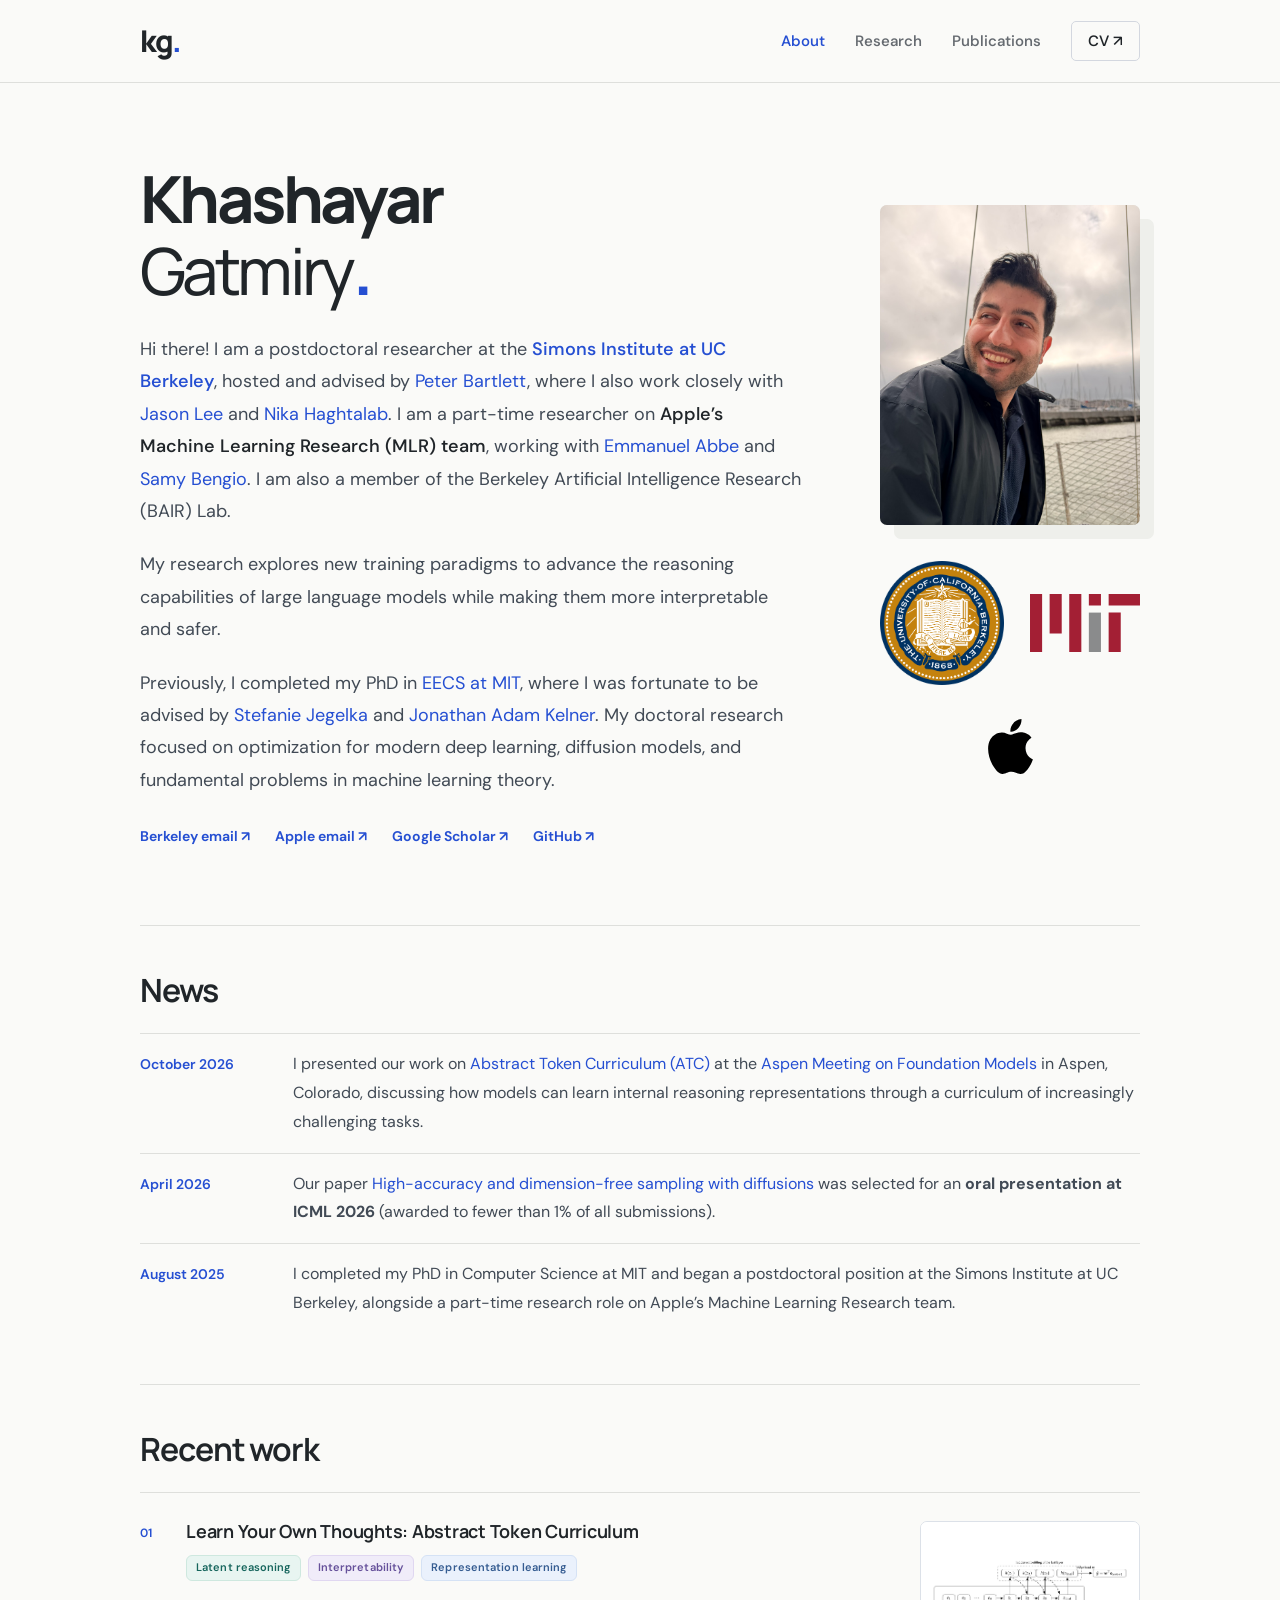
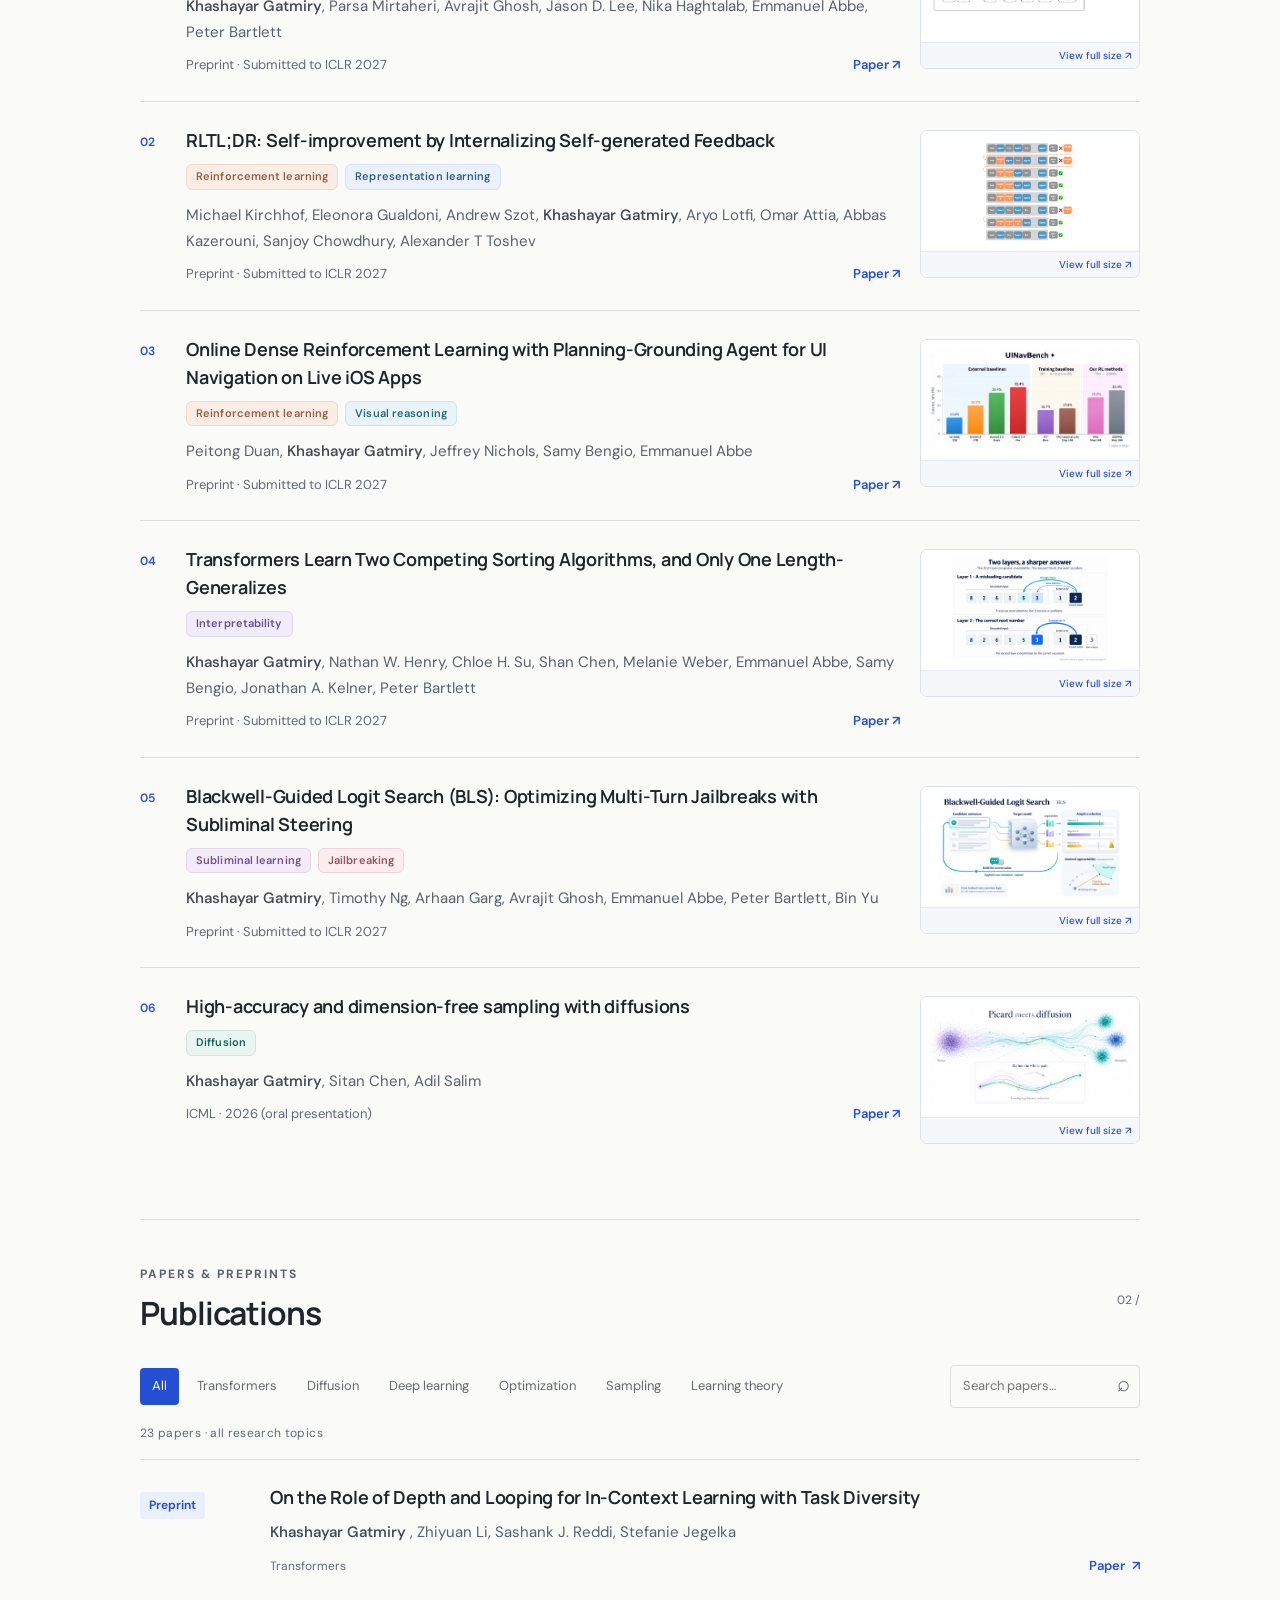
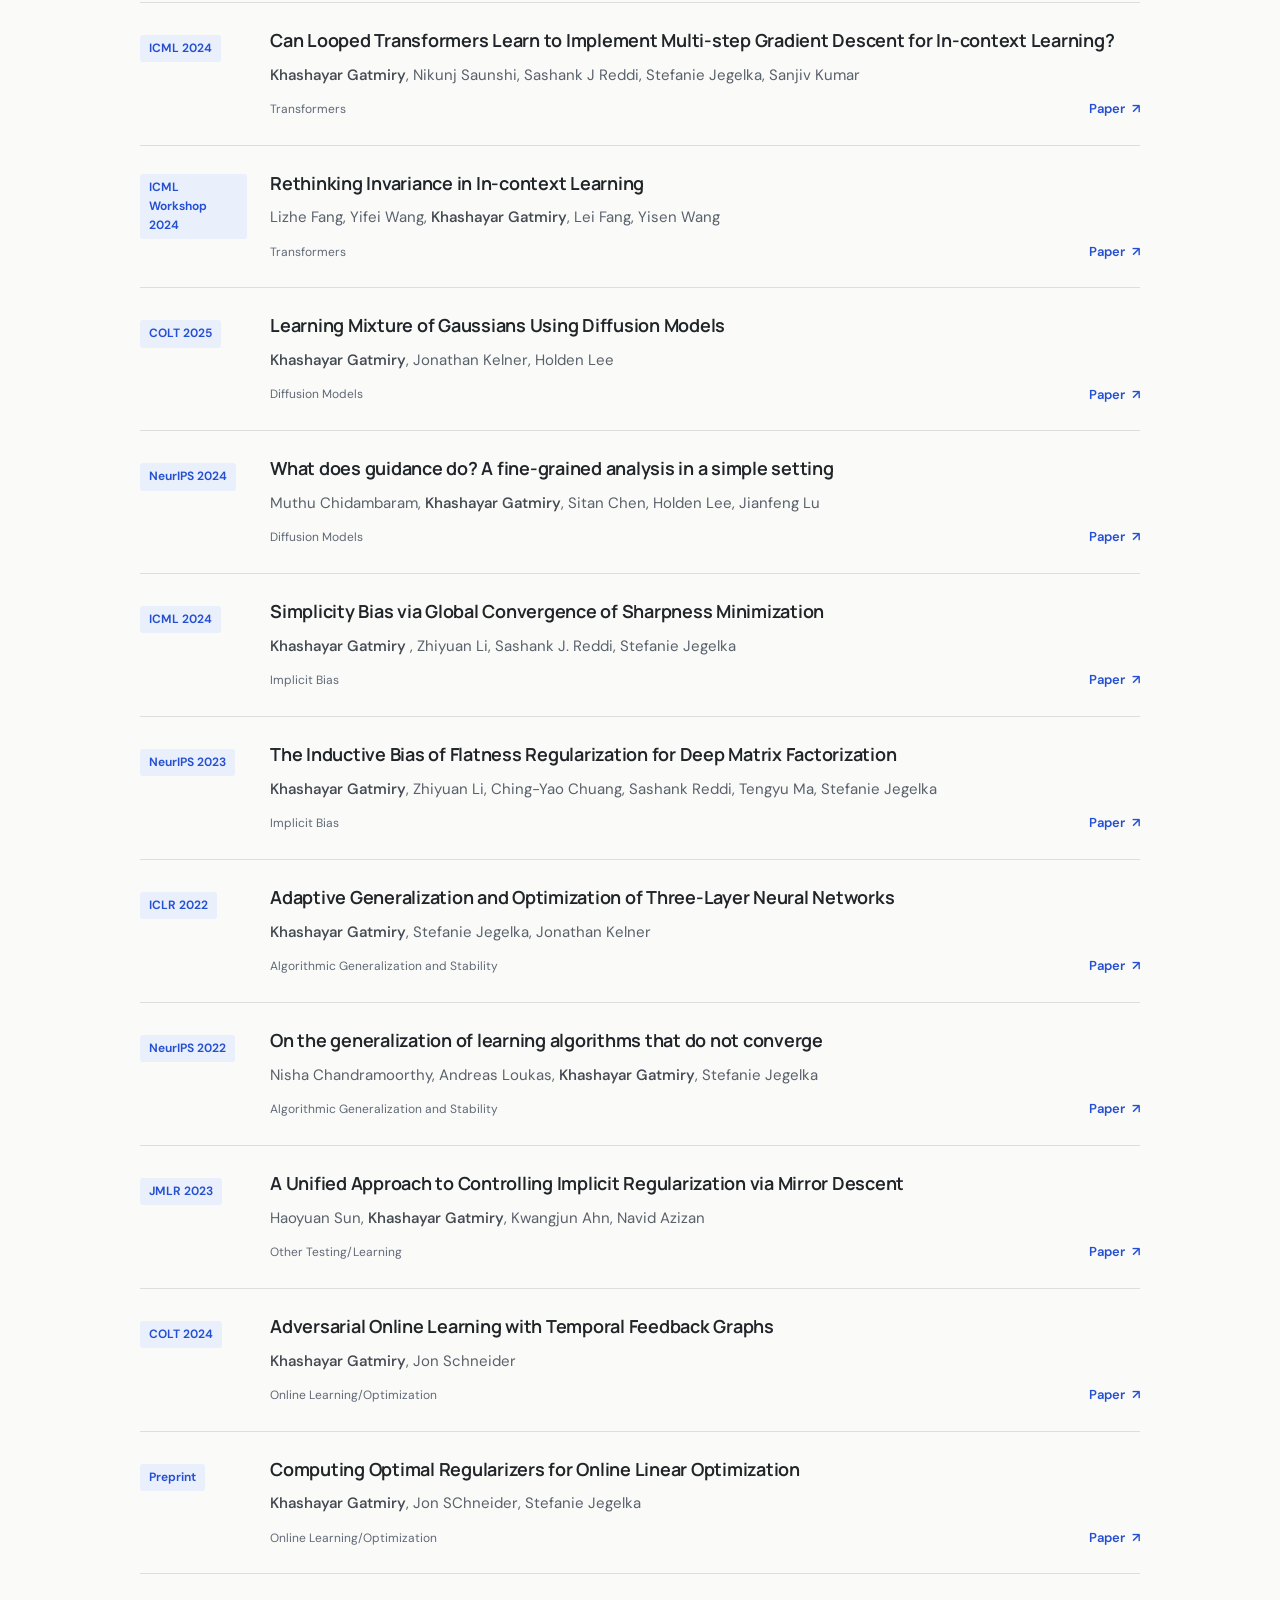
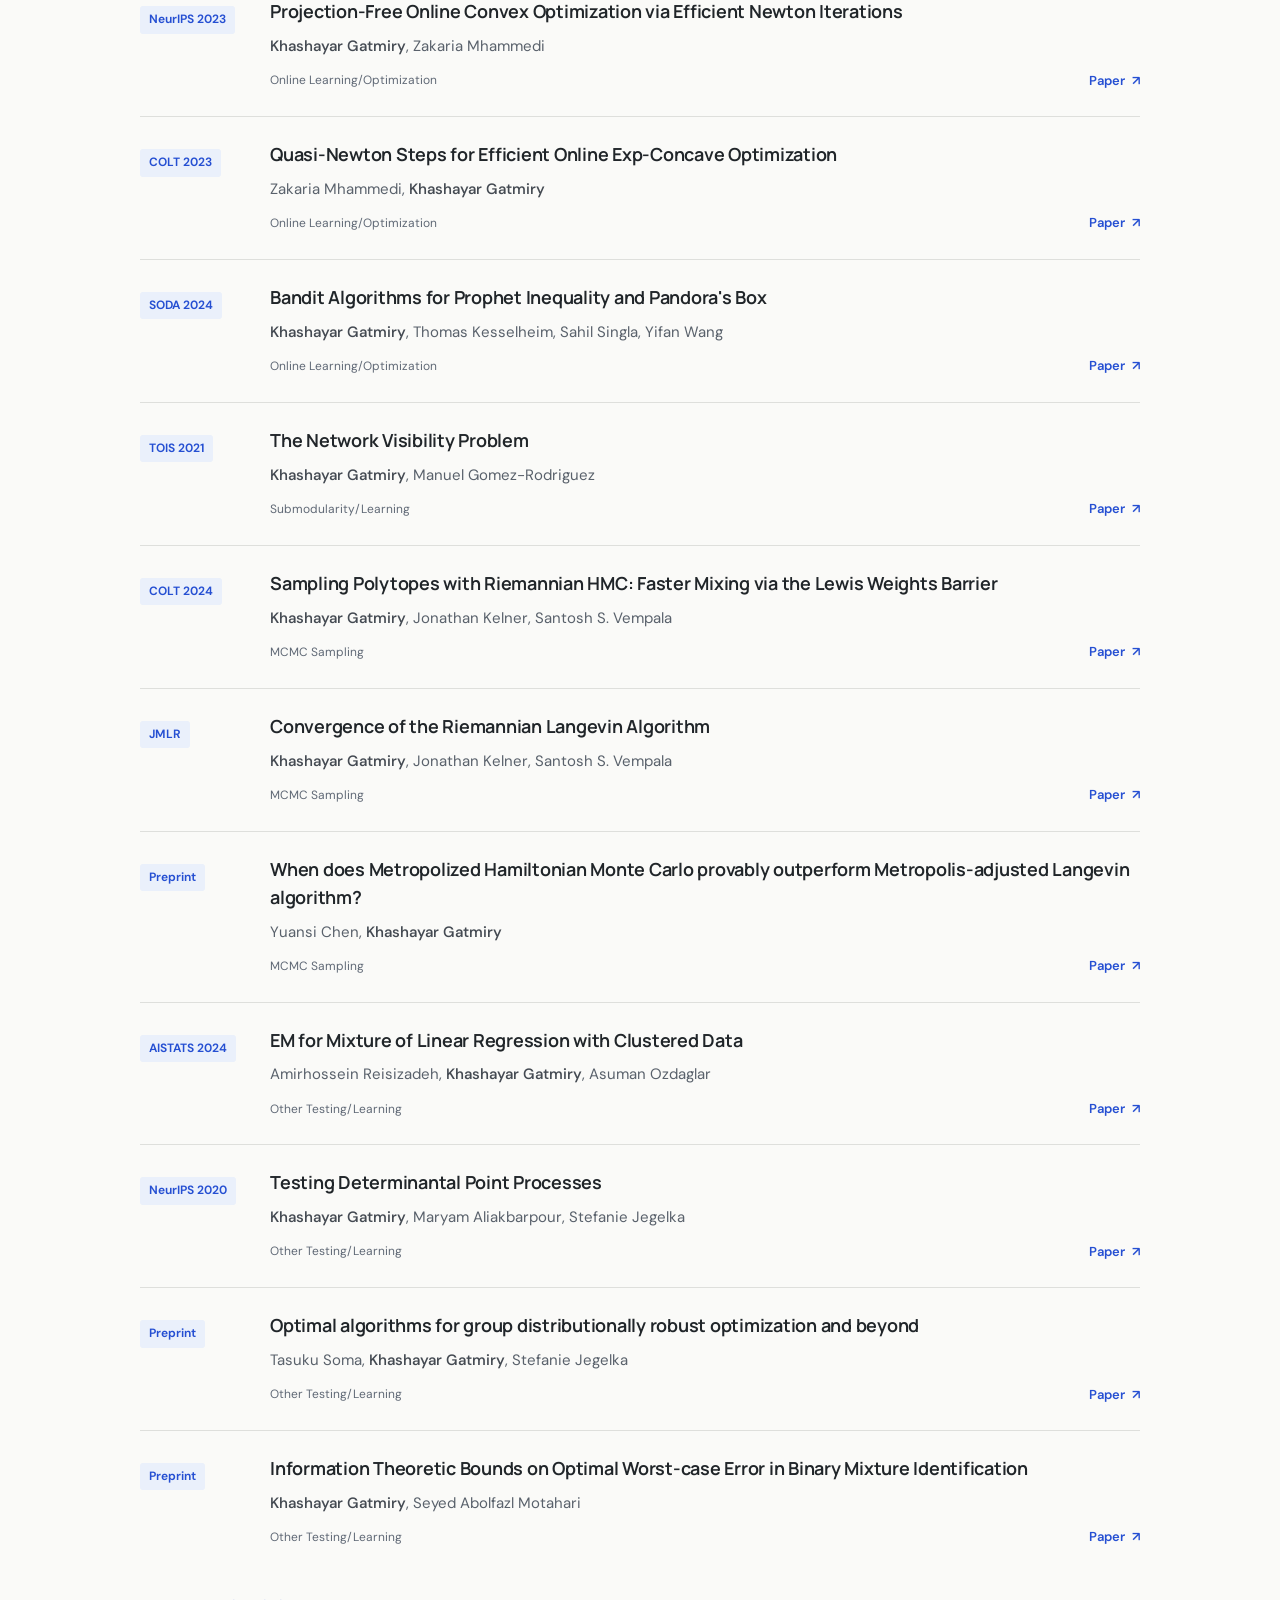
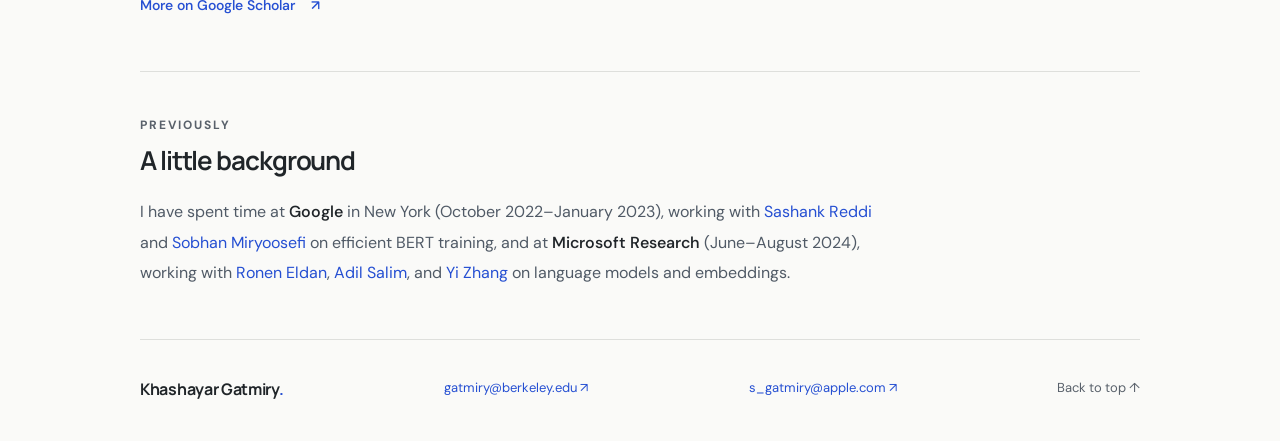
<file: index.html>
<!doctype html>
<html lang="en"><head><meta charset="utf-8"><meta name="viewport" content="width=device-width,initial-scale=1"><title>Khashayar Gatmiry — Research</title><meta name="theme-color" content="#fafaf8"><meta property="og:title" content="Khashayar Gatmiry"><meta property="og:type" content="website"><link rel="canonical" href="https://gatmiry.github.io/"><link rel="icon" href="assets/favicon.svg" type="image/svg+xml"><link rel="stylesheet" href="assets/style.css?v=20261102-clean-marks"><script src="assets/site.js?v=20261031-paper-dialog" defer></script></head>
<body><a class="skip" href="#main">Skip to content</a><header class="site-header"><div class="nav-wrap"><a class="wordmark" href="#about" aria-label="Khashayar Gatmiry home">kg<span>.</span></a><nav aria-label="Main navigation"><a class="nav-link active" href="#about">About</a><a class="nav-link" href="#research">Research</a><a class="nav-link" href="#publications">Publications</a><a class="cv-nav" href="pdfs/CV.pdf" target="_blank" rel="noopener">CV <span aria-hidden="true">↗</span></a></nav></div></header>
<main id="main"><section class="intro" id="about"><div class="intro-copy"><h1>Khashayar<br><span>Gatmiry</span><span class="name-dot">.</span></h1><p>Hi there! I am a postdoctoral researcher at the <strong><a href="https://simons.berkeley.edu/" target="_blank" rel="noopener">Simons Institute at UC Berkeley</a></strong>, hosted and advised by <a href="https://www.stat.berkeley.edu/~bartlett/" target="_blank" rel="noopener">Peter Bartlett</a>, where I also work closely with <a href="https://jasondlee88.github.io/" target="_blank" rel="noopener">Jason Lee</a> and <a href="https://nika-haghtalab.com/" target="_blank" rel="noopener">Nika Haghtalab</a>. I am a part-time researcher on <strong>Apple’s Machine Learning Research (MLR) team</strong>, working with <a href="https://abbelab.ai/" target="_blank" rel="noopener">Emmanuel Abbe</a> and <a href="https://bengio.abracadoudou.com/" target="_blank" rel="noopener">Samy Bengio</a>. I am also a member of the Berkeley Artificial Intelligence Research (BAIR) Lab.</p><p>My research explores new training paradigms to advance the reasoning capabilities of large language models while making them more interpretable and safer.</p><p>Previously, I completed my PhD in <a href="https://www.csail.mit.edu/">EECS at MIT</a>, where I was fortunate to be advised by <a href="https://people.csail.mit.edu/stefje/">Stefanie Jegelka</a> and <a href="https://people.csail.mit.edu/kelner/">Jonathan Adam Kelner</a>. My doctoral research focused on optimization for modern deep learning, diffusion models, and fundamental problems in machine learning theory.</p><div class="socials"><a href="mailto:gatmiry@berkeley.edu">Berkeley email ↗</a><a href="mailto:s_gatmiry@apple.com">Apple email ↗</a><a href="https://scholar.google.com/citations?user=w8XocYQAAAAJ&amp;hl=en" target="_blank" rel="noopener">Google Scholar ↗</a><a href="https://github.com/gatmiry" target="_blank" rel="noopener">GitHub ↗</a></div></div><aside class="portrait-block"><div class="portrait-frame"><img src="assets/portrait-new.jpeg" alt="Khashayar Gatmiry" width="1536" height="2048" fetchpriority="high"></div><div class="affiliation-logos" aria-label="Research affiliations"><div class="academic-logos"><a class="affiliation-berkeley-seal" href="https://www.berkeley.edu/" target="_blank" rel="noopener" aria-label="University of California, Berkeley"><img src="assets/berkeley-seal.png" alt="University of California, Berkeley seal" loading="lazy" decoding="async"></a><a class="affiliation-mit" href="https://www.mit.edu/" target="_blank" rel="noopener" aria-label="Massachusetts Institute of Technology"><img src="assets/mit-mark.svg" alt="MIT" loading="lazy" decoding="async"></a></div><a class="affiliation-apple" href="https://machinelearning.apple.com/" target="_blank" rel="noopener" aria-label="Apple Machine Learning Research"><img class="apple-affiliation-image" src="assets/apple-mark.svg" alt="" loading="lazy" decoding="async"></a></div></aside></section>
<section id="news" class="publications-section news-section" aria-labelledby="news-title"><div class="section-heading"><h2 id="news-title">News</h2></div><ul class="news-list"><li><time datetime="2026-10">October 2026</time><p>I presented our work on <a href="https://arxiv.org/abs/2609.19717" target="_blank" rel="noopener">Abstract Token Curriculum (ATC)</a> at the <a href="https://math.mit.edu/~rigollet/Aspen26/" target="_blank" rel="noopener">Aspen Meeting on Foundation Models</a> in Aspen, Colorado, discussing how models can learn internal reasoning representations through a curriculum of increasingly challenging tasks.</p></li><li><time datetime="2026-04">April 2026</time><p>Our paper <a href="https://arxiv.org/abs/2601.10708" target="_blank" rel="noopener">High-accuracy and dimension-free sampling with diffusions</a> was selected for an <strong>oral presentation at ICML 2026</strong> (awarded to fewer than 1% of all submissions).</p></li><li><time datetime="2025-08">August 2025</time><p>I completed my PhD in Computer Science at MIT and began a postdoctoral position at the Simons Institute at UC Berkeley, alongside a part-time research role on Apple’s Machine Learning Research team.</p></li></ul></section>
<section id="recent-work" class="publications-section recent-work" aria-labelledby="recent-title"><div class="section-heading"><h2 id="recent-title">Recent work</h2></div><div class="recent-list"><article class="recent-item recent-item-with-figure"><span class="recent-number" aria-hidden="true">01</span><div><h3><a href="https://arxiv.org/abs/2609.19717" target="_blank" rel="noopener">Learn Your Own Thoughts: Abstract Token Curriculum</a></h3><ul class="research-tags" aria-label="Research topics"><li class="research-tag research-tag-latent">Latent reasoning</li><li class="research-tag research-tag-interpretability">Interpretability</li><li class="research-tag research-tag-representation">Representation learning</li></ul><p class="authors"><strong>Khashayar Gatmiry</strong>, Parsa Mirtaheri, Avrajit Ghosh, Jason D. Lee, Nika Haghtalab, Emmanuel Abbe, Peter Bartlett</p><div class="paper-meta"><span>Preprint · Submitted to ICLR 2027</span><a class="paper-link" href="https://arxiv.org/abs/2609.19717" target="_blank" rel="noopener" aria-label="Read Learn Your Own Thoughts: Abstract Token Curriculum">Paper ↗</a></div></div><figure class="recent-figure"><a data-paper-dialog="atc-dialog" aria-haspopup="dialog" aria-controls="atc-dialog" class="recent-figure-link" href="assets/papers/atc-overview.png" target="_blank" rel="noopener" aria-label="Expand the Abstract Token Curriculum diagram and read the abstract"><img src="assets/papers/atc-overview.png" alt="Abstract Token Curriculum architecture: input embeddings feed a sequence of abstract tokens, with last-layer hidden embeddings passed between reasoning steps and a final linear prediction head." width="1772" height="514" loading="lazy" decoding="async"></a><figcaption><span>Abstract Token Curriculum · Method overview</span><a data-paper-dialog="atc-dialog" aria-haspopup="dialog" aria-controls="atc-dialog" href="assets/papers/atc-overview.png" target="_blank" rel="noopener">View full size ↗</a></figcaption></figure></article>
<article class="recent-item recent-item-with-figure"><span class="recent-number" aria-hidden="true">02</span><div><h3><a href="https://arxiv.org/abs/2609.37633" target="_blank" rel="noopener">RLTL;DR: Self-improvement by Internalizing Self-generated Feedback</a></h3><ul class="research-tags" aria-label="Research topics"><li class="research-tag research-tag-rl">Reinforcement learning</li><li class="research-tag research-tag-representation">Representation learning</li></ul><p class="authors">Michael Kirchhof, Eleonora Gualdoni, Andrew Szot, <strong>Khashayar Gatmiry</strong>, Aryo Lotfi, Omar Attia, Abbas Kazerouni, Sanjoy Chowdhury, Alexander T Toshev</p><div class="paper-meta"><span>Preprint · Submitted to ICLR 2027</span><a class="paper-link" href="https://arxiv.org/abs/2609.37633" target="_blank" rel="noopener" aria-label="Read RLTL;DR: Self-improvement by Internalizing Self-generated Feedback">Paper ↗</a></div></div><figure class="recent-figure"><a class="recent-figure-link" href="assets/papers/rltldr-overview.png" data-paper-dialog="rltldr-dialog" aria-haspopup="dialog" aria-controls="rltldr-dialog" aria-label="Expand the RLTL;DR figure and read about this work"><img src="assets/papers/rltldr-overview.png" width="1224" height="1274" loading="lazy" decoding="async" alt="An agent retries a task, writes short insights after failed attempts, reuses those insights, and eventually succeeds without them."></a><figcaption><a href="assets/papers/rltldr-overview.png" data-paper-dialog="rltldr-dialog" aria-haspopup="dialog" aria-controls="rltldr-dialog">View full size ↗</a></figcaption></figure></article>
<article class="recent-item recent-item-with-figure"><span class="recent-number" aria-hidden="true">03</span><div><h3><a href="https://arxiv.org/abs/2610.39264" target="_blank" rel="noopener">Online Dense Reinforcement Learning with Planning-Grounding Agent for UI Navigation on Live iOS Apps</a></h3><ul class="research-tags" aria-label="Research topics"><li class="research-tag research-tag-rl">Reinforcement learning</li><li class="research-tag research-tag-visual">Visual reasoning</li></ul><p class="authors">Peitong Duan, <strong>Khashayar Gatmiry</strong>, Jeffrey Nichols, Samy Bengio, Emmanuel Abbe</p><div class="paper-meta"><span>Preprint · Submitted to ICLR 2027</span><a class="paper-link" href="https://arxiv.org/abs/2610.39264" target="_blank" rel="noopener" aria-label="Read Online Dense Reinforcement Learning with Planning-Grounding Agent for UI Navigation on Live iOS Apps">Paper ↗</a></div></div><figure class="recent-figure"><a class="recent-figure-link" href="assets/papers/uinavbench-success-rates.webp" data-paper-dialog="uinav-dialog" aria-haspopup="dialog" aria-controls="uinav-dialog" aria-label="Expand the UINavBench chart and read about UI Navigation"><img src="assets/papers/uinavbench-success-rates.webp" width="1774" height="887" loading="lazy" decoding="async" alt="UINavBench success rates: SFT 16.7%, terminal-only PPO 17.6%, dense-reward PPO 25.5%, and GiGPPO 30.4%, alongside external baselines."></a><figcaption><a href="assets/papers/uinavbench-success-rates.webp" data-paper-dialog="uinav-dialog" aria-haspopup="dialog" aria-controls="uinav-dialog">View full size ↗</a></figcaption></figure></article>
<article class="recent-item recent-item-with-figure"><span class="recent-number" aria-hidden="true">04</span><div><h3><a href="https://arxiv.org/abs/2610.26974" target="_blank" rel="noopener">Transformers Learn Two Competing Sorting Algorithms, and Only One Length-Generalizes</a></h3><ul class="research-tags" aria-label="Research topics"><li class="research-tag research-tag-interpretability">Interpretability</li></ul><p class="authors"><strong>Khashayar Gatmiry</strong>, Nathan W. Henry, Chloe H. Su, Shan Chen, Melanie Weber, Emmanuel Abbe, Samy Bengio, Jonathan A. Kelner, Peter Bartlett</p><div class="paper-meta"><span>Preprint · Submitted to ICLR 2027</span><a class="paper-link" href="https://arxiv.org/abs/2610.26974" target="_blank" rel="noopener" aria-label="Read Transformers Learn Two Competing Sorting Algorithms, and Only One Length-Generalizes">Paper ↗</a></div></div><figure class="recent-figure"><a class="recent-figure-link" href="assets/papers/sorting-attention.png" data-paper-dialog="sorting-dialog" aria-haspopup="dialog" aria-controls="sorting-dialog" aria-label="Expand the sorting attention illustration and read about this work"><img src="assets/papers/sorting-attention.png" width="1536" height="1024" loading="lazy" decoding="async" alt="Two-layer sorting attention: the first layer favors 5 while also attending to 3; the second layer concentrates on 3, the correct next number."></a><figcaption><a href="assets/papers/sorting-attention.png" data-paper-dialog="sorting-dialog" aria-haspopup="dialog" aria-controls="sorting-dialog">View full size ↗</a></figcaption></figure></article>
<article class="recent-item recent-item-with-figure"><span class="recent-number" aria-hidden="true">05</span><div><h3>Blackwell-Guided Logit Search (BLS): Optimizing Multi-Turn Jailbreaks with Subliminal Steering</h3><ul class="research-tags" aria-label="Research topics"><li class="research-tag research-tag-subliminal">Subliminal learning</li><li class="research-tag research-tag-jailbreaking">Jailbreaking</li></ul><p class="authors"><strong>Khashayar Gatmiry</strong>, Timothy Ng, Arhaan Garg, Avrajit Ghosh, Emmanuel Abbe, Peter Bartlett, Bin Yu</p><div class="paper-meta"><span>Preprint · Submitted to ICLR 2027</span></div></div><figure class="recent-figure"><a class="recent-figure-link" href="assets/papers/bls-overview.webp" data-paper-dialog="bls-dialog" aria-haspopup="dialog" aria-controls="bls-dialog" aria-label="Expand the BLS illustration and read about this work"><img src="assets/papers/bls-overview.webp" width="1672" height="941" loading="lazy" decoding="async" alt="Blackwell-Guided Logit Search overview: candidate sentences, target-model logit probes, adaptive selection across objectives, and conversation construction."></a><figcaption><a href="assets/papers/bls-overview.webp" data-paper-dialog="bls-dialog" aria-haspopup="dialog" aria-controls="bls-dialog">View full size ↗</a></figcaption></figure></article><article class="recent-item recent-item-with-figure"><span class="recent-number" aria-hidden="true">06</span><div><h3><a href="https://arxiv.org/abs/2601.10708" target="_blank" rel="noopener">High-accuracy and dimension-free sampling with diffusions</a></h3><ul class="research-tags" aria-label="Research topics"><li class="research-tag research-tag-latent">Diffusion</li></ul><p class="authors"><strong>Khashayar Gatmiry</strong>, Sitan Chen, Adil Salim</p><div class="paper-meta"><span>ICML · 2026 (oral presentation)</span><a class="paper-link" href="https://arxiv.org/abs/2601.10708" target="_blank" rel="noopener">Paper ↗</a></div></div><figure class="recent-figure"><a class="recent-figure-link" href="assets/papers/picard-diffusion.webp" data-paper-dialog="picard-dialog" aria-haspopup="dialog" aria-controls="picard-dialog" aria-label="Expand the Picard diffusion illustration and read about this work"><img src="assets/papers/picard-diffusion.webp" width="1774" height="887" loading="lazy" decoding="async" alt="Picard meets diffusion: noise evolves toward samples, with an inset illustrating iterative refinement of a path using low-degree polynomial collocation."></a><figcaption><a href="assets/papers/picard-diffusion.webp" data-paper-dialog="picard-dialog" aria-haspopup="dialog" aria-controls="picard-dialog">View full size ↗</a></figcaption></figure></article></div></section>
<!-- Research interests temporarily hidden
<section id="research" class="research-section"><div class="section-heading"><div><p class="eyebrow">WHAT I WORK ON</p><h2>Research interests</h2></div><span class="section-number" aria-hidden="true">01 /</span></div><div class="interests"><a href="#publications" data-filter-link="Transformers"><span class="interest-num">01</span><h3>Transformers &amp;<br>in-context learning</h3><p>Depth, looping, and the algorithms learned by language models.</p><span class="interest-arrow" aria-hidden="true">↗</span></a><a href="#publications" data-filter-link="Deep learning"><span class="interest-num">02</span><h3>Optimization &amp;<br>learning theory</h3><p>Implicit bias, generalization, and the geometry of training.</p><span class="interest-arrow" aria-hidden="true">↗</span></a><a href="#publications" data-filter-link="Diffusion"><span class="interest-num">03</span><h3>Sampling &amp;<br>diffusion models</h3><p>Efficient algorithms for sampling and generative modeling.</p><span class="interest-arrow" aria-hidden="true">↗</span></a></div></section>
-->
<section id="publications" class="publications-section"><div class="section-heading"><div><p class="eyebrow">PAPERS &amp; PREPRINTS</p><h2>Publications</h2></div><span class="section-number" aria-hidden="true">02 /</span></div><div class="publication-toolbar"><div class="filters" role="group" aria-label="Filter publications by research topic"><button type="button" data-filter="All" aria-pressed="true">All</button><button type="button" data-filter="Transformers" aria-pressed="false">Transformers</button><button type="button" data-filter="Diffusion" aria-pressed="false">Diffusion</button><button type="button" data-filter="Deep learning" aria-pressed="false">Deep learning</button><button type="button" data-filter="Optimization" aria-pressed="false">Optimization</button><button type="button" data-filter="Sampling" aria-pressed="false">Sampling</button><button type="button" data-filter="Learning theory" aria-pressed="false">Learning theory</button></div><label class="search-label"><span class="sr-only">Search publications</span><input type="search" id="paper-search" placeholder="Search papers…" autocomplete="off"><span aria-hidden="true">⌕</span></label></div><p id="result-count" class="result-count" aria-live="polite">23 papers · organized by research topic</p><div class="paper-list"><article class="paper" data-topic="Transformers"><div class="paper-venue"><span>Preprint</span></div><div><h3><a href="https://arxiv.org/abs/2410.21698" target="_blank" rel="noopener">On the Role of Depth and Looping for In-Context Learning with Task Diversity</a></h3><p class="authors"><strong>Khashayar Gatmiry</strong> , Zhiyuan Li, Sashank J. Reddi, Stefanie Jegelka</p><div class="paper-meta"><span>Transformers</span><a class="paper-link" href="https://arxiv.org/abs/2410.21698" target="_blank" rel="noopener" aria-label="Read On the Role of Depth and Looping for In-Context Learning with Task Diversity">Paper <span aria-hidden="true">↗</span></a></div></div></article>
<article class="paper" data-topic="Transformers"><div class="paper-venue"><span>ICML 2024</span></div><div><h3><a href="https://arxiv.org/abs/2410.08292" target="_blank" rel="noopener">Can Looped Transformers Learn to Implement Multi-step Gradient Descent for In-context Learning?</a></h3><p class="authors"><strong>Khashayar Gatmiry</strong>, Nikunj Saunshi, Sashank J Reddi, Stefanie Jegelka, Sanjiv Kumar</p><div class="paper-meta"><span>Transformers</span><a class="paper-link" href="https://arxiv.org/abs/2410.08292" target="_blank" rel="noopener" aria-label="Read Can Looped Transformers Learn to Implement Multi-step Gradient Descent for In-context Learning?">Paper <span aria-hidden="true">↗</span></a></div></div></article>
<article class="paper" data-topic="Transformers"><div class="paper-venue"><span>ICML Workshop 2024</span></div><div><h3><a href="https://openreview.net/pdf?id=xSDqxxILWg" target="_blank" rel="noopener">Rethinking Invariance in In-context Learning</a></h3><p class="authors">Lizhe Fang, Yifei Wang, <strong>Khashayar Gatmiry</strong>, Lei Fang, Yisen Wang</p><div class="paper-meta"><span>Transformers</span><a class="paper-link" href="https://openreview.net/pdf?id=xSDqxxILWg" target="_blank" rel="noopener" aria-label="Read Rethinking Invariance in In-context Learning">Paper <span aria-hidden="true">↗</span></a></div></div></article>
<article class="paper" data-topic="Diffusion" data-hide-from-all="true" hidden><div class="paper-venue"><span>ICML 2026</span></div><div><h3><a href="https://arxiv.org/abs/2601.10708" target="_blank" rel="noopener">High-accuracy and dimension-free sampling with diffusions</a></h3><p class="authors"><strong>Khashayar Gatmiry</strong>, Sitan Chen, Adil Salim</p><div class="paper-meta"><span>Diffusion Models</span><a class="paper-link" href="https://arxiv.org/abs/2601.10708" target="_blank" rel="noopener">Paper ↗</a></div></div></article>
<article class="paper" data-topic="Diffusion"><div class="paper-venue"><span>COLT 2025</span></div><div><h3><a href="https://arxiv.org/abs/2404.18869" target="_blank" rel="noopener">Learning Mixture of Gaussians Using Diffusion Models</a></h3><p class="authors"><strong>Khashayar Gatmiry</strong>, Jonathan Kelner, Holden Lee</p><div class="paper-meta"><span>Diffusion Models</span><a class="paper-link" href="https://arxiv.org/abs/2404.18869" target="_blank" rel="noopener" aria-label="Read Learning Mixture of Gaussians Using Diffusion Models">Paper <span aria-hidden="true">↗</span></a></div></div></article>
<article class="paper" data-topic="Diffusion"><div class="paper-venue"><span>NeurIPS 2024</span></div><div><h3><a href="https://www.arxiv.org/abs/2409.13074" target="_blank" rel="noopener">What does guidance do? A fine-grained analysis in a simple setting</a></h3><p class="authors">Muthu Chidambaram, <strong>Khashayar Gatmiry</strong>, Sitan Chen, Holden Lee, Jianfeng Lu</p><div class="paper-meta"><span>Diffusion Models</span><a class="paper-link" href="https://www.arxiv.org/abs/2409.13074" target="_blank" rel="noopener" aria-label="Read What does guidance do? A fine-grained analysis in a simple setting">Paper <span aria-hidden="true">↗</span></a></div></div></article>
<article class="paper" data-topic="Deep learning"><div class="paper-venue"><span>ICML 2024</span></div><div><h3><a href="https://proceedings.mlr.press/v235/gatmiry24a.html" target="_blank" rel="noopener">Simplicity Bias via Global Convergence of Sharpness Minimization</a></h3><p class="authors"><strong>Khashayar Gatmiry</strong> , Zhiyuan Li, Sashank J. Reddi, Stefanie Jegelka</p><div class="paper-meta"><span>Implicit Bias</span><a class="paper-link" href="https://proceedings.mlr.press/v235/gatmiry24a.html" target="_blank" rel="noopener" aria-label="Read Simplicity Bias via Global Convergence of Sharpness Minimization">Paper <span aria-hidden="true">↗</span></a></div></div></article>
<article class="paper" data-topic="Deep learning"><div class="paper-venue"><span>NeurIPS 2023</span></div><div><h3><a href="https://arxiv.org/abs/2306.13239" target="_blank" rel="noopener">The Inductive Bias of Flatness Regularization for Deep Matrix Factorization</a></h3><p class="authors"><strong>Khashayar Gatmiry</strong>, Zhiyuan Li, Ching-Yao Chuang, Sashank Reddi, Tengyu Ma, Stefanie Jegelka</p><div class="paper-meta"><span>Implicit Bias</span><a class="paper-link" href="https://arxiv.org/abs/2306.13239" target="_blank" rel="noopener" aria-label="Read The Inductive Bias of Flatness Regularization for Deep Matrix Factorization">Paper <span aria-hidden="true">↗</span></a></div></div></article>
<article class="paper" data-topic="Deep learning"><div class="paper-venue"><span>ICLR 2022</span></div><div><h3><a href="https://par.nsf.gov/biblio/10406731-adaptive-generalization-optimization-three-layer-neural-networks" target="_blank" rel="noopener">Adaptive Generalization and Optimization of Three-Layer Neural Networks</a></h3><p class="authors"><strong>Khashayar Gatmiry</strong>, Stefanie Jegelka, Jonathan Kelner</p><div class="paper-meta"><span>Algorithmic Generalization and Stability</span><a class="paper-link" href="https://par.nsf.gov/biblio/10406731-adaptive-generalization-optimization-three-layer-neural-networks" target="_blank" rel="noopener" aria-label="Read Adaptive Generalization and Optimization of Three-Layer Neural Networks">Paper <span aria-hidden="true">↗</span></a></div></div></article>
<article class="paper" data-topic="Deep learning"><div class="paper-venue"><span>NeurIPS 2022</span></div><div><h3><a href="https://openreview.net/forum?id=4tGggvizjd8" target="_blank" rel="noopener">On the generalization of learning algorithms that do not converge</a></h3><p class="authors">Nisha Chandramoorthy, Andreas Loukas, <strong>Khashayar Gatmiry</strong>, Stefanie Jegelka</p><div class="paper-meta"><span>Algorithmic Generalization and Stability</span><a class="paper-link" href="https://openreview.net/forum?id=4tGggvizjd8" target="_blank" rel="noopener" aria-label="Read On the generalization of learning algorithms that do not converge">Paper <span aria-hidden="true">↗</span></a></div></div></article>
<article class="paper" data-topic="Deep learning"><div class="paper-venue"><span>JMLR 2023</span></div><div><h3><a href="https://arxiv.org/abs/2306.13853" target="_blank" rel="noopener">A Unified Approach to Controlling Implicit Regularization via Mirror Descent</a></h3><p class="authors">Haoyuan Sun, <strong>Khashayar Gatmiry</strong>, Kwangjun Ahn, Navid Azizan</p><div class="paper-meta"><span>Other Testing/Learning</span><a class="paper-link" href="https://arxiv.org/abs/2306.13853" target="_blank" rel="noopener" aria-label="Read A Unified Approach to Controlling Implicit Regularization via Mirror Descent">Paper <span aria-hidden="true">↗</span></a></div></div></article>
<article class="paper" data-topic="Optimization"><div class="paper-venue"><span>COLT 2024</span></div><div><h3><a href="https://proceedings.mlr.press/v247/gatmiry24b.html" target="_blank" rel="noopener">Adversarial Online Learning with Temporal Feedback Graphs</a></h3><p class="authors"><strong>Khashayar Gatmiry</strong>, Jon Schneider</p><div class="paper-meta"><span>Online Learning/Optimization</span><a class="paper-link" href="https://proceedings.mlr.press/v247/gatmiry24b.html" target="_blank" rel="noopener" aria-label="Read Adversarial Online Learning with Temporal Feedback Graphs">Paper <span aria-hidden="true">↗</span></a></div></div></article>
<article class="paper" data-topic="Optimization"><div class="paper-venue"><span>Preprint</span></div><div><h3><a href="https://arxiv.org/abs/2410.17336" target="_blank" rel="noopener">Computing Optimal Regularizers for Online Linear Optimization</a></h3><p class="authors"><strong>Khashayar Gatmiry</strong>, Jon SChneider, Stefanie Jegelka</p><div class="paper-meta"><span>Online Learning/Optimization</span><a class="paper-link" href="https://arxiv.org/abs/2410.17336" target="_blank" rel="noopener" aria-label="Read Computing Optimal Regularizers for Online Linear Optimization">Paper <span aria-hidden="true">↗</span></a></div></div></article>
<article class="paper" data-topic="Optimization"><div class="paper-venue"><span>NeurIPS 2023</span></div><div><h3><a href="https://arxiv.org/abs/2306.11121" target="_blank" rel="noopener">Projection-Free Online Convex Optimization via Efficient Newton Iterations</a></h3><p class="authors"><strong>Khashayar Gatmiry</strong>, Zakaria Mhammedi</p><div class="paper-meta"><span>Online Learning/Optimization</span><a class="paper-link" href="https://arxiv.org/abs/2306.11121" target="_blank" rel="noopener" aria-label="Read Projection-Free Online Convex Optimization via Efficient Newton Iterations">Paper <span aria-hidden="true">↗</span></a></div></div></article>
<article class="paper" data-topic="Optimization"><div class="paper-venue"><span>COLT 2023</span></div><div><h3><a href="https://proceedings.mlr.press/v195/mhammedi23a.html" target="_blank" rel="noopener">Quasi-Newton Steps for Efficient Online Exp-Concave Optimization</a></h3><p class="authors">Zakaria Mhammedi, <strong>Khashayar Gatmiry</strong></p><div class="paper-meta"><span>Online Learning/Optimization</span><a class="paper-link" href="https://proceedings.mlr.press/v195/mhammedi23a.html" target="_blank" rel="noopener" aria-label="Read Quasi-Newton Steps for Efficient Online Exp-Concave Optimization">Paper <span aria-hidden="true">↗</span></a></div></div></article>
<article class="paper" data-topic="Optimization"><div class="paper-venue"><span>SODA 2024</span></div><div><h3><a href="https://arxiv.org/abs/2211.08586" target="_blank" rel="noopener">Bandit Algorithms for Prophet Inequality and Pandora&#x27;s Box</a></h3><p class="authors"><strong>Khashayar Gatmiry</strong>, Thomas Kesselheim, Sahil Singla, Yifan Wang</p><div class="paper-meta"><span>Online Learning/Optimization</span><a class="paper-link" href="https://arxiv.org/abs/2211.08586" target="_blank" rel="noopener" aria-label="Read Bandit Algorithms for Prophet Inequality and Pandora&#x27;s Box">Paper <span aria-hidden="true">↗</span></a></div></div></article>
<article class="paper" data-topic="Optimization"><div class="paper-venue"><span>TOIS 2021</span></div><div><h3><a href="https://dl.acm.org/doi/abs/10.1145/3460475" target="_blank" rel="noopener">The Network Visibility Problem</a></h3><p class="authors"><strong>Khashayar Gatmiry</strong>, Manuel Gomez-Rodriguez</p><div class="paper-meta"><span>Submodularity/Learning</span><a class="paper-link" href="https://dl.acm.org/doi/abs/10.1145/3460475" target="_blank" rel="noopener" aria-label="Read The Network Visibility Problem">Paper <span aria-hidden="true">↗</span></a></div></div></article>
<article class="paper" data-topic="Sampling"><div class="paper-venue"><span>COLT 2024</span></div><div><h3><a href="https://proceedings.mlr.press/v247/gatmiry24a/gatmiry24a.pdf" target="_blank" rel="noopener">Sampling Polytopes with Riemannian HMC: Faster Mixing via the Lewis Weights Barrier</a></h3><p class="authors"><strong>Khashayar Gatmiry</strong>, Jonathan Kelner, Santosh S. Vempala</p><div class="paper-meta"><span>MCMC Sampling</span><a class="paper-link" href="https://proceedings.mlr.press/v247/gatmiry24a/gatmiry24a.pdf" target="_blank" rel="noopener" aria-label="Read Sampling Polytopes with Riemannian HMC: Faster Mixing via the Lewis Weights Barrier">Paper <span aria-hidden="true">↗</span></a></div></div></article>
<article class="paper" data-topic="Sampling"><div class="paper-venue"><span>JMLR</span></div><div><h3><a href="https://arxiv.org/abs/2204.10818" target="_blank" rel="noopener">Convergence of the Riemannian Langevin Algorithm</a></h3><p class="authors"><strong>Khashayar Gatmiry</strong>, Jonathan Kelner, Santosh S. Vempala</p><div class="paper-meta"><span>MCMC Sampling</span><a class="paper-link" href="https://arxiv.org/abs/2204.10818" target="_blank" rel="noopener" aria-label="Read Convergence of the Riemannian Langevin Algorithm">Paper <span aria-hidden="true">↗</span></a></div></div></article>
<article class="paper" data-topic="Sampling"><div class="paper-venue"><span>Preprint</span></div><div><h3><a href="https://arxiv.org/abs/2304.04724" target="_blank" rel="noopener">When does Metropolized Hamiltonian Monte Carlo provably outperform Metropolis-adjusted Langevin algorithm?</a></h3><p class="authors">Yuansi Chen, <strong>Khashayar Gatmiry</strong></p><div class="paper-meta"><span>MCMC Sampling</span><a class="paper-link" href="https://arxiv.org/abs/2304.04724" target="_blank" rel="noopener" aria-label="Read When does Metropolized Hamiltonian Monte Carlo provably outperform Metropolis-adjusted Langevin algorithm?">Paper <span aria-hidden="true">↗</span></a></div></div></article>
<article class="paper" data-topic="Learning theory"><div class="paper-venue"><span>AISTATS 2024</span></div><div><h3><a href="https://proceedings.mlr.press/v238/reisizadeh24a.html" target="_blank" rel="noopener">EM for Mixture of Linear Regression with Clustered Data</a></h3><p class="authors">Amirhossein Reisizadeh, <strong>Khashayar Gatmiry</strong>, Asuman Ozdaglar</p><div class="paper-meta"><span>Other Testing/Learning</span><a class="paper-link" href="https://proceedings.mlr.press/v238/reisizadeh24a.html" target="_blank" rel="noopener" aria-label="Read EM for Mixture of Linear Regression with Clustered Data">Paper <span aria-hidden="true">↗</span></a></div></div></article>
<article class="paper" data-topic="Learning theory"><div class="paper-venue"><span>NeurIPS 2020</span></div><div><h3><a href="https://arxiv.org/abs/2008.03650" target="_blank" rel="noopener">Testing Determinantal Point Processes</a></h3><p class="authors"><strong>Khashayar Gatmiry</strong>, Maryam Aliakbarpour, Stefanie Jegelka</p><div class="paper-meta"><span>Other Testing/Learning</span><a class="paper-link" href="https://arxiv.org/abs/2008.03650" target="_blank" rel="noopener" aria-label="Read Testing Determinantal Point Processes">Paper <span aria-hidden="true">↗</span></a></div></div></article>
<article class="paper" data-topic="Learning theory"><div class="paper-venue"><span>Preprint</span></div><div><h3><a href="https://arxiv.org/abs/2212.13669" target="_blank" rel="noopener">Optimal algorithms for group distributionally robust optimization and beyond</a></h3><p class="authors">Tasuku Soma, <strong>Khashayar Gatmiry</strong>, Stefanie Jegelka</p><div class="paper-meta"><span>Other Testing/Learning</span><a class="paper-link" href="https://arxiv.org/abs/2212.13669" target="_blank" rel="noopener" aria-label="Read Optimal algorithms for group distributionally robust optimization and beyond">Paper <span aria-hidden="true">↗</span></a></div></div></article>
<article class="paper" data-topic="Learning theory"><div class="paper-venue"><span>Preprint</span></div><div><h3><a href="https://arxiv.org/abs/1811.07307" target="_blank" rel="noopener">Information Theoretic Bounds on Optimal Worst-case Error in Binary Mixture Identification</a></h3><p class="authors"><strong>Khashayar Gatmiry</strong>, Seyed Abolfazl Motahari</p><div class="paper-meta"><span>Other Testing/Learning</span><a class="paper-link" href="https://arxiv.org/abs/1811.07307" target="_blank" rel="noopener" aria-label="Read Information Theoretic Bounds on Optimal Worst-case Error in Binary Mixture Identification">Paper <span aria-hidden="true">↗</span></a></div></div></article>


</div><p class="empty" hidden>No matching papers. Try another topic or search.</p><a class="scholar-link" href="https://scholar.google.com/citations?user=w8XocYQAAAAJ&amp;hl=en" target="_blank" rel="noopener">More on Google Scholar <span aria-hidden="true">↗</span></a></section>
<section class="background" id="background"><p class="eyebrow">PREVIOUSLY</p><h2>A little background</h2><p>I have spent time at <strong>Google</strong> in New York (October 2022–January 2023), working with <a href="https://www.cs.cmu.edu/~sjakkamr/" target="_blank" rel="noopener">Sashank Reddi</a> and <a href="https://miryoosefi.github.io/" target="_blank" rel="noopener">Sobhan Miryoosefi</a> on efficient BERT training, and at <strong>Microsoft Research</strong> (June–August 2024), working with <a href="https://www.wisdom.weizmann.ac.il/~ronene/" target="_blank" rel="noopener">Ronen Eldan</a>, <a href="https://adil-salim.github.io/" target="_blank" rel="noopener">Adil Salim</a>, and <a href="https://www.yi-zhang.me/" target="_blank" rel="noopener">Yi Zhang</a> on language models and embeddings.</p></section><footer><div><a class="footer-name" href="#about">Khashayar Gatmiry<span>.</span></a></div><a href="mailto:gatmiry@berkeley.edu">gatmiry@berkeley.edu ↗</a><a href="mailto:s_gatmiry@apple.com">s_gatmiry@apple.com ↗</a><a class="back-top" href="#about">Back to top ↑</a></footer></main><dialog id="atc-dialog" class="paper-dialog" aria-labelledby="atc-dialog-title"><div class="paper-dialog-panel"><header class="paper-dialog-header"><div><p class="eyebrow">ABSTRACT TOKEN CURRICULUM</p><h2 id="atc-dialog-title" tabindex="-1">Learn Your Own Thoughts: Abstract Token Curriculum</h2></div><button class="paper-dialog-close" type="button" aria-label="Close paper preview" autofocus>×</button></header><div class="paper-dialog-image"><img src="assets/papers/atc-overview.png" width="1772" height="514" alt="Abstract Token Curriculum architecture showing abstract reasoning tokens, hidden embeddings, and the final prediction head."></div><section class="paper-dialog-abstract" aria-label="About this work"><p>Teaching a language model to reason often involves showing it worked-out solutions. We explore a different approach: give the model easier problems first, gradually make them harder, and let it develop its own internal scratchpad. We call this <strong>Abstract Token Curriculum (ATC)</strong>. The model learns from the correct answers, without being told what its intermediate steps should be.</p><p>On a task that asks whether two nodes in a graph are connected, our method reaches <strong>99.9% accuracy</strong>. It reaches 95% accuracy in <strong>51 training epochs, compared with 132</strong> for a competing method that also receives guidance on intermediate steps. In our eight-digit addition experiments, our best variant gets the entire answer right <strong>99.6% of the time</strong>, while that competing method scores 0% in the same setup.</p><p>The combination matters: on the graph task, giving the model only an easier-to-harder training schedule, or only an internal scratchpad, leaves it performing near chance.</p><div class="paper-dialog-abstract-heading"><a href="https://arxiv.org/abs/2609.19717" target="_blank" rel="noopener">Read paper ↗</a></div></section></div></dialog><dialog id="sorting-dialog" class="paper-dialog" aria-labelledby="sorting-dialog-title"><div class="paper-dialog-panel"><header class="paper-dialog-header"><div><p class="eyebrow">HOW TRANSFORMERS LEARN TO SORT</p><h2 id="sorting-dialog-title" tabindex="-1">Transformers Learn Two Competing Sorting Algorithms, and Only One Length-Generalizes</h2></div><button class="paper-dialog-close" type="button" aria-label="Close paper preview" autofocus>×</button></header><div class="paper-dialog-image"><img src="assets/papers/sorting-attention.png" width="1536" height="1024" alt="Illustrative attention pattern: layer one favors 5, but layer two selects the correct successor, 3."></div><section class="paper-dialog-abstract" aria-label="About this work"><p>Two transformers can learn to sort the same training examples almost perfectly—and still learn different algorithms. In our experiments, models trained only on lists of one fixed length settle into two distinct solutions. One effectively sorts with a single attention layer and struggles with longer lists. The other uses both layers and <strong>generalizes perfectly to the longer lists we test</strong>. Changing the initial weights can steer which solution the model learns.</p><p>Longer lists bring a subtle challenge: nearby numbers become more common. Cases that were rare during training can suddenly matter a lot. The two-layer solution divides the work between its layers, helping it handle these cases.</p><p>The illustration shows how the layers can cooperate. The first gathers a few candidates—even favoring 5 over the correct answer, 3. That information gives the second layer a narrower range to search, allowing it to focus on 3. Getting the training answers right, it turns out, can hide very different ways of solving the problem.</p><div class="paper-dialog-abstract-heading"><a href="https://arxiv.org/abs/2610.26974" target="_blank" rel="noopener">Read paper ↗</a></div></section></div></dialog><dialog id="rltldr-dialog" class="paper-dialog" aria-labelledby="rltldr-dialog-title"><div class="paper-dialog-panel"><header class="paper-dialog-header"><div><p class="eyebrow">LEARNING FROM SELF-GENERATED FEEDBACK</p><h2 id="rltldr-dialog-title" tabindex="-1">RLTL;DR: Self-improvement by Internalizing Self-generated Feedback</h2></div><button class="paper-dialog-close" type="button" aria-label="Close paper preview" autofocus>×</button></header><div class="paper-dialog-image"><img src="assets/papers/rltldr-overview.png" width="1224" height="1274" alt="RLTL;DR training loop: failed attempts produce insights that guide later attempts and are gradually internalized by the agent."></div><section class="paper-dialog-abstract" aria-label="About this work"><p>Rewarding successful attempts works well when an AI agent occasionally gets things right. But on a problem it never solves, there is little success to learn from. Our approach, <strong>RLTL;DR</strong>, gives failed attempts a more useful role: the agent reads the feedback from a checker, writes a short lesson for itself, and tries again with that lesson in mind. Training then helps it absorb those lessons so it can use them without needing the notes.</p><p>We test this on coding and tool-use problems where the starting model failed all 128 initial attempts. Standard reinforcement learning leaves first-attempt success at <strong>0–1%</strong>. Our method raises it to <strong>12–13%, even with no notes provided at test time</strong>.</p><p>Surprisingly, training on just <strong>4,000 problem-and-insight pairs</strong> recovers almost the full benefit of the larger training process. A brief lesson about what to keep in mind can carry much of the useful learning from an entire attempt.</p><div class="paper-dialog-abstract-heading"><a href="https://arxiv.org/abs/2609.37633" target="_blank" rel="noopener">Read paper ↗</a></div></section></div></dialog><dialog id="uinav-dialog" class="paper-dialog" aria-labelledby="uinav-dialog-title"><div class="paper-dialog-panel"><header class="paper-dialog-header"><div><p class="eyebrow">LEARNING TO NAVIGATE LIVE APPS</p><h2 id="uinav-dialog-title" tabindex="-1">Online Dense Reinforcement Learning with Planning-Grounding Agent for UI Navigation on Live iOS Apps</h2></div><button class="paper-dialog-close" type="button" aria-label="Close paper preview" autofocus>×</button></header><div class="paper-dialog-image"><img src="assets/papers/uinavbench-success-rates.webp" width="1774" height="887" alt="UINavBench comparison: UI-TARS 11.0%, Qwen3.8 19.6%, Gemini 3.5 Flash 28.4%, Gemini 3.1 Pro 32.4%, SFT 16.7%, terminal-only PPO 17.6%, PPO 25.5%, and GiGPPO 30.4%."></div><section class="paper-dialog-abstract" aria-label="About this work"><p>Given a task such as adding an item to a shopping cart, our <strong>8B planner</strong> reads the screenshot, task, and action history, then proposes the next step and updates its remaining plan. A separate, fixed <strong>grounding model</strong> converts that instruction into an executable action and screen coordinates. Online reinforcement learning updates the planner through interaction with live iOS apps.</p><p><strong>What earns a reward?</strong> A judge compares before-and-after screenshots against the task and proposed action: progress earns +1, failure earns 0, and acting after completion earns −2. A separate terminal judge rewards task completion. PPO learns from the resulting step-level returns, halving the weight of each successive future dense reward while keeping the terminal reward undiscounted. This limits incentives to prolong a task just to collect intermediate rewards.</p><p><strong>What does GiGPPO change?</strong> PPO’s critic estimates the return expected from a state. GiGPPO additionally supplies the critic with a visually similar state from another rollout of the same task, that neighbor’s observed return, and the screens’ perceptual-hash distance. The critic learns how to use this evidence rather than simply averaging neighboring returns.</p><p><strong>Reading the chart.</strong> At update 168, UINavBench success is 16.7% for the SFT starting model, 17.6% for terminal-only PPO, 25.5% for dense-reward PPO, and 30.4% for GiGPPO. GiGPPO is above Gemini 3.5 Flash’s 28.4% and below Gemini 3.1 Pro’s 32.4% in this comparison.</p><div class="paper-dialog-abstract-heading"><a href="https://arxiv.org/abs/2610.39264" target="_blank" rel="noopener">Read paper ↗</a></div></section></div></dialog><dialog id="picard-dialog" class="paper-dialog" aria-labelledby="picard-dialog-title"><div class="paper-dialog-panel"><header class="paper-dialog-header"><div><p class="eyebrow">PICARD MEETS DIFFUSION</p><h2 id="picard-dialog-title" tabindex="-1">High-accuracy and dimension-free sampling with diffusions</h2></div><button class="paper-dialog-close" type="button" aria-label="Close paper preview" autofocus>×</button></header><div class="paper-dialog-image"><img src="assets/papers/picard-diffusion.webp" width="1774" height="887" alt="Conceptual illustration of diffusion sampling and Picard refinement within a time window; the dots mark polynomial collocation nodes."></div><section class="paper-dialog-abstract" aria-label="About this work"><p>Diffusion sampling turns noise into data by solving a differential equation driven by the <strong>score</strong>, the gradient of a noisy distribution’s log density. Numerical error matters: earlier sampling guarantees require polynomially many iterations in the inverse target error, 1/ε.</p><p><strong>Picard iteration refines a candidate path.</strong> On each short time window, it evaluates the equation’s vector field along the current path, integrates those values, and uses the result as the next path estimate. Our solver makes this finite computation possible through <strong>polynomial collocation</strong>: evaluate at selected times, interpolate with a low-degree polynomial, and integrate that polynomial. The illustration’s inset depicts refinement within one window; the sampler chains multiple windows together.</p><p><strong>Why does this give high accuracy?</strong> We prove that the score along the reverse process admits an accurate low-degree approximation. Combined with Picard contraction, this yields iteration complexity polylogarithmic in 1/ε.</p><p>The guarantee assumes a bounded-support distribution smoothed by Gaussian noise and sufficiently accurate, regular score estimates. “Dimension-free” means dependence through the effective support radius rather than an explicit polynomial in ambient dimension; that radius can still grow with dimension. This is a theoretical sampling guarantee.</p><div class="paper-dialog-abstract-heading"><a href="https://arxiv.org/abs/2601.10708" target="_blank" rel="noopener">Read paper ↗</a></div></section></div></dialog><dialog id="bls-dialog" class="paper-dialog" aria-labelledby="bls-dialog-title"><div class="paper-dialog-panel"><header class="paper-dialog-header"><div><p class="eyebrow">BLACKWELL-GUIDED LOGIT SEARCH</p><h2 id="bls-dialog-title" tabindex="-1">Blackwell-Guided Logit Search (BLS): Optimizing Multi-Turn Jailbreaks with Subliminal Steering</h2></div><button class="paper-dialog-close" type="button" aria-label="Close paper preview" autofocus>×</button></header><div class="paper-dialog-image"><img src="assets/papers/bls-overview.webp" width="1672" height="941" alt="Conceptual BLS workflow showing vector feedback from logit probes and Blackwell approachability prioritizing unmet objectives."></div><section class="paper-dialog-abstract" aria-label="About this work"><p>How can we measure a model’s changing behavior when its replies keep looking like the same refusal? Standard automated red-teaming often generates a full response and asks another model to judge it. That is expensive, and nearly identical refusals can hide differences between candidate conversations.</p><p><strong>BLS measures those differences through next-token scores.</strong> A set of diagnostic questions produces a vector of signals about the target model’s behavior. These signals can distinguish candidate continuations without generating a full target reply for each one or calling an external judge during selection. The method builds conversations incrementally; the target still replies between completed turns, and a judge evaluates the final outcome.</p><p><strong>Why Blackwell approachability?</strong> Each diagnostic signal has a desired range. The selection rule tracks the running-average vector and gives more weight to objectives that remain furthest outside their ranges. Objectives already satisfied receive zero weight. This lets the search respond to several aspects of behavior rather than relying on one fixed score.</p><p><strong>What do the experiments show?</strong> On one hardened 72B medical-role scenario, vector BLS reaches a 37.3% break rate, compared with 7.1% for TAP and 0% for PAIR at matched attacker-token budgets. Across the reported scenario comparisons, it uses 22–37 times fewer target-generated replies; this does not eliminate the cost of logit probes. Separately, the selected scalar BLS variant reaches 61% on JailbreakBench, 74% on HarmBench, and 70% on StrongREJECT. Those benchmark results come from a different variant and include post hoc configuration selection.</p><p>The paper also finds that selecting unchanged sentences from a pretraining corpus can induce persona shifts despite little apparent connection between the sentences and the resulting behavior. These are controlled experiments on open-weight models, and BLS requires access to next-token scores. The findings highlight behavior that surface-text judgments alone can miss.</p><div class="paper-dialog-abstract-heading"><span>Manuscript · Submitted to ICLR 2027</span></div></section></div></dialog></body></html>
</file>
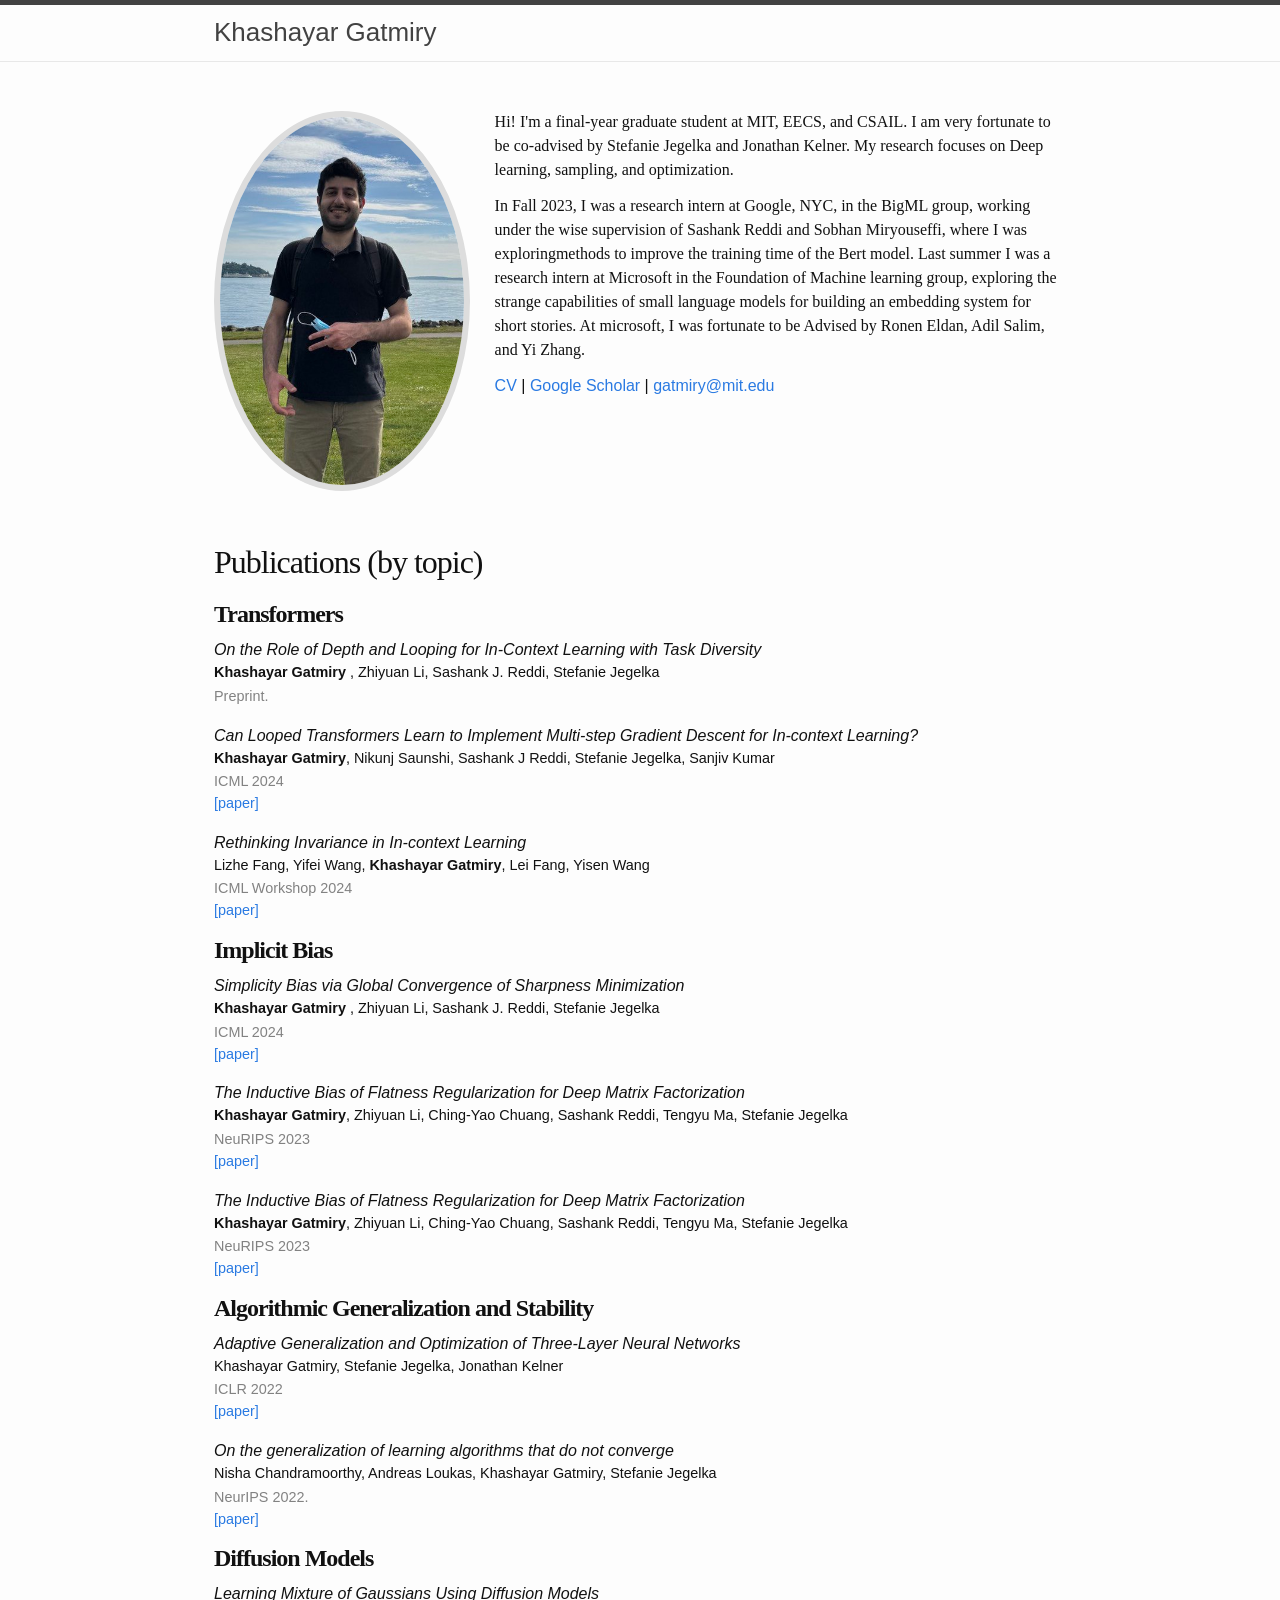
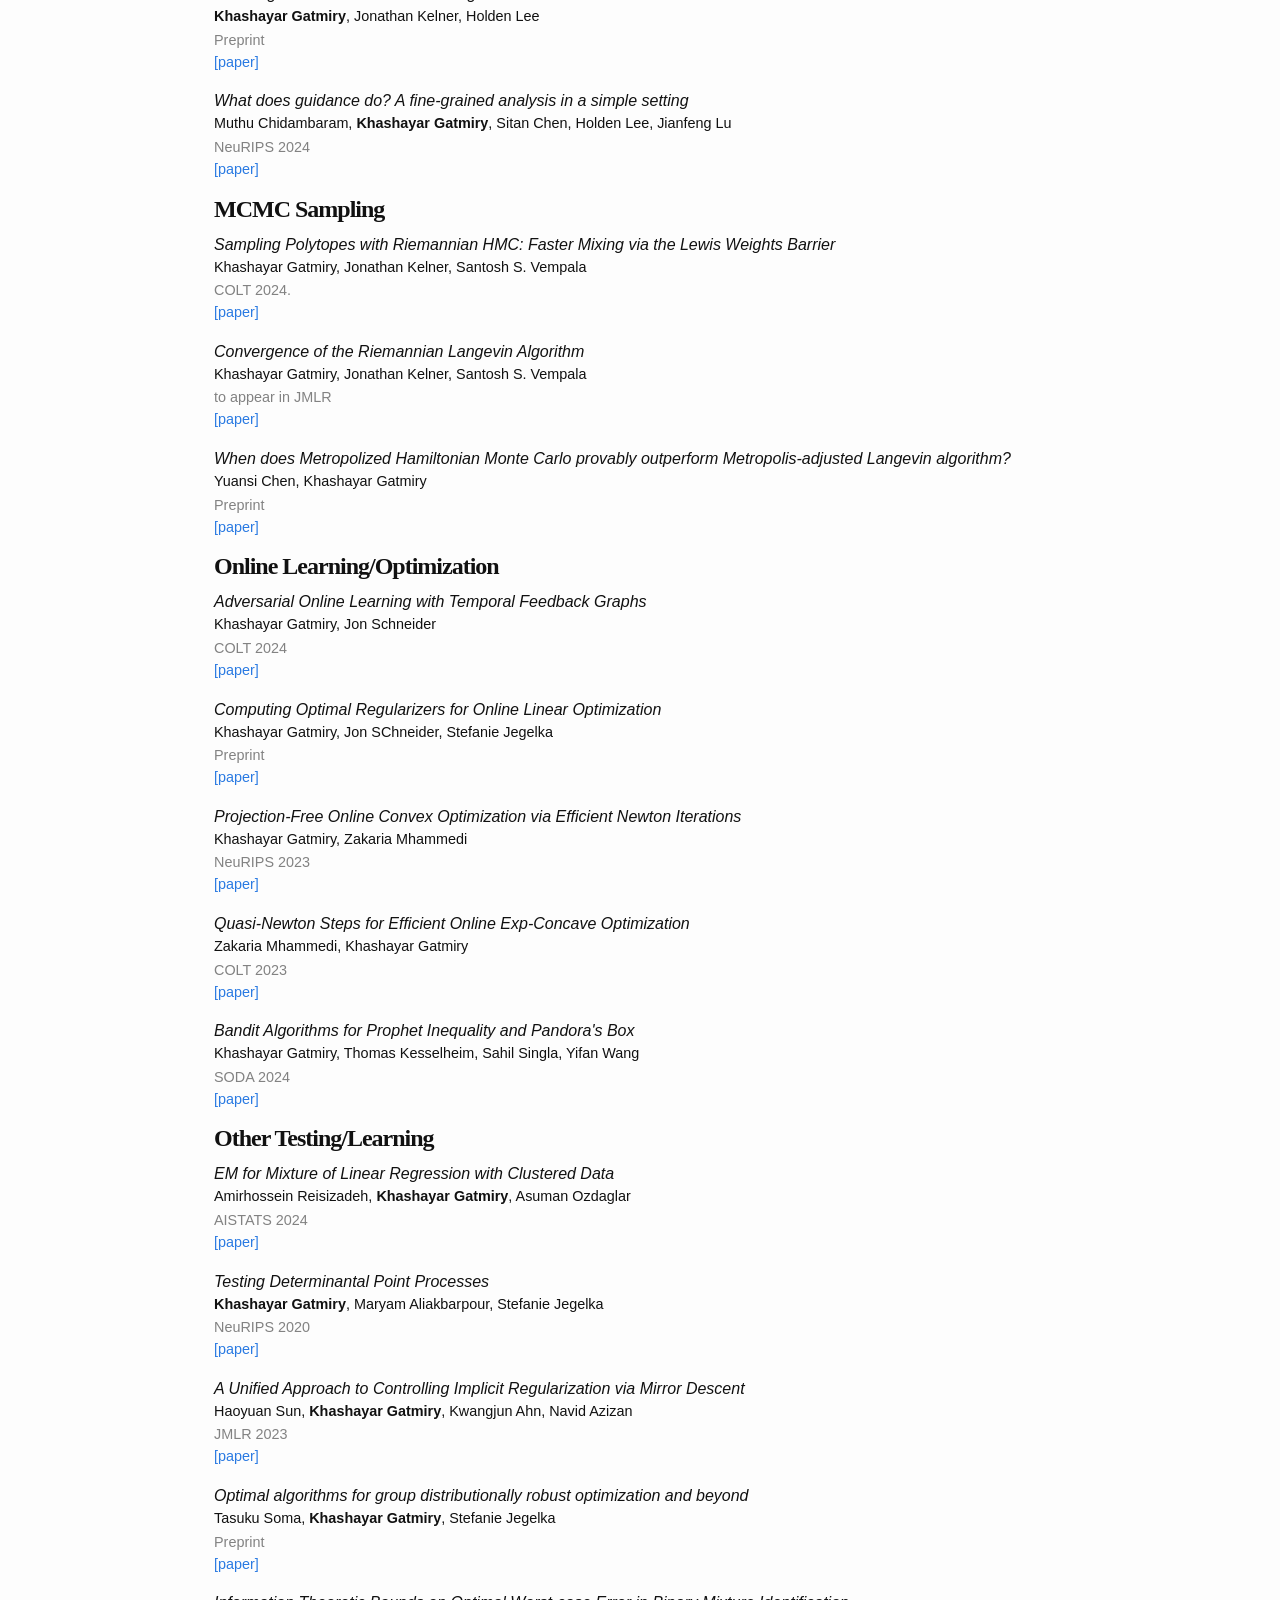
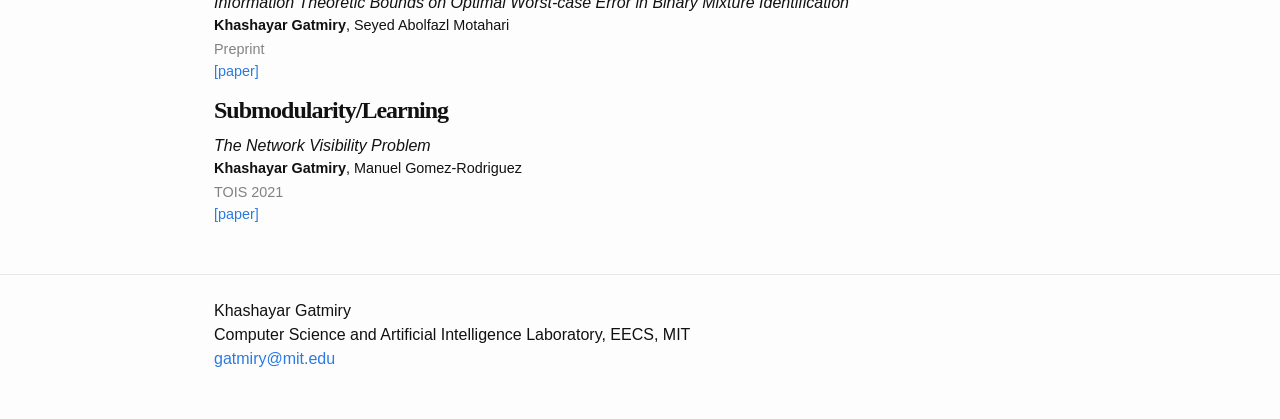
<file: old-site/index.html>
<!DOCTYPE html>
<!-- saved from url=(0027)https://rtqichen.github.io/ -->
<html lang="en"><head><meta http-equiv="Content-Type" content="text/html; charset=UTF-8">

  
  <meta http-equiv="X-UA-Compatible" content="IE=edge">
  <meta name="viewport" content="width=device-width, initial-scale=1">

  <title>Khashayar Gatmiry</title>
  <meta name="description" content="">

  
  <link rel="stylesheet" href="./Ricky T. Q. Chen_files/main.css">
  <link rel="canonical" href="https://rtqichen.github.io/">
  <link rel="alternate" type="application/rss+xml" title="Ricky T. Q. Chen" href="https://rtqichen.github.io/feed.xml">

</head>

<body>

  <header class="site-header" role="banner">
    <div class="wrapper navigation-wrapper ">
      <div class="navigation-links">
        <span class="site-title">Khashayar Gatmiry</span>

      </div>
    </div>
  </header>

  <main class="page-content" aria-label="Content">
    <div class="wrapper">

      <!-- Intro -->
      <article class="post">
        <div class="post-content">

          <img src="./Ricky T. Q. Chen_files/myheadshot.jpeg" class="profile-picture">

          <br>
          <p style="font-family: palatino;">
            Hi! I'm a final-year graduate student at MIT, EECS, and CSAIL. I am very fortunate to be co-advised by Stefanie Jegelka and Jonathan Kelner.
            My research focuses on Deep learning, sampling, and optimization.
          </p>

          <p style="font-family: palatino;">
            In Fall 2023, I was a research intern at Google, NYC, in the BigML group, working under the wise supervision of Sashank Reddi and Sobhan Miryouseffi, where I was exploringmethods to 
            improve the training time of the Bert model. Last summer I was a research 
            intern at Microsoft in the Foundation of Machine learning group, exploring the strange capabilities of small language models for building an embedding 
            system for short stories. At microsoft, I was fortunate to be Advised by Ronen Eldan, Adil Salim, and Yi Zhang.
          </p>
          <p>
            
          </p>
          <p>
            <a href="https://gatmiry.github.io/pdfs/CV.pdf">CV</a> |
            <!--a href="https://github.com/rtqichen">Github</a--> 
            <!--<a href="https://twitter.com/RickyTQChen">Twitter</a> |-->
            <a href="https://scholar.google.com/citations?user=w8XocYQAAAAJ&hl=en">Google Scholar</a> |
            <a href="mailto:gatmiry@mit.edu">gatmiry@mit.edu</a>
          </p>
          <p>
            <!--a href="https://rtqichen.github.io/index.html">Research</a--> 
            <!--a href="https://rtqichen.github.io/slides/index.html">Talk slides</a--> 
          </p>

        </div>
      </article>
    </div>
    <div class="wrapper">

      <!-- Research -->
      <article class="post">
        <header class="post-header">
          <h1 class="post-title">Publications (by topic)</h1>
          <!--(<a href="https://scholar.google.com/citations?user=w8XocYQAAAAJ&hl=en">Google Scholar</a>)-->
        </header>

       

        <div class="post-content">
          <ul class="publications">

            <!--h1 class="post-subtitle">Deep learning</h1-->

<h1 class="post-subsubtitle">Transformers</h1>
            
  

<li class="article">
  <span class="title">
    On the Role of Depth and Looping for In-Context Learning with Task Diversity
  </span>
  <span class="authors">
      <strong> Khashayar Gatmiry </strong>, Zhiyuan Li, Sashank J. Reddi, Stefanie Jegelka
  </span>
  <span class="journal-info">Preprint.</span>
  <!--span class="year">2024</span-->
  <span class="links">
      <!--a href="https://proceedings.mlr.press/v235/gatmiry24a.html">[paper]</a-->
  </span>
</li>

<li class="article">
    <span class="title">
        Can Looped Transformers Learn to Implement Multi-step Gradient Descent for In-context Learning?
    </span>
    <span class="authors">
      <strong>Khashayar Gatmiry</strong>, Nikunj Saunshi, Sashank J Reddi, Stefanie Jegelka, Sanjiv Kumar
    </span>
    <span class="journal-info">ICML 2024</span>
    <!--span class="year">2024</span-->
    <span class="links">
        <a href="https://arxiv.org/abs/2410.08292">[paper]</a>
    </span>
  </li>

  <li class="article">
    <span class="title">
      Rethinking Invariance in In-context Learning
    </span>
    <span class="authors">
     Lizhe Fang, Yifei Wang, <strong>Khashayar Gatmiry</strong>, Lei Fang, Yisen Wang
    </span>
    <span class="journal-info">ICML Workshop 2024</span>
    <!--span class="year">2024</span-->
    <span class="links">
        <a href="https://openreview.net/pdf?id=xSDqxxILWg">[paper]</a>
    </span>
  </li>

  
      <h1 class="post-subsubtitle">Implicit Bias</h1>

  <li class="article">
    <span class="title">
        Simplicity Bias via Global Convergence of Sharpness Minimization
    </span>
    <span class="authors">
        <strong> Khashayar Gatmiry </strong>, Zhiyuan Li, Sashank J. Reddi, Stefanie Jegelka
    </span>
    <span class="journal-info">ICML 2024</span>
    <!--span class="year">2024</span-->
    <span class="links">
        <a href="https://proceedings.mlr.press/v235/gatmiry24a.html">[paper]</a>
    </span>
  </li>

            
            
  <li class="article">
    <span class="title">
        The Inductive Bias of Flatness Regularization for Deep Matrix Factorization
    </span>
    <span class="authors">
      <strong>Khashayar Gatmiry</strong>, Zhiyuan Li, Ching-Yao Chuang, Sashank Reddi, Tengyu Ma, Stefanie Jegelka
    </span>
    <span class="journal-info">NeuRIPS 2023</span>
    <!--span class="year">2023</span-->
    <span class="links">
        <a href="https://arxiv.org/abs/2306.13239">[paper]</a>
    </span>
  </li>

  <li class="article">
    <span class="title">
        The Inductive Bias of Flatness Regularization for Deep Matrix Factorization
    </span>
    <span class="authors">
      <strong>Khashayar Gatmiry</strong>, Zhiyuan Li, Ching-Yao Chuang, Sashank Reddi, Tengyu Ma, Stefanie Jegelka
    </span>
    <span class="journal-info">NeuRIPS 2023</span>
    <!--span class="year">2023</span-->
    <span class="links">
        <a href="https://arxiv.org/abs/2306.13239">[paper]</a>
    </span>
  </li>


            <h1 class="post-subsubtitle">Algorithmic Generalization and Stability</h1>

<li class="article">
    <span class="title">
        Adaptive Generalization and Optimization of Three-Layer Neural Networks
    </span>
    <span class="authors">
        Khashayar Gatmiry, Stefanie Jegelka, Jonathan Kelner
    </span>
    <span class="journal-info">ICLR 2022</span>
    <!--span class="year">2022</span-->
    <span class="links">
        <a href="https://par.nsf.gov/biblio/10406731-adaptive-generalization-optimization-three-layer-neural-networks">[paper]</a>
    </span>
</li>

<li class="article">
    <span class="title">
        On the generalization of learning algorithms that do not converge
    </span>
    <span class="authors">
        Nisha Chandramoorthy, Andreas Loukas, Khashayar Gatmiry, Stefanie Jegelka
    </span>
    <span class="journal-info">NeurIPS 2022.</span>
    <!--span class="year">2022</span-->
    <span class="links">
        <a href="https://openreview.net/forum?id=4tGggvizjd8">[paper]</a>
    </span>
</li>

            <!--h1 class="post-subtitle">Sampling</h1-->

<h1 class="post-subsubtitle">Diffusion Models</h1>
  <li class="article">
    <span class="title">
        Learning Mixture of Gaussians Using Diffusion Models
    </span>
    <span class="authors">
        <strong>Khashayar Gatmiry</strong>, Jonathan Kelner, Holden Lee
    </span>
    <span class="journal-info">Preprint</span>
    <!--span class="year">2022</span-->
    <span class="links">
        <a href="https://arxiv.org/abs/2404.18869">[paper]</a>
    </span>
</li>
  <li class="article">
    <span class="title">
      What does guidance do? A fine-grained analysis in a simple setting
    </span>
    <span class="authors">
        Muthu Chidambaram, <strong>Khashayar Gatmiry</strong>, Sitan Chen, Holden Lee, Jianfeng Lu
    </span>
    <span class="journal-info">NeuRIPS 2024</span>
    <!--span class="year">2022</span-->
    <span class="links">
        <a href="https://www.arxiv.org/abs/2409.13074">[paper]</a>
    </span>
</li>

<h1 class="post-subsubtitle">MCMC Sampling</h1>
<li class="article">
    <span class="title">
        Sampling Polytopes with Riemannian HMC: Faster Mixing via the Lewis Weights Barrier 
    </span>
    <span class="authors">
        Khashayar Gatmiry, Jonathan Kelner, Santosh S. Vempala
    </span>
    <span class="journal-info">COLT 2024.</span>
    <!--span class="year">2024</span-->
    <span class="links">
        <a href="https://proceedings.mlr.press/v247/gatmiry24a/gatmiry24a.pdf">[paper]</a>
    </span>
</li>

<li class="article">
    <span class="title">
        Convergence of the Riemannian Langevin Algorithm 
    </span>
    <span class="authors">
        Khashayar Gatmiry, Jonathan Kelner, Santosh S. Vempala
    </span>
    <span class="journal-info">to appear in JMLR</span>
    <!--span class="year">2024</span-->
    <span class="links">
        <a href="https://arxiv.org/abs/2204.10818">[paper]</a>
    </span>
</li>

<li class="article">
    <span class="title">
        When does Metropolized Hamiltonian Monte Carlo provably outperform Metropolis-adjusted Langevin algorithm? 
    </span>
    <span class="authors">
        Yuansi Chen, Khashayar Gatmiry
    </span>
    <span class="journal-info"></span>
    <span class="journal-info">Preprint</span>
    <!--span class="year">2023</span-->
    <span class="links">
        <a href="https://arxiv.org/abs/2304.04724">[paper]</a>
    </span>
</li>



            
<h1 class="post-subsubtitle">Online Learning/Optimization</h1>
<li class="article">
  <span class="title">
    Adversarial Online Learning with Temporal Feedback Graphs
  </span>
  <span class="authors">
    Khashayar Gatmiry, Jon Schneider
  </span>
  <span class="journal-info">COLT 2024</span>
  <!--span class="year">2024</span-->
  <span class="links">
      <a href="https://proceedings.mlr.press/v247/gatmiry24b.html">[paper]</a>
  </span>
</li>
            
<li class="article">
    <span class="title">
      Computing Optimal Regularizers for Online Linear Optimization
    </span>
    <span class="authors">
        Khashayar Gatmiry, Jon SChneider, Stefanie Jegelka
    </span>
    <span class="journal-info">Preprint</span>
    <!--span class="year">2024</span-->
    <span class="links">
        <a href="https://arxiv.org/abs/2410.17336">[paper]</a>
    </span>
</li>

<li class="article">
  <span class="title">
    Projection-Free Online Convex Optimization via Efficient Newton Iterations
  </span>
  <span class="authors">
      Khashayar Gatmiry, Zakaria Mhammedi
  </span>
  <span class="journal-info">NeuRIPS 2023</span>
  <!--span class="year">2023</span-->
  <span class="links">
      <a href="https://arxiv.org/abs/2306.11121">[paper]</a>
  </span>
</li>

<li class="article">
  <span class="title">
    Quasi-Newton Steps for Efficient Online Exp-Concave Optimization
  </span>
  <span class="authors">
    Zakaria Mhammedi, Khashayar Gatmiry
  </span>
  <span class="journal-info">COLT 2023</span>
  <!--span class="year">2023</span-->
  <span class="links">
      <a href="https://proceedings.mlr.press/v195/mhammedi23a.html">[paper]</a>
  </span>
</li>

<li class="article">
  <span class="title">
  Bandit Algorithms for Prophet Inequality and Pandora's Box
  </span>
  <span class="authors">
    Khashayar Gatmiry, Thomas Kesselheim, Sahil Singla, Yifan Wang
  </span>
  <span class="journal-info">SODA 2024</span>
  <!--span class="year">2024</span-->
  <span class="links">
      <a href="https://arxiv.org/abs/2211.08586">[paper]</a>
  </span>
</li>

  
<h1 class="post-subsubtitle">Other Testing/Learning</h1>
<li class="article">
  <span class="title">
   EM for Mixture of Linear Regression with Clustered Data
  </span>
  <span class="authors">
      Amirhossein Reisizadeh, <strong>Khashayar Gatmiry</strong>, Asuman Ozdaglar 
  </span>
  <span class="journal-info">AISTATS 2024</span>
  <!--span class="year">2024</span-->
  <span class="links">
      <a href="https://proceedings.mlr.press/v238/reisizadeh24a.html">[paper]</a>
  </span>
</li>

<li class="article">
  <span class="title">
    Testing Determinantal Point Processes
  </span>
  <span class="authors">
      <strong>Khashayar Gatmiry</strong>, Maryam Aliakbarpour, Stefanie Jegelka
  </span>
  <span class="journal-info">NeuRIPS 2020</span>
  <!--span class="year">2024</span-->
  <span class="links">
      <a href="https://arxiv.org/abs/2008.03650">[paper]</a>
  </span>
</li>

<li class="article">
    <span class="title">
      A Unified Approach to Controlling Implicit Regularization via Mirror Descent
    </span>
    <span class="authors">
        Haoyuan Sun, <strong>Khashayar Gatmiry</strong>, Kwangjun Ahn, Navid Azizan
    </span>
    <span class="journal-info">JMLR 2023</span>
    <!--span class="year">2024</span-->
    <span class="links">
        <a href="https://arxiv.org/abs/2306.13853">[paper]</a>
    </span>
</li>

<li class="article">
  <span class="title">
    Optimal algorithms for group distributionally robust optimization and beyond
  </span>
  <span class="authors">
      Tasuku Soma, <strong>Khashayar Gatmiry</strong>, Stefanie Jegelka
  </span>
  <span class="journal-info">Preprint</span>
  <!--span class="year">2024</span-->
  <span class="links">
      <a href="https://arxiv.org/abs/2212.13669">[paper]</a>
  </span>
</li>

<li class="article">
  <span class="title">
    Information Theoretic Bounds on Optimal Worst-case Error in Binary Mixture Identification
  </span>
  <span class="authors">
      <strong>Khashayar Gatmiry</strong>, Seyed Abolfazl Motahari
  </span>
  <span class="journal-info">Preprint</span>
  <!--span class="year">2024</span-->
  <span class="links">
      <a href="https://arxiv.org/abs/1811.07307">[paper]</a>
  </span>
</li>


<h1 class="post-subsubtitle">Submodularity/Learning</h1>
<li class="article">
  <span class="title">
   The Network Visibility Problem
  </span>
  <span class="authors">
      <strong>Khashayar Gatmiry</strong>, Manuel Gomez-Rodriguez
  </span>
  <span class="journal-info">TOIS 2021</span>
  <!--span class="year">2024</span-->
  <span class="links">
      <a href="https://dl.acm.org/doi/abs/10.1145/3460475">[paper]</a>
  </span>
</li>
            <!-- <li class="article">
              <span class="title">
                Learning Motion Predictors for Smart Wheelchair using Autoregressive Sparse Gaussian Process
              </span>
              <span class="authors">Zicong Fan, Lili Meng, <strong>Tian Qi Chen</strong>, Jingchun Li, Ian M. Mitchell</span>
              <span class="journal-info">International Conference on Robotics and Automation (ICRA).</span>
              <span class="year">2018</span>
              <span class="links">
                <a href="https://arxiv.org/abs/1710.11319">arxiv</a> |
                <a href="./bibtex/motion_predictors.bib">bibtex</a>
              </span>
            </li>

            <li class="article">
              <span class="title">
                Deep kernel mean embeddings for generative modeling and feedforward style transfer
              </span>
              <span class="authors"><strong>Tian Qi Chen</strong></span>
              <span class="journal-info">MSc Thesis, University of British Columbia.</span>
              <span class="year">2017</span>
              <span class="links">
                <a href="./pdfs/msc_thesis.pdf">pdf</a> (18MB)

              </span>
            </li> -->

            <!-- <li class="article">
              <span class="title">
                Fast Patch-based Style Transfer of Arbitrary Style
                <span class="oral">(ORAL)</span>
              </span>
              <span class="authors"><strong>Tian Qi Chen</strong>, Mark Schmidt</span>
              <span class="journal-info">Workshop in Constructive Machine Learning, NIPS.</span>
              <span class="year">2016</span>
              <span class="links">
                <a href="https://arxiv.org/abs/1612.04337">arxiv</a> |
                <a href="./bibtex/fast_style.bib">bibtex</a> |
                <a href="./pdfs/fast_style_transfer_slides.pdf">slides</a> |
                <a href="./posters/styleswap_poster.pdf">poster</a> |
                <a href="https://github.com/rtqichen/style-swap/">code</a>
              </span>
            </li> -->
          </ul>
        </div>
        <!-- <span class="footnote">* denotes equal contribution, often meaning multiple authors contributed to coding and running experiments.</span> -->
      </article>
    </div>
  </main>

  <footer class="site-footer">

    <div class="wrapper">

      <div class="footer-col-wrapper">
        <div class="footer-col">
          <ul class="contact-list">
            <li>
              Khashayar Gatmiry
            </li>
            <li>Computer Science and Artificial Intelligence Laboratory, EECS, MIT</li>
            <li><a href="mailto:gatmiry@mit.edu">gatmiry@mit.edu</a></li>
          </ul>
        </div>
        <div class="footer-col">
        </div>
      </div>
    </div>


  </footer>


</body></html>
</file>
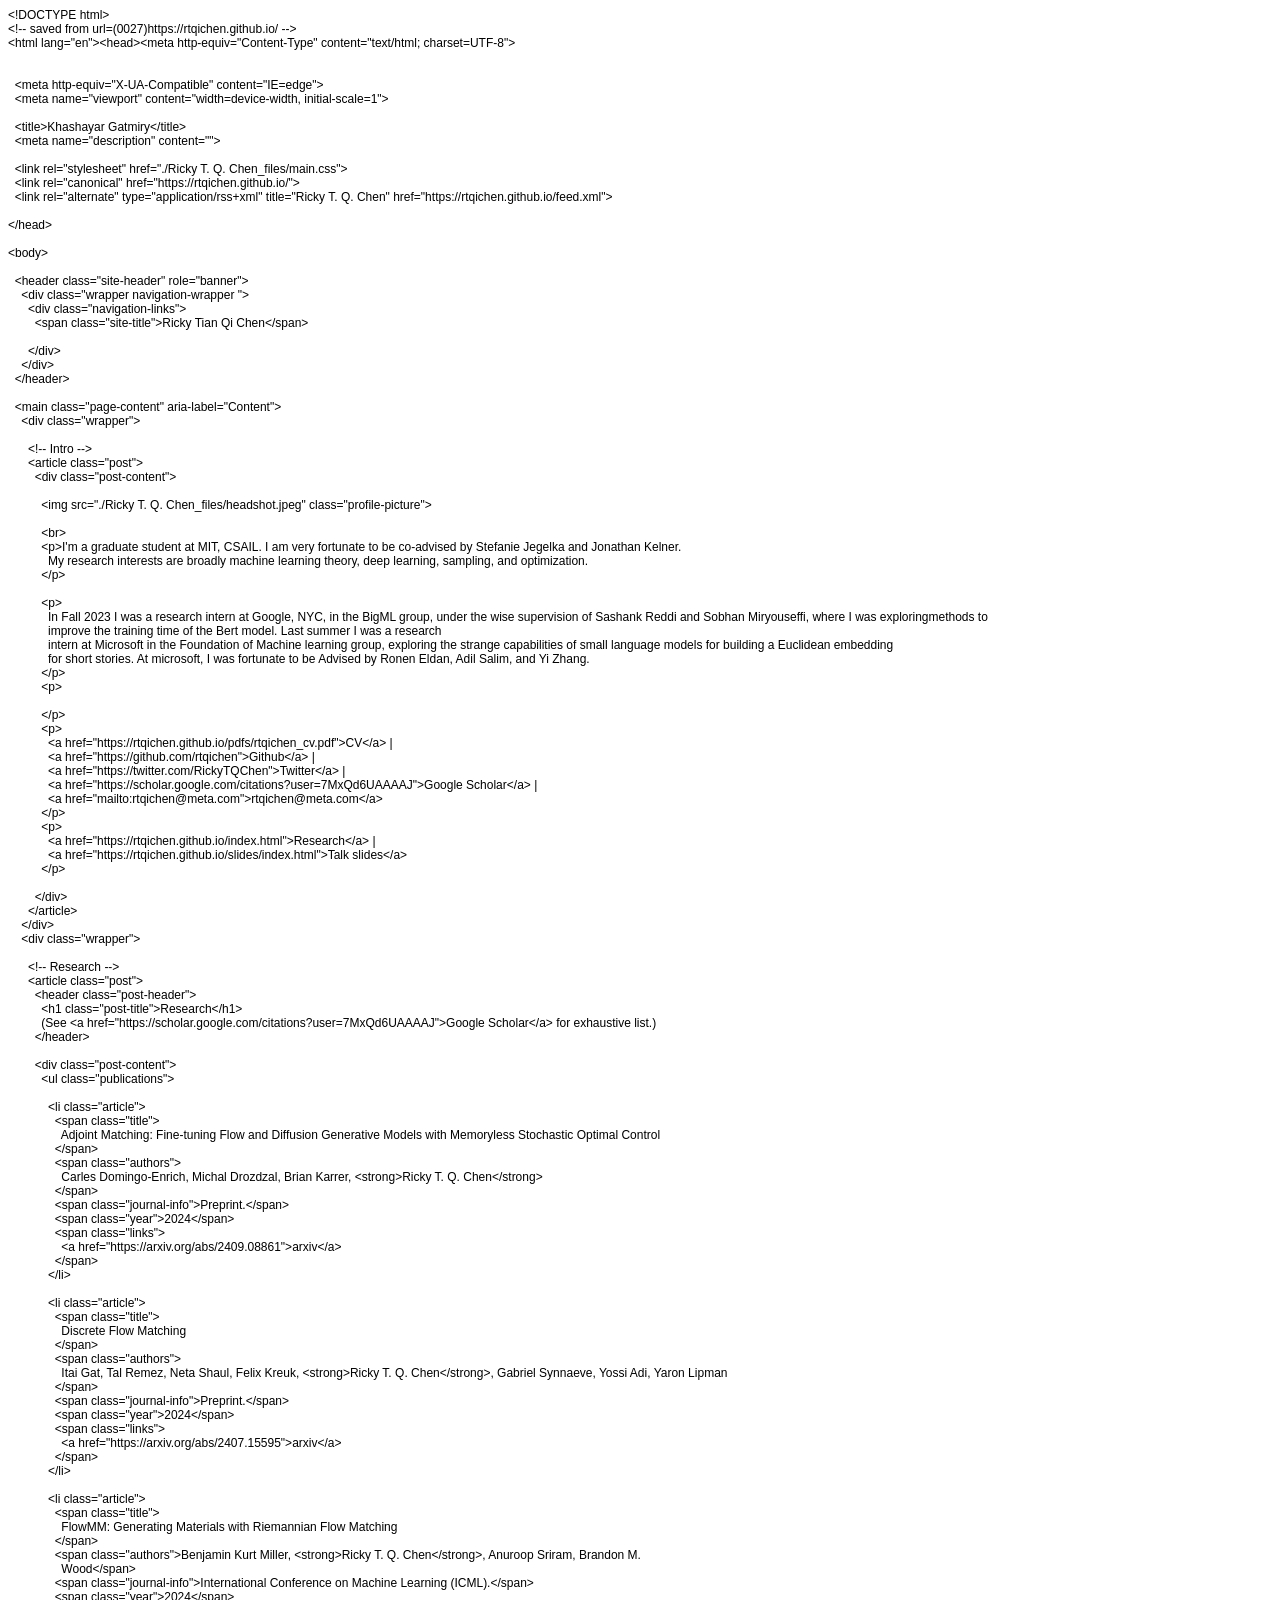
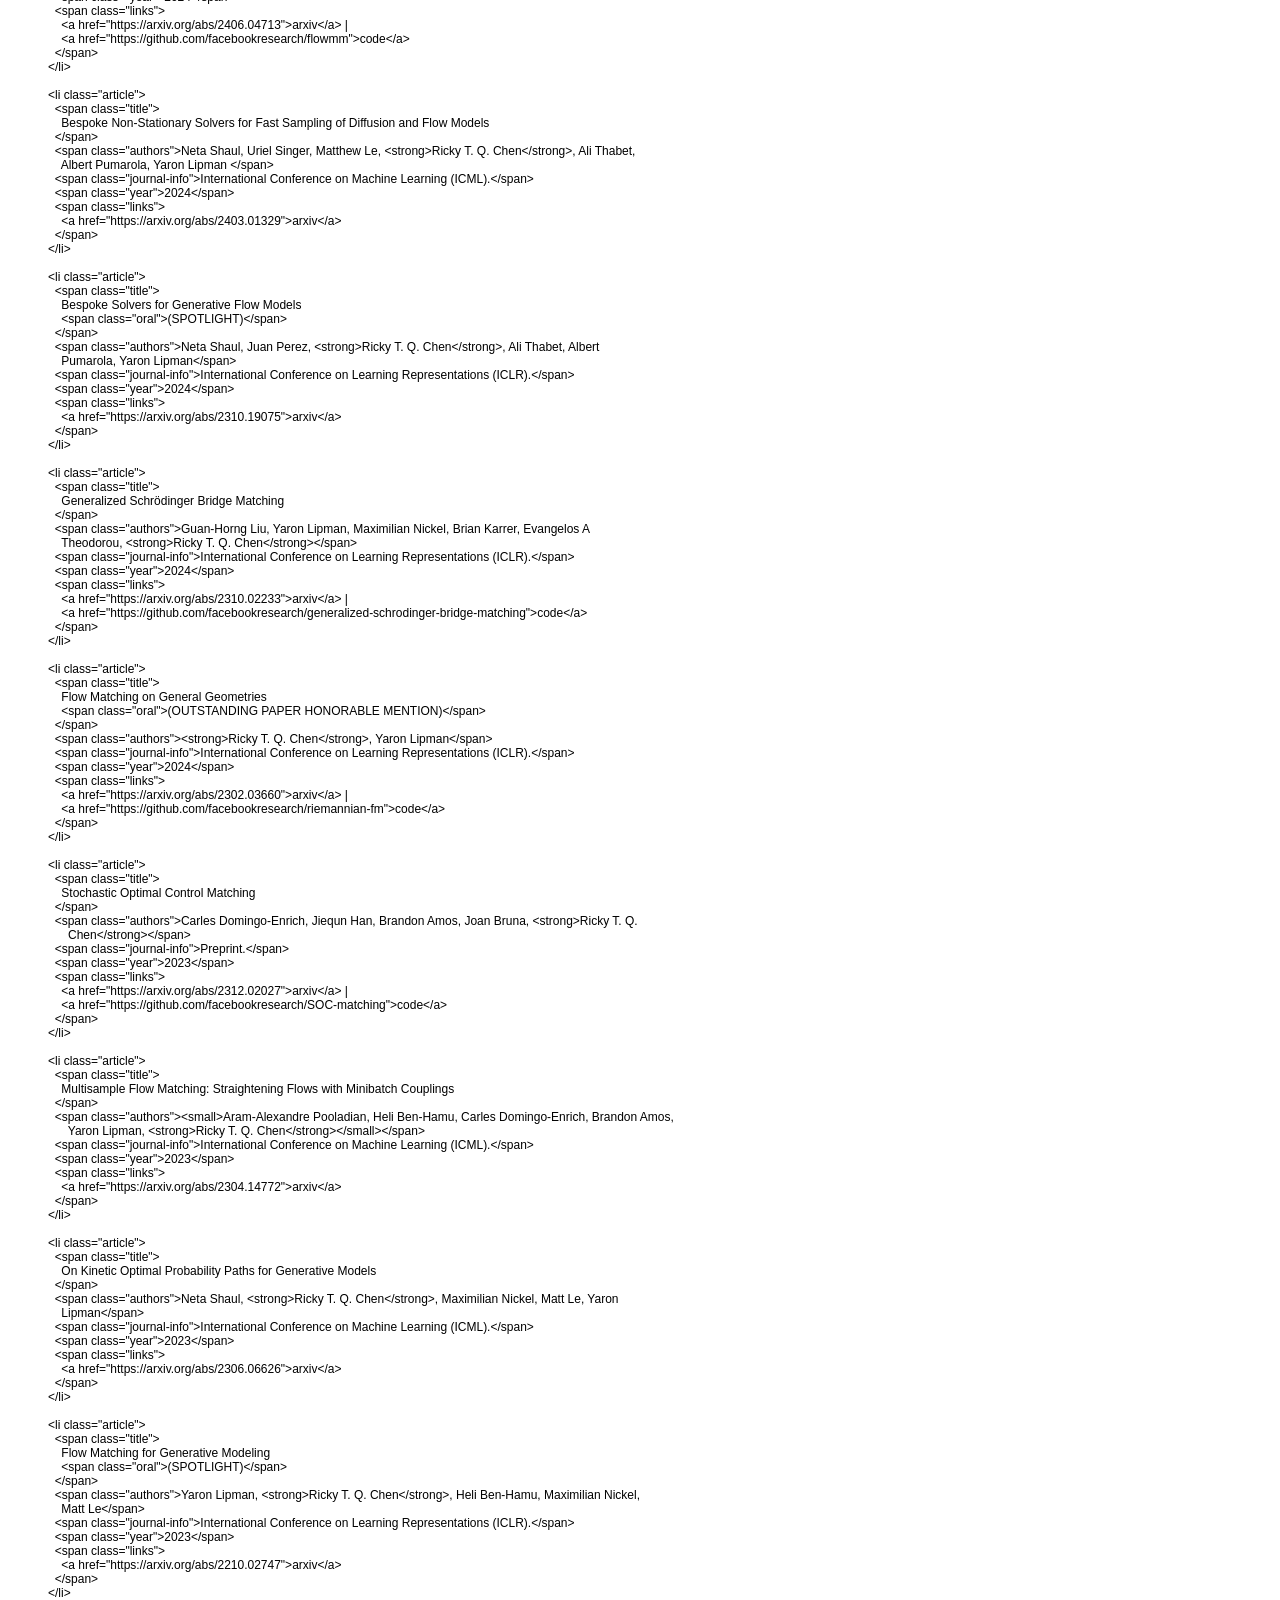
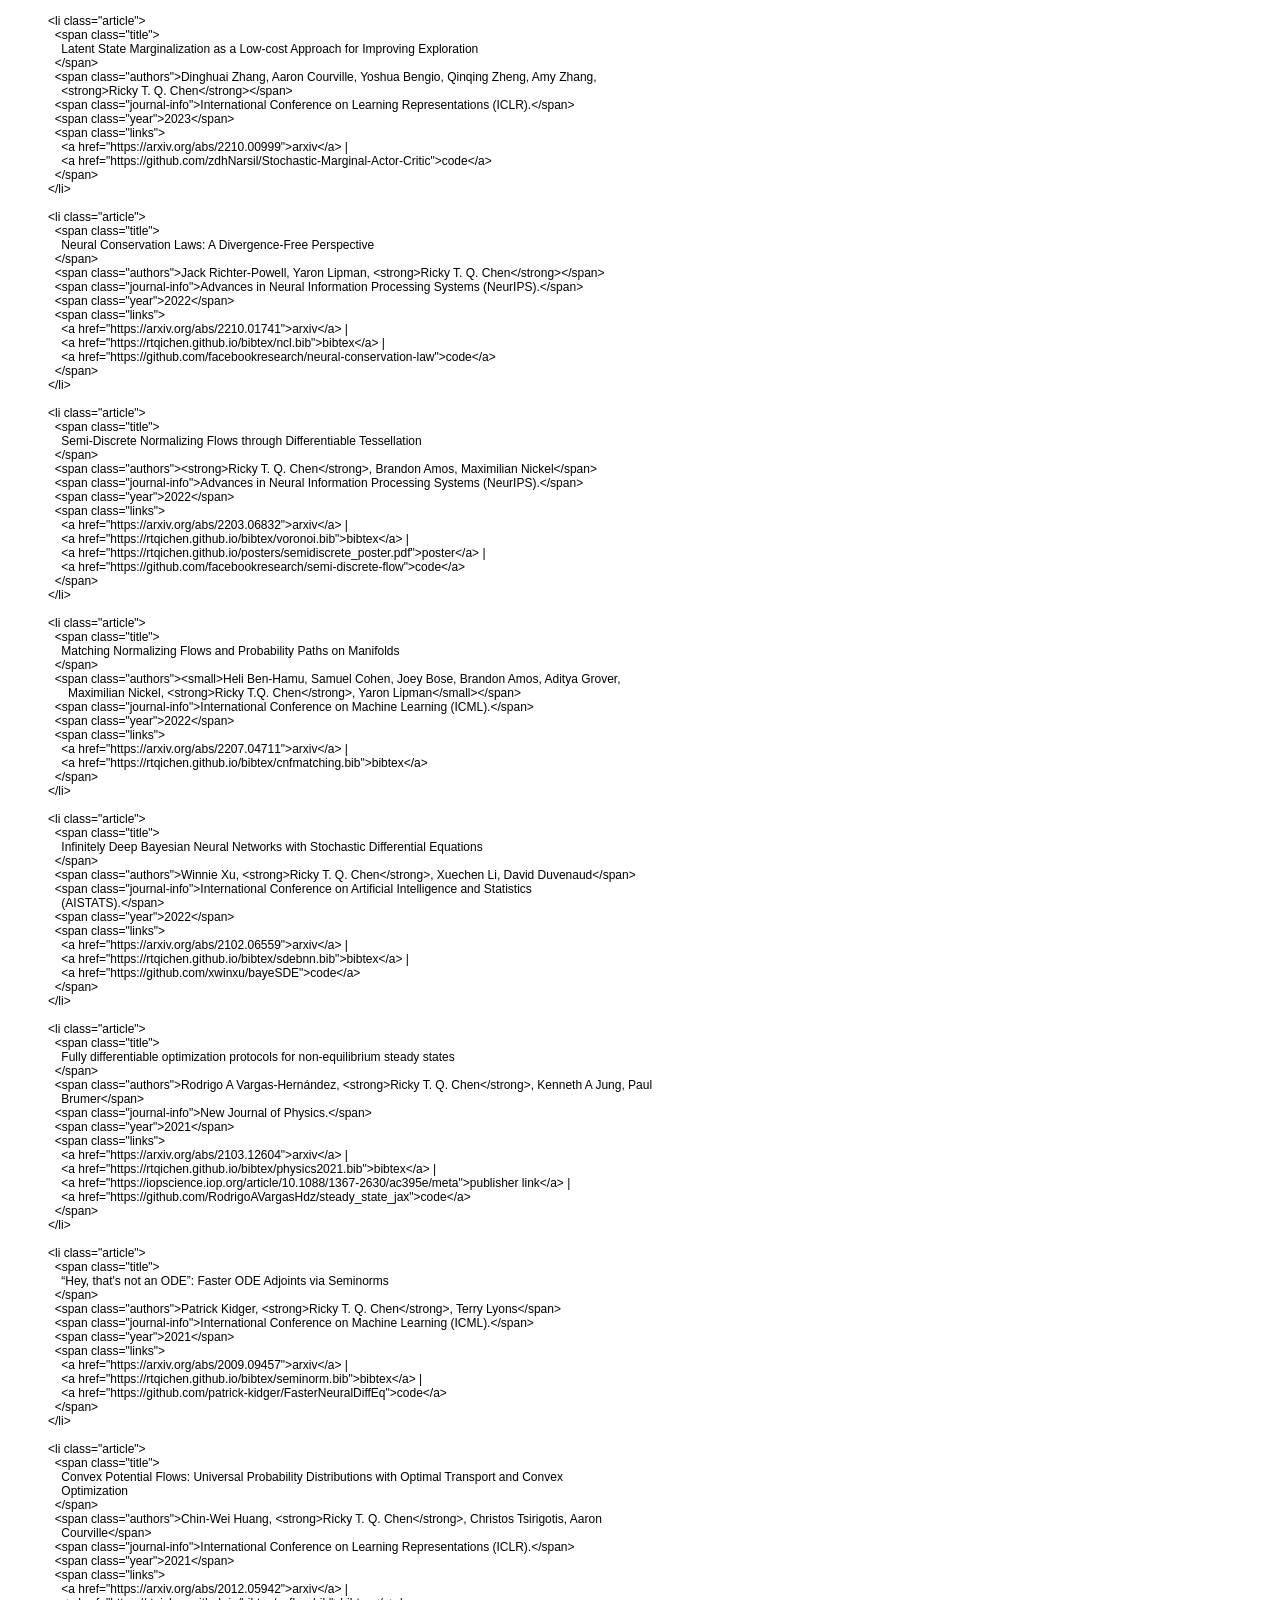
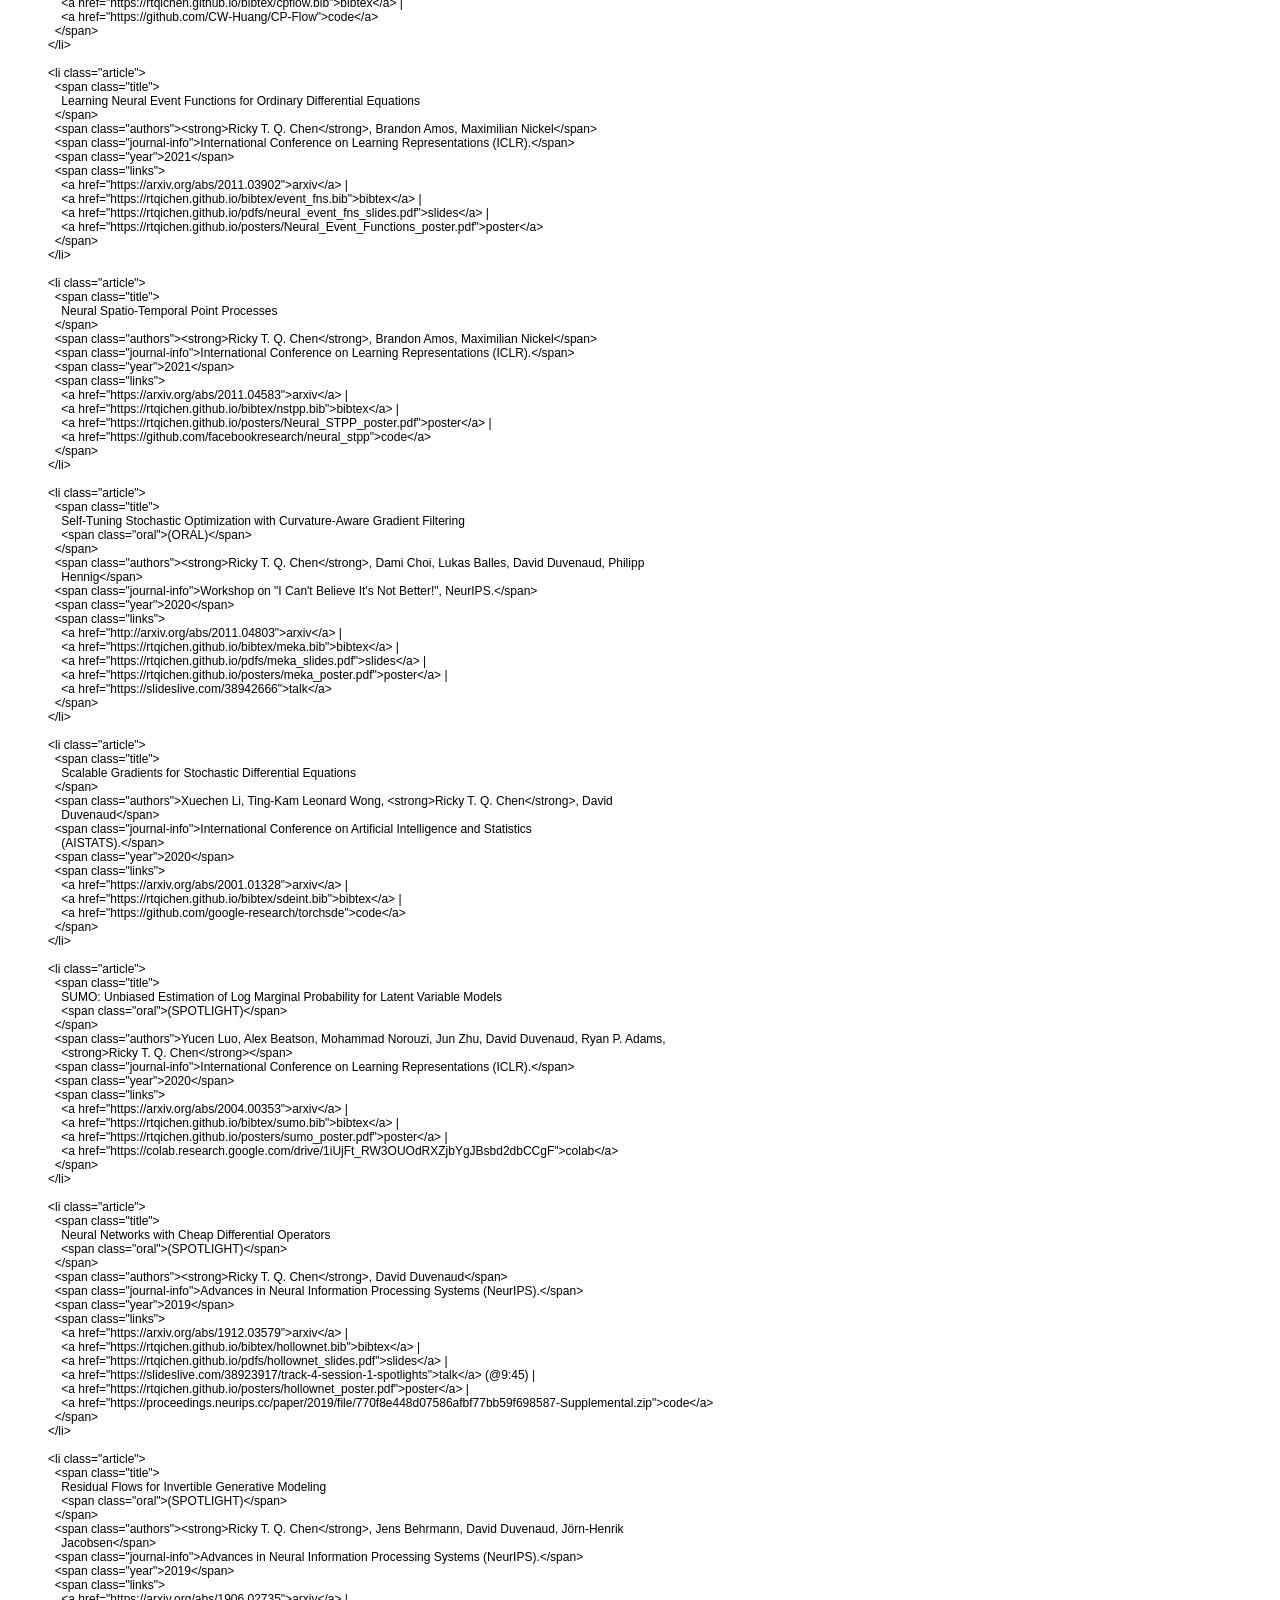
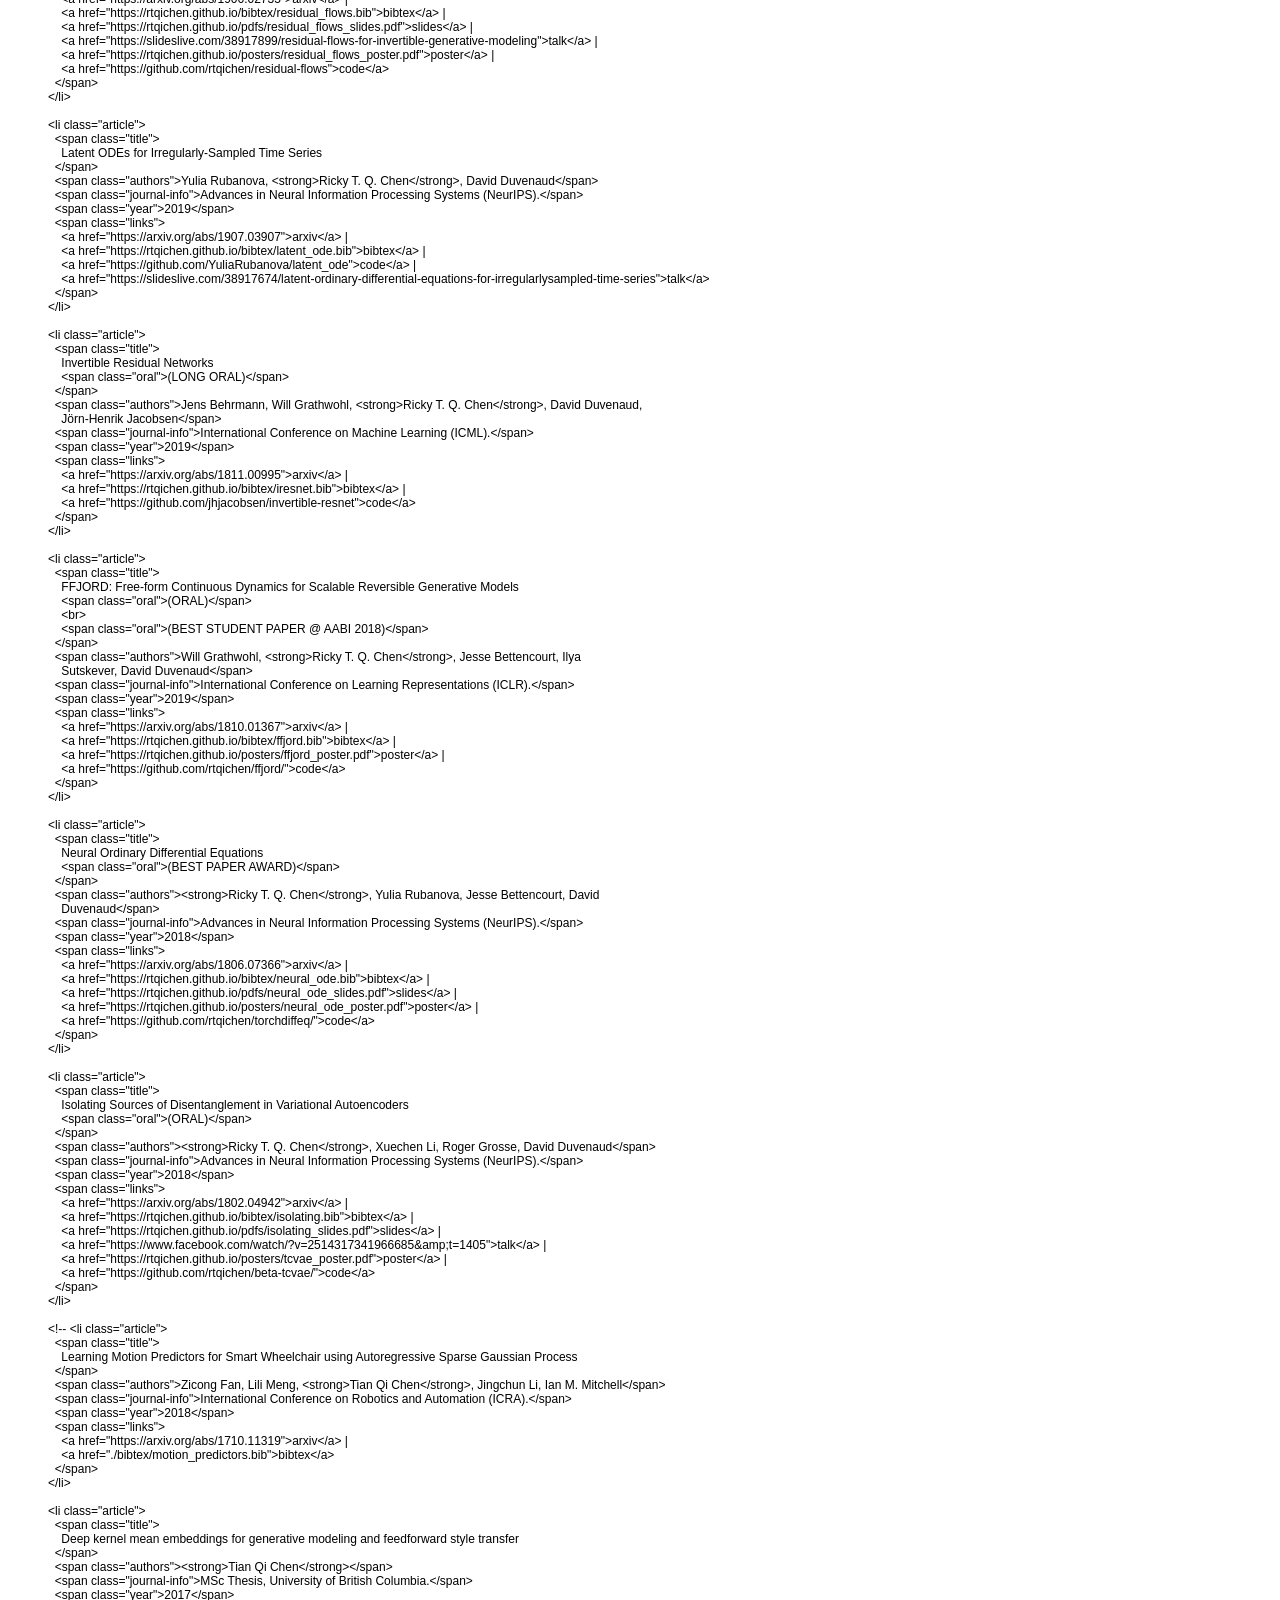
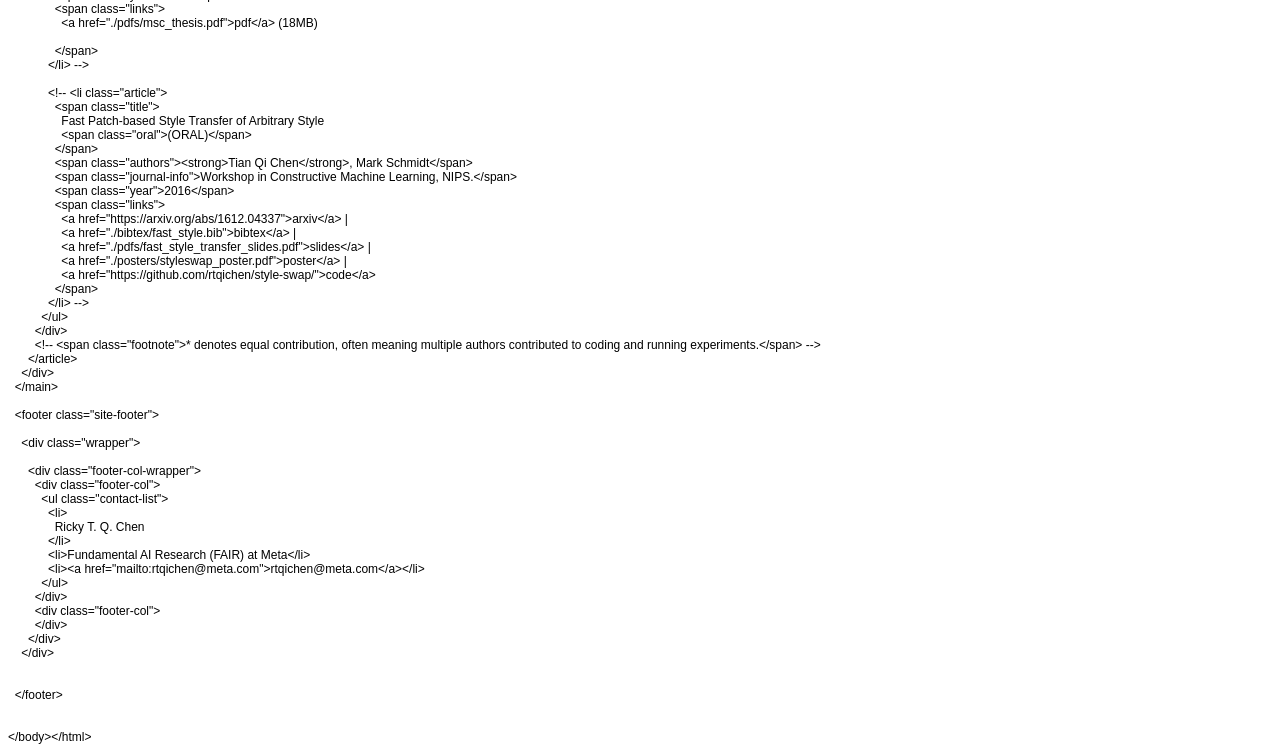
<file: index1.html>
<!DOCTYPE html PUBLIC "-//W3C//DTD HTML 4.01//EN" "http://www.w3.org/TR/html4/strict.dtd">
<html>
<head>
  <meta http-equiv="Content-Type" content="text/html; charset=utf-8">
  <meta http-equiv="Content-Style-Type" content="text/css">
  <title></title>
  <meta name="Generator" content="Cocoa HTML Writer">
  <meta name="CocoaVersion" content="2113">
  <style type="text/css">
    p.p1 {margin: 0.0px 0.0px 0.0px 0.0px; font: 12.0px Helvetica}
    p.p2 {margin: 0.0px 0.0px 0.0px 0.0px; font: 12.0px Helvetica; min-height: 14.0px}
  </style>
</head>
<body>
<p class="p1">&lt;!DOCTYPE html&gt;</p>
<p class="p1">&lt;!-- saved from url=(0027)https://rtqichen.github.io/ --&gt;</p>
<p class="p1">&lt;html lang="en"&gt;&lt;head&gt;&lt;meta http-equiv="Content-Type" content="text/html; charset=UTF-8"&gt;</p>
<p class="p2"><br></p>
<p class="p2"><span class="Apple-converted-space">  </span></p>
<p class="p1"><span class="Apple-converted-space">  </span>&lt;meta http-equiv="X-UA-Compatible" content="IE=edge"&gt;</p>
<p class="p1"><span class="Apple-converted-space">  </span>&lt;meta name="viewport" content="width=device-width, initial-scale=1"&gt;</p>
<p class="p2"><br></p>
<p class="p1"><span class="Apple-converted-space">  </span>&lt;title&gt;Khashayar Gatmiry&lt;/title&gt;</p>
<p class="p1"><span class="Apple-converted-space">  </span>&lt;meta name="description" content=""&gt;</p>
<p class="p2"><br></p>
<p class="p1"><span class="Apple-converted-space">  </span>&lt;link rel="stylesheet" href="./Ricky T. Q. Chen_files/main.css"&gt;</p>
<p class="p1"><span class="Apple-converted-space">  </span>&lt;link rel="canonical" href="https://rtqichen.github.io/"&gt;</p>
<p class="p1"><span class="Apple-converted-space">  </span>&lt;link rel="alternate" type="application/rss+xml" title="Ricky T. Q. Chen" href="https://rtqichen.github.io/feed.xml"&gt;</p>
<p class="p2"><br></p>
<p class="p1">&lt;/head&gt;</p>
<p class="p2"><br></p>
<p class="p1">&lt;body&gt;</p>
<p class="p2"><br></p>
<p class="p1"><span class="Apple-converted-space">  </span>&lt;header class="site-header" role="banner"&gt;</p>
<p class="p1"><span class="Apple-converted-space">    </span>&lt;div class="wrapper navigation-wrapper "&gt;</p>
<p class="p1"><span class="Apple-converted-space">      </span>&lt;div class="navigation-links"&gt;</p>
<p class="p1"><span class="Apple-converted-space">        </span>&lt;span class="site-title"&gt;Ricky Tian Qi Chen&lt;/span&gt;</p>
<p class="p2"><br></p>
<p class="p1"><span class="Apple-converted-space">      </span>&lt;/div&gt;</p>
<p class="p1"><span class="Apple-converted-space">    </span>&lt;/div&gt;</p>
<p class="p1"><span class="Apple-converted-space">  </span>&lt;/header&gt;</p>
<p class="p2"><br></p>
<p class="p1"><span class="Apple-converted-space">  </span>&lt;main class="page-content" aria-label="Content"&gt;</p>
<p class="p1"><span class="Apple-converted-space">    </span>&lt;div class="wrapper"&gt;</p>
<p class="p2"><br></p>
<p class="p1"><span class="Apple-converted-space">      </span>&lt;!-- Intro --&gt;</p>
<p class="p1"><span class="Apple-converted-space">      </span>&lt;article class="post"&gt;</p>
<p class="p1"><span class="Apple-converted-space">        </span>&lt;div class="post-content"&gt;</p>
<p class="p2"><br></p>
<p class="p1"><span class="Apple-converted-space">          </span>&lt;img src="./Ricky T. Q. Chen_files/headshot.jpeg" class="profile-picture"&gt;</p>
<p class="p2"><br></p>
<p class="p1"><span class="Apple-converted-space">          </span>&lt;br&gt;</p>
<p class="p1"><span class="Apple-converted-space">          </span>&lt;p&gt;I'm a graduate student at MIT, CSAIL. I am very fortunate to be co-advised by Stefanie Jegelka and Jonathan Kelner.</p>
<p class="p1"><span class="Apple-converted-space">            </span>My research interests are broadly machine learning theory, deep learning, sampling, and optimization.</p>
<p class="p1"><span class="Apple-converted-space">          </span>&lt;/p&gt;</p>
<p class="p2"><br></p>
<p class="p1"><span class="Apple-converted-space">          </span>&lt;p&gt;</p>
<p class="p1"><span class="Apple-converted-space">            </span>In Fall 2023 I was a research intern at Google, NYC, in the BigML group, under the wise supervision of Sashank Reddi and Sobhan Miryouseffi, where I was exploringmethods to<span class="Apple-converted-space"> </span></p>
<p class="p1"><span class="Apple-converted-space">            </span>improve the training time of the Bert model. Last summer I was a research<span class="Apple-converted-space"> </span></p>
<p class="p1"><span class="Apple-converted-space">            </span>intern at Microsoft in the Foundation of Machine learning group, exploring the strange capabilities of small language models for building a Euclidean embedding<span class="Apple-converted-space"> </span></p>
<p class="p1"><span class="Apple-converted-space">            </span>for short stories. At microsoft, I was fortunate to be Advised by Ronen Eldan, Adil Salim, and Yi Zhang.</p>
<p class="p1"><span class="Apple-converted-space">          </span>&lt;/p&gt;</p>
<p class="p1"><span class="Apple-converted-space">          </span>&lt;p&gt;</p>
<p class="p2"><span class="Apple-converted-space">            </span></p>
<p class="p1"><span class="Apple-converted-space">          </span>&lt;/p&gt;</p>
<p class="p1"><span class="Apple-converted-space">          </span>&lt;p&gt;</p>
<p class="p1"><span class="Apple-converted-space">            </span>&lt;a href="https://rtqichen.github.io/pdfs/rtqichen_cv.pdf"&gt;CV&lt;/a&gt; |</p>
<p class="p1"><span class="Apple-converted-space">            </span>&lt;a href="https://github.com/rtqichen"&gt;Github&lt;/a&gt; |</p>
<p class="p1"><span class="Apple-converted-space">            </span>&lt;a href="https://twitter.com/RickyTQChen"&gt;Twitter&lt;/a&gt; |</p>
<p class="p1"><span class="Apple-converted-space">            </span>&lt;a href="https://scholar.google.com/citations?user=7MxQd6UAAAAJ"&gt;Google Scholar&lt;/a&gt; |</p>
<p class="p1"><span class="Apple-converted-space">            </span>&lt;a href="mailto:rtqichen@meta.com"&gt;rtqichen@meta.com&lt;/a&gt;</p>
<p class="p1"><span class="Apple-converted-space">          </span>&lt;/p&gt;</p>
<p class="p1"><span class="Apple-converted-space">          </span>&lt;p&gt;</p>
<p class="p1"><span class="Apple-converted-space">            </span>&lt;a href="https://rtqichen.github.io/index.html"&gt;Research&lt;/a&gt; |</p>
<p class="p1"><span class="Apple-converted-space">            </span>&lt;a href="https://rtqichen.github.io/slides/index.html"&gt;Talk slides&lt;/a&gt;</p>
<p class="p1"><span class="Apple-converted-space">          </span>&lt;/p&gt;</p>
<p class="p2"><br></p>
<p class="p1"><span class="Apple-converted-space">        </span>&lt;/div&gt;</p>
<p class="p1"><span class="Apple-converted-space">      </span>&lt;/article&gt;</p>
<p class="p1"><span class="Apple-converted-space">    </span>&lt;/div&gt;</p>
<p class="p1"><span class="Apple-converted-space">    </span>&lt;div class="wrapper"&gt;</p>
<p class="p2"><br></p>
<p class="p1"><span class="Apple-converted-space">      </span>&lt;!-- Research --&gt;</p>
<p class="p1"><span class="Apple-converted-space">      </span>&lt;article class="post"&gt;</p>
<p class="p1"><span class="Apple-converted-space">        </span>&lt;header class="post-header"&gt;</p>
<p class="p1"><span class="Apple-converted-space">          </span>&lt;h1 class="post-title"&gt;Research&lt;/h1&gt;</p>
<p class="p1"><span class="Apple-converted-space">          </span>(See &lt;a href="https://scholar.google.com/citations?user=7MxQd6UAAAAJ"&gt;Google Scholar&lt;/a&gt; for exhaustive list.)</p>
<p class="p1"><span class="Apple-converted-space">        </span>&lt;/header&gt;</p>
<p class="p2"><br></p>
<p class="p1"><span class="Apple-converted-space">        </span>&lt;div class="post-content"&gt;</p>
<p class="p1"><span class="Apple-converted-space">          </span>&lt;ul class="publications"&gt;</p>
<p class="p2"><br></p>
<p class="p1"><span class="Apple-converted-space">            </span>&lt;li class="article"&gt;</p>
<p class="p1"><span class="Apple-converted-space">              </span>&lt;span class="title"&gt;</p>
<p class="p1"><span class="Apple-converted-space">                </span>Adjoint Matching: Fine-tuning Flow and Diffusion Generative Models with Memoryless Stochastic Optimal Control</p>
<p class="p1"><span class="Apple-converted-space">              </span>&lt;/span&gt;</p>
<p class="p1"><span class="Apple-converted-space">              </span>&lt;span class="authors"&gt;</p>
<p class="p1"><span class="Apple-converted-space">                </span>Carles Domingo-Enrich, Michal Drozdzal, Brian Karrer, &lt;strong&gt;Ricky T. Q. Chen&lt;/strong&gt;</p>
<p class="p1"><span class="Apple-converted-space">              </span>&lt;/span&gt;</p>
<p class="p1"><span class="Apple-converted-space">              </span>&lt;span class="journal-info"&gt;Preprint.&lt;/span&gt;</p>
<p class="p1"><span class="Apple-converted-space">              </span>&lt;span class="year"&gt;2024&lt;/span&gt;</p>
<p class="p1"><span class="Apple-converted-space">              </span>&lt;span class="links"&gt;</p>
<p class="p1"><span class="Apple-converted-space">                </span>&lt;a href="https://arxiv.org/abs/2409.08861"&gt;arxiv&lt;/a&gt;</p>
<p class="p1"><span class="Apple-converted-space">              </span>&lt;/span&gt;</p>
<p class="p1"><span class="Apple-converted-space">            </span>&lt;/li&gt;</p>
<p class="p2"><br></p>
<p class="p1"><span class="Apple-converted-space">            </span>&lt;li class="article"&gt;</p>
<p class="p1"><span class="Apple-converted-space">              </span>&lt;span class="title"&gt;</p>
<p class="p1"><span class="Apple-converted-space">                </span>Discrete Flow Matching</p>
<p class="p1"><span class="Apple-converted-space">              </span>&lt;/span&gt;</p>
<p class="p1"><span class="Apple-converted-space">              </span>&lt;span class="authors"&gt;</p>
<p class="p1"><span class="Apple-converted-space">                </span>Itai Gat, Tal Remez, Neta Shaul, Felix Kreuk, &lt;strong&gt;Ricky T. Q. Chen&lt;/strong&gt;, Gabriel Synnaeve, Yossi Adi, Yaron Lipman</p>
<p class="p1"><span class="Apple-converted-space">              </span>&lt;/span&gt;</p>
<p class="p1"><span class="Apple-converted-space">              </span>&lt;span class="journal-info"&gt;Preprint.&lt;/span&gt;</p>
<p class="p1"><span class="Apple-converted-space">              </span>&lt;span class="year"&gt;2024&lt;/span&gt;</p>
<p class="p1"><span class="Apple-converted-space">              </span>&lt;span class="links"&gt;</p>
<p class="p1"><span class="Apple-converted-space">                </span>&lt;a href="https://arxiv.org/abs/2407.15595"&gt;arxiv&lt;/a&gt;</p>
<p class="p1"><span class="Apple-converted-space">              </span>&lt;/span&gt;</p>
<p class="p1"><span class="Apple-converted-space">            </span>&lt;/li&gt;</p>
<p class="p2"><br></p>
<p class="p1"><span class="Apple-converted-space">            </span>&lt;li class="article"&gt;</p>
<p class="p1"><span class="Apple-converted-space">              </span>&lt;span class="title"&gt;</p>
<p class="p1"><span class="Apple-converted-space">                </span>FlowMM: Generating Materials with Riemannian Flow Matching</p>
<p class="p1"><span class="Apple-converted-space">              </span>&lt;/span&gt;</p>
<p class="p1"><span class="Apple-converted-space">              </span>&lt;span class="authors"&gt;Benjamin Kurt Miller, &lt;strong&gt;Ricky T. Q. Chen&lt;/strong&gt;, Anuroop Sriram, Brandon M.</p>
<p class="p1"><span class="Apple-converted-space">                </span>Wood&lt;/span&gt;</p>
<p class="p1"><span class="Apple-converted-space">              </span>&lt;span class="journal-info"&gt;International Conference on Machine Learning (ICML).&lt;/span&gt;</p>
<p class="p1"><span class="Apple-converted-space">              </span>&lt;span class="year"&gt;2024&lt;/span&gt;</p>
<p class="p1"><span class="Apple-converted-space">              </span>&lt;span class="links"&gt;</p>
<p class="p1"><span class="Apple-converted-space">                </span>&lt;a href="https://arxiv.org/abs/2406.04713"&gt;arxiv&lt;/a&gt; |</p>
<p class="p1"><span class="Apple-converted-space">                </span>&lt;a href="https://github.com/facebookresearch/flowmm"&gt;code&lt;/a&gt;</p>
<p class="p1"><span class="Apple-converted-space">              </span>&lt;/span&gt;</p>
<p class="p1"><span class="Apple-converted-space">            </span>&lt;/li&gt;</p>
<p class="p2"><br></p>
<p class="p1"><span class="Apple-converted-space">            </span>&lt;li class="article"&gt;</p>
<p class="p1"><span class="Apple-converted-space">              </span>&lt;span class="title"&gt;</p>
<p class="p1"><span class="Apple-converted-space">                </span>Bespoke Non-Stationary Solvers for Fast Sampling of Diffusion and Flow Models</p>
<p class="p1"><span class="Apple-converted-space">              </span>&lt;/span&gt;</p>
<p class="p1"><span class="Apple-converted-space">              </span>&lt;span class="authors"&gt;Neta Shaul, Uriel Singer, Matthew Le, &lt;strong&gt;Ricky T. Q. Chen&lt;/strong&gt;, Ali Thabet,</p>
<p class="p1"><span class="Apple-converted-space">                </span>Albert Pumarola, Yaron Lipman &lt;/span&gt;</p>
<p class="p1"><span class="Apple-converted-space">              </span>&lt;span class="journal-info"&gt;International Conference on Machine Learning (ICML).&lt;/span&gt;</p>
<p class="p1"><span class="Apple-converted-space">              </span>&lt;span class="year"&gt;2024&lt;/span&gt;</p>
<p class="p1"><span class="Apple-converted-space">              </span>&lt;span class="links"&gt;</p>
<p class="p1"><span class="Apple-converted-space">                </span>&lt;a href="https://arxiv.org/abs/2403.01329"&gt;arxiv&lt;/a&gt;</p>
<p class="p1"><span class="Apple-converted-space">              </span>&lt;/span&gt;</p>
<p class="p1"><span class="Apple-converted-space">            </span>&lt;/li&gt;</p>
<p class="p2"><br></p>
<p class="p1"><span class="Apple-converted-space">            </span>&lt;li class="article"&gt;</p>
<p class="p1"><span class="Apple-converted-space">              </span>&lt;span class="title"&gt;</p>
<p class="p1"><span class="Apple-converted-space">                </span>Bespoke Solvers for Generative Flow Models</p>
<p class="p1"><span class="Apple-converted-space">                </span>&lt;span class="oral"&gt;(SPOTLIGHT)&lt;/span&gt;</p>
<p class="p1"><span class="Apple-converted-space">              </span>&lt;/span&gt;</p>
<p class="p1"><span class="Apple-converted-space">              </span>&lt;span class="authors"&gt;Neta Shaul, Juan Perez, &lt;strong&gt;Ricky T. Q. Chen&lt;/strong&gt;, Ali Thabet, Albert</p>
<p class="p1"><span class="Apple-converted-space">                </span>Pumarola, Yaron Lipman&lt;/span&gt;</p>
<p class="p1"><span class="Apple-converted-space">              </span>&lt;span class="journal-info"&gt;International Conference on Learning Representations (ICLR).&lt;/span&gt;</p>
<p class="p1"><span class="Apple-converted-space">              </span>&lt;span class="year"&gt;2024&lt;/span&gt;</p>
<p class="p1"><span class="Apple-converted-space">              </span>&lt;span class="links"&gt;</p>
<p class="p1"><span class="Apple-converted-space">                </span>&lt;a href="https://arxiv.org/abs/2310.19075"&gt;arxiv&lt;/a&gt;</p>
<p class="p1"><span class="Apple-converted-space">              </span>&lt;/span&gt;</p>
<p class="p1"><span class="Apple-converted-space">            </span>&lt;/li&gt;</p>
<p class="p2"><br></p>
<p class="p1"><span class="Apple-converted-space">            </span>&lt;li class="article"&gt;</p>
<p class="p1"><span class="Apple-converted-space">              </span>&lt;span class="title"&gt;</p>
<p class="p1"><span class="Apple-converted-space">                </span>Generalized Schrödinger Bridge Matching</p>
<p class="p1"><span class="Apple-converted-space">              </span>&lt;/span&gt;</p>
<p class="p1"><span class="Apple-converted-space">              </span>&lt;span class="authors"&gt;Guan-Horng Liu, Yaron Lipman, Maximilian Nickel, Brian Karrer, Evangelos A</p>
<p class="p1"><span class="Apple-converted-space">                </span>Theodorou, &lt;strong&gt;Ricky T. Q. Chen&lt;/strong&gt;&lt;/span&gt;</p>
<p class="p1"><span class="Apple-converted-space">              </span>&lt;span class="journal-info"&gt;International Conference on Learning Representations (ICLR).&lt;/span&gt;</p>
<p class="p1"><span class="Apple-converted-space">              </span>&lt;span class="year"&gt;2024&lt;/span&gt;</p>
<p class="p1"><span class="Apple-converted-space">              </span>&lt;span class="links"&gt;</p>
<p class="p1"><span class="Apple-converted-space">                </span>&lt;a href="https://arxiv.org/abs/2310.02233"&gt;arxiv&lt;/a&gt; |</p>
<p class="p1"><span class="Apple-converted-space">                </span>&lt;a href="https://github.com/facebookresearch/generalized-schrodinger-bridge-matching"&gt;code&lt;/a&gt;</p>
<p class="p1"><span class="Apple-converted-space">              </span>&lt;/span&gt;</p>
<p class="p1"><span class="Apple-converted-space">            </span>&lt;/li&gt;</p>
<p class="p2"><br></p>
<p class="p1"><span class="Apple-converted-space">            </span>&lt;li class="article"&gt;</p>
<p class="p1"><span class="Apple-converted-space">              </span>&lt;span class="title"&gt;</p>
<p class="p1"><span class="Apple-converted-space">                </span>Flow Matching on General Geometries</p>
<p class="p1"><span class="Apple-converted-space">                </span>&lt;span class="oral"&gt;(OUTSTANDING PAPER HONORABLE MENTION)&lt;/span&gt;</p>
<p class="p1"><span class="Apple-converted-space">              </span>&lt;/span&gt;</p>
<p class="p1"><span class="Apple-converted-space">              </span>&lt;span class="authors"&gt;&lt;strong&gt;Ricky T. Q. Chen&lt;/strong&gt;, Yaron Lipman&lt;/span&gt;</p>
<p class="p1"><span class="Apple-converted-space">              </span>&lt;span class="journal-info"&gt;International Conference on Learning Representations (ICLR).&lt;/span&gt;</p>
<p class="p1"><span class="Apple-converted-space">              </span>&lt;span class="year"&gt;2024&lt;/span&gt;</p>
<p class="p1"><span class="Apple-converted-space">              </span>&lt;span class="links"&gt;</p>
<p class="p1"><span class="Apple-converted-space">                </span>&lt;a href="https://arxiv.org/abs/2302.03660"&gt;arxiv&lt;/a&gt; |</p>
<p class="p1"><span class="Apple-converted-space">                </span>&lt;a href="https://github.com/facebookresearch/riemannian-fm"&gt;code&lt;/a&gt;</p>
<p class="p1"><span class="Apple-converted-space">              </span>&lt;/span&gt;</p>
<p class="p1"><span class="Apple-converted-space">            </span>&lt;/li&gt;</p>
<p class="p2"><br></p>
<p class="p1"><span class="Apple-converted-space">            </span>&lt;li class="article"&gt;</p>
<p class="p1"><span class="Apple-converted-space">              </span>&lt;span class="title"&gt;</p>
<p class="p1"><span class="Apple-converted-space">                </span>Stochastic Optimal Control Matching</p>
<p class="p1"><span class="Apple-converted-space">              </span>&lt;/span&gt;</p>
<p class="p1"><span class="Apple-converted-space">              </span>&lt;span class="authors"&gt;Carles Domingo-Enrich, Jiequn Han, Brandon Amos, Joan Bruna, &lt;strong&gt;Ricky T. Q.</p>
<p class="p1"><span class="Apple-converted-space">                  </span>Chen&lt;/strong&gt;&lt;/span&gt;</p>
<p class="p1"><span class="Apple-converted-space">              </span>&lt;span class="journal-info"&gt;Preprint.&lt;/span&gt;</p>
<p class="p1"><span class="Apple-converted-space">              </span>&lt;span class="year"&gt;2023&lt;/span&gt;</p>
<p class="p1"><span class="Apple-converted-space">              </span>&lt;span class="links"&gt;</p>
<p class="p1"><span class="Apple-converted-space">                </span>&lt;a href="https://arxiv.org/abs/2312.02027"&gt;arxiv&lt;/a&gt; |</p>
<p class="p1"><span class="Apple-converted-space">                </span>&lt;a href="https://github.com/facebookresearch/SOC-matching"&gt;code&lt;/a&gt;</p>
<p class="p1"><span class="Apple-converted-space">              </span>&lt;/span&gt;</p>
<p class="p1"><span class="Apple-converted-space">            </span>&lt;/li&gt;</p>
<p class="p2"><br></p>
<p class="p1"><span class="Apple-converted-space">            </span>&lt;li class="article"&gt;</p>
<p class="p1"><span class="Apple-converted-space">              </span>&lt;span class="title"&gt;</p>
<p class="p1"><span class="Apple-converted-space">                </span>Multisample Flow Matching: Straightening Flows with Minibatch Couplings</p>
<p class="p1"><span class="Apple-converted-space">              </span>&lt;/span&gt;</p>
<p class="p1"><span class="Apple-converted-space">              </span>&lt;span class="authors"&gt;&lt;small&gt;Aram-Alexandre Pooladian, Heli Ben-Hamu, Carles Domingo-Enrich, Brandon Amos,</p>
<p class="p1"><span class="Apple-converted-space">                  </span>Yaron Lipman, &lt;strong&gt;Ricky T. Q. Chen&lt;/strong&gt;&lt;/small&gt;&lt;/span&gt;</p>
<p class="p1"><span class="Apple-converted-space">              </span>&lt;span class="journal-info"&gt;International Conference on Machine Learning (ICML).&lt;/span&gt;</p>
<p class="p1"><span class="Apple-converted-space">              </span>&lt;span class="year"&gt;2023&lt;/span&gt;</p>
<p class="p1"><span class="Apple-converted-space">              </span>&lt;span class="links"&gt;</p>
<p class="p1"><span class="Apple-converted-space">                </span>&lt;a href="https://arxiv.org/abs/2304.14772"&gt;arxiv&lt;/a&gt;</p>
<p class="p1"><span class="Apple-converted-space">              </span>&lt;/span&gt;</p>
<p class="p1"><span class="Apple-converted-space">            </span>&lt;/li&gt;</p>
<p class="p2"><br></p>
<p class="p1"><span class="Apple-converted-space">            </span>&lt;li class="article"&gt;</p>
<p class="p1"><span class="Apple-converted-space">              </span>&lt;span class="title"&gt;</p>
<p class="p1"><span class="Apple-converted-space">                </span>On Kinetic Optimal Probability Paths for Generative Models</p>
<p class="p1"><span class="Apple-converted-space">              </span>&lt;/span&gt;</p>
<p class="p1"><span class="Apple-converted-space">              </span>&lt;span class="authors"&gt;Neta Shaul, &lt;strong&gt;Ricky T. Q. Chen&lt;/strong&gt;, Maximilian Nickel, Matt Le, Yaron</p>
<p class="p1"><span class="Apple-converted-space">                </span>Lipman&lt;/span&gt;</p>
<p class="p1"><span class="Apple-converted-space">              </span>&lt;span class="journal-info"&gt;International Conference on Machine Learning (ICML).&lt;/span&gt;</p>
<p class="p1"><span class="Apple-converted-space">              </span>&lt;span class="year"&gt;2023&lt;/span&gt;</p>
<p class="p1"><span class="Apple-converted-space">              </span>&lt;span class="links"&gt;</p>
<p class="p1"><span class="Apple-converted-space">                </span>&lt;a href="https://arxiv.org/abs/2306.06626"&gt;arxiv&lt;/a&gt;</p>
<p class="p1"><span class="Apple-converted-space">              </span>&lt;/span&gt;</p>
<p class="p1"><span class="Apple-converted-space">            </span>&lt;/li&gt;</p>
<p class="p2"><br></p>
<p class="p1"><span class="Apple-converted-space">            </span>&lt;li class="article"&gt;</p>
<p class="p1"><span class="Apple-converted-space">              </span>&lt;span class="title"&gt;</p>
<p class="p1"><span class="Apple-converted-space">                </span>Flow Matching for Generative Modeling</p>
<p class="p1"><span class="Apple-converted-space">                </span>&lt;span class="oral"&gt;(SPOTLIGHT)&lt;/span&gt;</p>
<p class="p1"><span class="Apple-converted-space">              </span>&lt;/span&gt;</p>
<p class="p1"><span class="Apple-converted-space">              </span>&lt;span class="authors"&gt;Yaron Lipman, &lt;strong&gt;Ricky T. Q. Chen&lt;/strong&gt;, Heli Ben-Hamu, Maximilian Nickel,</p>
<p class="p1"><span class="Apple-converted-space">                </span>Matt Le&lt;/span&gt;</p>
<p class="p1"><span class="Apple-converted-space">              </span>&lt;span class="journal-info"&gt;International Conference on Learning Representations (ICLR).&lt;/span&gt;</p>
<p class="p1"><span class="Apple-converted-space">              </span>&lt;span class="year"&gt;2023&lt;/span&gt;</p>
<p class="p1"><span class="Apple-converted-space">              </span>&lt;span class="links"&gt;</p>
<p class="p1"><span class="Apple-converted-space">                </span>&lt;a href="https://arxiv.org/abs/2210.02747"&gt;arxiv&lt;/a&gt;</p>
<p class="p1"><span class="Apple-converted-space">              </span>&lt;/span&gt;</p>
<p class="p1"><span class="Apple-converted-space">            </span>&lt;/li&gt;</p>
<p class="p2"><br></p>
<p class="p1"><span class="Apple-converted-space">            </span>&lt;li class="article"&gt;</p>
<p class="p1"><span class="Apple-converted-space">              </span>&lt;span class="title"&gt;</p>
<p class="p1"><span class="Apple-converted-space">                </span>Latent State Marginalization as a Low-cost Approach for Improving Exploration</p>
<p class="p1"><span class="Apple-converted-space">              </span>&lt;/span&gt;</p>
<p class="p1"><span class="Apple-converted-space">              </span>&lt;span class="authors"&gt;Dinghuai Zhang, Aaron Courville, Yoshua Bengio, Qinqing Zheng, Amy Zhang,</p>
<p class="p1"><span class="Apple-converted-space">                </span>&lt;strong&gt;Ricky T. Q. Chen&lt;/strong&gt;&lt;/span&gt;</p>
<p class="p1"><span class="Apple-converted-space">              </span>&lt;span class="journal-info"&gt;International Conference on Learning Representations (ICLR).&lt;/span&gt;</p>
<p class="p1"><span class="Apple-converted-space">              </span>&lt;span class="year"&gt;2023&lt;/span&gt;</p>
<p class="p1"><span class="Apple-converted-space">              </span>&lt;span class="links"&gt;</p>
<p class="p1"><span class="Apple-converted-space">                </span>&lt;a href="https://arxiv.org/abs/2210.00999"&gt;arxiv&lt;/a&gt; |</p>
<p class="p1"><span class="Apple-converted-space">                </span>&lt;a href="https://github.com/zdhNarsil/Stochastic-Marginal-Actor-Critic"&gt;code&lt;/a&gt;</p>
<p class="p1"><span class="Apple-converted-space">              </span>&lt;/span&gt;</p>
<p class="p1"><span class="Apple-converted-space">            </span>&lt;/li&gt;</p>
<p class="p2"><br></p>
<p class="p1"><span class="Apple-converted-space">            </span>&lt;li class="article"&gt;</p>
<p class="p1"><span class="Apple-converted-space">              </span>&lt;span class="title"&gt;</p>
<p class="p1"><span class="Apple-converted-space">                </span>Neural Conservation Laws: A Divergence-Free Perspective</p>
<p class="p1"><span class="Apple-converted-space">              </span>&lt;/span&gt;</p>
<p class="p1"><span class="Apple-converted-space">              </span>&lt;span class="authors"&gt;Jack Richter-Powell, Yaron Lipman, &lt;strong&gt;Ricky T. Q. Chen&lt;/strong&gt;&lt;/span&gt;</p>
<p class="p1"><span class="Apple-converted-space">              </span>&lt;span class="journal-info"&gt;Advances in Neural Information Processing Systems (NeurIPS).&lt;/span&gt;</p>
<p class="p1"><span class="Apple-converted-space">              </span>&lt;span class="year"&gt;2022&lt;/span&gt;</p>
<p class="p1"><span class="Apple-converted-space">              </span>&lt;span class="links"&gt;</p>
<p class="p1"><span class="Apple-converted-space">                </span>&lt;a href="https://arxiv.org/abs/2210.01741"&gt;arxiv&lt;/a&gt; |</p>
<p class="p1"><span class="Apple-converted-space">                </span>&lt;a href="https://rtqichen.github.io/bibtex/ncl.bib"&gt;bibtex&lt;/a&gt; |</p>
<p class="p1"><span class="Apple-converted-space">                </span>&lt;a href="https://github.com/facebookresearch/neural-conservation-law"&gt;code&lt;/a&gt;</p>
<p class="p1"><span class="Apple-converted-space">              </span>&lt;/span&gt;</p>
<p class="p1"><span class="Apple-converted-space">            </span>&lt;/li&gt;</p>
<p class="p2"><br></p>
<p class="p1"><span class="Apple-converted-space">            </span>&lt;li class="article"&gt;</p>
<p class="p1"><span class="Apple-converted-space">              </span>&lt;span class="title"&gt;</p>
<p class="p1"><span class="Apple-converted-space">                </span>Semi-Discrete Normalizing Flows through Differentiable Tessellation</p>
<p class="p1"><span class="Apple-converted-space">              </span>&lt;/span&gt;</p>
<p class="p1"><span class="Apple-converted-space">              </span>&lt;span class="authors"&gt;&lt;strong&gt;Ricky T. Q. Chen&lt;/strong&gt;, Brandon Amos, Maximilian Nickel&lt;/span&gt;</p>
<p class="p1"><span class="Apple-converted-space">              </span>&lt;span class="journal-info"&gt;Advances in Neural Information Processing Systems (NeurIPS).&lt;/span&gt;</p>
<p class="p1"><span class="Apple-converted-space">              </span>&lt;span class="year"&gt;2022&lt;/span&gt;</p>
<p class="p1"><span class="Apple-converted-space">              </span>&lt;span class="links"&gt;</p>
<p class="p1"><span class="Apple-converted-space">                </span>&lt;a href="https://arxiv.org/abs/2203.06832"&gt;arxiv&lt;/a&gt; |</p>
<p class="p1"><span class="Apple-converted-space">                </span>&lt;a href="https://rtqichen.github.io/bibtex/voronoi.bib"&gt;bibtex&lt;/a&gt; |</p>
<p class="p1"><span class="Apple-converted-space">                </span>&lt;a href="https://rtqichen.github.io/posters/semidiscrete_poster.pdf"&gt;poster&lt;/a&gt; |</p>
<p class="p1"><span class="Apple-converted-space">                </span>&lt;a href="https://github.com/facebookresearch/semi-discrete-flow"&gt;code&lt;/a&gt;</p>
<p class="p1"><span class="Apple-converted-space">              </span>&lt;/span&gt;</p>
<p class="p1"><span class="Apple-converted-space">            </span>&lt;/li&gt;</p>
<p class="p2"><br></p>
<p class="p1"><span class="Apple-converted-space">            </span>&lt;li class="article"&gt;</p>
<p class="p1"><span class="Apple-converted-space">              </span>&lt;span class="title"&gt;</p>
<p class="p1"><span class="Apple-converted-space">                </span>Matching Normalizing Flows and Probability Paths on Manifolds</p>
<p class="p1"><span class="Apple-converted-space">              </span>&lt;/span&gt;</p>
<p class="p1"><span class="Apple-converted-space">              </span>&lt;span class="authors"&gt;&lt;small&gt;Heli Ben-Hamu, Samuel Cohen, Joey Bose, Brandon Amos, Aditya Grover,</p>
<p class="p1"><span class="Apple-converted-space">                  </span>Maximilian Nickel, &lt;strong&gt;Ricky T.Q. Chen&lt;/strong&gt;, Yaron Lipman&lt;/small&gt;&lt;/span&gt;</p>
<p class="p1"><span class="Apple-converted-space">              </span>&lt;span class="journal-info"&gt;International Conference on Machine Learning (ICML).&lt;/span&gt;</p>
<p class="p1"><span class="Apple-converted-space">              </span>&lt;span class="year"&gt;2022&lt;/span&gt;</p>
<p class="p1"><span class="Apple-converted-space">              </span>&lt;span class="links"&gt;</p>
<p class="p1"><span class="Apple-converted-space">                </span>&lt;a href="https://arxiv.org/abs/2207.04711"&gt;arxiv&lt;/a&gt; |</p>
<p class="p1"><span class="Apple-converted-space">                </span>&lt;a href="https://rtqichen.github.io/bibtex/cnfmatching.bib"&gt;bibtex&lt;/a&gt;</p>
<p class="p1"><span class="Apple-converted-space">              </span>&lt;/span&gt;</p>
<p class="p1"><span class="Apple-converted-space">            </span>&lt;/li&gt;</p>
<p class="p2"><br></p>
<p class="p1"><span class="Apple-converted-space">            </span>&lt;li class="article"&gt;</p>
<p class="p1"><span class="Apple-converted-space">              </span>&lt;span class="title"&gt;</p>
<p class="p1"><span class="Apple-converted-space">                </span>Infinitely Deep Bayesian Neural Networks with Stochastic Differential Equations</p>
<p class="p1"><span class="Apple-converted-space">              </span>&lt;/span&gt;</p>
<p class="p1"><span class="Apple-converted-space">              </span>&lt;span class="authors"&gt;Winnie Xu, &lt;strong&gt;Ricky T. Q. Chen&lt;/strong&gt;, Xuechen Li, David Duvenaud&lt;/span&gt;</p>
<p class="p1"><span class="Apple-converted-space">              </span>&lt;span class="journal-info"&gt;International Conference on Artificial Intelligence and Statistics</p>
<p class="p1"><span class="Apple-converted-space">                </span>(AISTATS).&lt;/span&gt;</p>
<p class="p1"><span class="Apple-converted-space">              </span>&lt;span class="year"&gt;2022&lt;/span&gt;</p>
<p class="p1"><span class="Apple-converted-space">              </span>&lt;span class="links"&gt;</p>
<p class="p1"><span class="Apple-converted-space">                </span>&lt;a href="https://arxiv.org/abs/2102.06559"&gt;arxiv&lt;/a&gt; |</p>
<p class="p1"><span class="Apple-converted-space">                </span>&lt;a href="https://rtqichen.github.io/bibtex/sdebnn.bib"&gt;bibtex&lt;/a&gt; |</p>
<p class="p1"><span class="Apple-converted-space">                </span>&lt;a href="https://github.com/xwinxu/bayeSDE"&gt;code&lt;/a&gt;</p>
<p class="p1"><span class="Apple-converted-space">              </span>&lt;/span&gt;</p>
<p class="p1"><span class="Apple-converted-space">            </span>&lt;/li&gt;</p>
<p class="p2"><br></p>
<p class="p1"><span class="Apple-converted-space">            </span>&lt;li class="article"&gt;</p>
<p class="p1"><span class="Apple-converted-space">              </span>&lt;span class="title"&gt;</p>
<p class="p1"><span class="Apple-converted-space">                </span>Fully differentiable optimization protocols for non-equilibrium steady states</p>
<p class="p1"><span class="Apple-converted-space">              </span>&lt;/span&gt;</p>
<p class="p1"><span class="Apple-converted-space">              </span>&lt;span class="authors"&gt;Rodrigo A Vargas-Hernández, &lt;strong&gt;Ricky T. Q. Chen&lt;/strong&gt;, Kenneth A Jung, Paul</p>
<p class="p1"><span class="Apple-converted-space">                </span>Brumer&lt;/span&gt;</p>
<p class="p1"><span class="Apple-converted-space">              </span>&lt;span class="journal-info"&gt;New Journal of Physics.&lt;/span&gt;</p>
<p class="p1"><span class="Apple-converted-space">              </span>&lt;span class="year"&gt;2021&lt;/span&gt;</p>
<p class="p1"><span class="Apple-converted-space">              </span>&lt;span class="links"&gt;</p>
<p class="p1"><span class="Apple-converted-space">                </span>&lt;a href="https://arxiv.org/abs/2103.12604"&gt;arxiv&lt;/a&gt; |</p>
<p class="p1"><span class="Apple-converted-space">                </span>&lt;a href="https://rtqichen.github.io/bibtex/physics2021.bib"&gt;bibtex&lt;/a&gt; |</p>
<p class="p1"><span class="Apple-converted-space">                </span>&lt;a href="https://iopscience.iop.org/article/10.1088/1367-2630/ac395e/meta"&gt;publisher link&lt;/a&gt; |</p>
<p class="p1"><span class="Apple-converted-space">                </span>&lt;a href="https://github.com/RodrigoAVargasHdz/steady_state_jax"&gt;code&lt;/a&gt;</p>
<p class="p1"><span class="Apple-converted-space">              </span>&lt;/span&gt;</p>
<p class="p1"><span class="Apple-converted-space">            </span>&lt;/li&gt;</p>
<p class="p2"><br></p>
<p class="p1"><span class="Apple-converted-space">            </span>&lt;li class="article"&gt;</p>
<p class="p1"><span class="Apple-converted-space">              </span>&lt;span class="title"&gt;</p>
<p class="p1"><span class="Apple-converted-space">                </span>“Hey, that's not an ODE”: Faster ODE Adjoints via Seminorms</p>
<p class="p1"><span class="Apple-converted-space">              </span>&lt;/span&gt;</p>
<p class="p1"><span class="Apple-converted-space">              </span>&lt;span class="authors"&gt;Patrick Kidger, &lt;strong&gt;Ricky T. Q. Chen&lt;/strong&gt;, Terry Lyons&lt;/span&gt;</p>
<p class="p1"><span class="Apple-converted-space">              </span>&lt;span class="journal-info"&gt;International Conference on Machine Learning (ICML).&lt;/span&gt;</p>
<p class="p1"><span class="Apple-converted-space">              </span>&lt;span class="year"&gt;2021&lt;/span&gt;</p>
<p class="p1"><span class="Apple-converted-space">              </span>&lt;span class="links"&gt;</p>
<p class="p1"><span class="Apple-converted-space">                </span>&lt;a href="https://arxiv.org/abs/2009.09457"&gt;arxiv&lt;/a&gt; |</p>
<p class="p1"><span class="Apple-converted-space">                </span>&lt;a href="https://rtqichen.github.io/bibtex/seminorm.bib"&gt;bibtex&lt;/a&gt; |</p>
<p class="p1"><span class="Apple-converted-space">                </span>&lt;a href="https://github.com/patrick-kidger/FasterNeuralDiffEq"&gt;code&lt;/a&gt;</p>
<p class="p1"><span class="Apple-converted-space">              </span>&lt;/span&gt;</p>
<p class="p1"><span class="Apple-converted-space">            </span>&lt;/li&gt;</p>
<p class="p2"><br></p>
<p class="p1"><span class="Apple-converted-space">            </span>&lt;li class="article"&gt;</p>
<p class="p1"><span class="Apple-converted-space">              </span>&lt;span class="title"&gt;</p>
<p class="p1"><span class="Apple-converted-space">                </span>Convex Potential Flows: Universal Probability Distributions with Optimal Transport and Convex</p>
<p class="p1"><span class="Apple-converted-space">                </span>Optimization</p>
<p class="p1"><span class="Apple-converted-space">              </span>&lt;/span&gt;</p>
<p class="p1"><span class="Apple-converted-space">              </span>&lt;span class="authors"&gt;Chin-Wei Huang, &lt;strong&gt;Ricky T. Q. Chen&lt;/strong&gt;, Christos Tsirigotis, Aaron</p>
<p class="p1"><span class="Apple-converted-space">                </span>Courville&lt;/span&gt;</p>
<p class="p1"><span class="Apple-converted-space">              </span>&lt;span class="journal-info"&gt;International Conference on Learning Representations (ICLR).&lt;/span&gt;</p>
<p class="p1"><span class="Apple-converted-space">              </span>&lt;span class="year"&gt;2021&lt;/span&gt;</p>
<p class="p1"><span class="Apple-converted-space">              </span>&lt;span class="links"&gt;</p>
<p class="p1"><span class="Apple-converted-space">                </span>&lt;a href="https://arxiv.org/abs/2012.05942"&gt;arxiv&lt;/a&gt; |</p>
<p class="p1"><span class="Apple-converted-space">                </span>&lt;a href="https://rtqichen.github.io/bibtex/cpflow.bib"&gt;bibtex&lt;/a&gt; |</p>
<p class="p1"><span class="Apple-converted-space">                </span>&lt;a href="https://github.com/CW-Huang/CP-Flow"&gt;code&lt;/a&gt;</p>
<p class="p1"><span class="Apple-converted-space">              </span>&lt;/span&gt;</p>
<p class="p1"><span class="Apple-converted-space">            </span>&lt;/li&gt;</p>
<p class="p2"><br></p>
<p class="p1"><span class="Apple-converted-space">            </span>&lt;li class="article"&gt;</p>
<p class="p1"><span class="Apple-converted-space">              </span>&lt;span class="title"&gt;</p>
<p class="p1"><span class="Apple-converted-space">                </span>Learning Neural Event Functions for Ordinary Differential Equations</p>
<p class="p1"><span class="Apple-converted-space">              </span>&lt;/span&gt;</p>
<p class="p1"><span class="Apple-converted-space">              </span>&lt;span class="authors"&gt;&lt;strong&gt;Ricky T. Q. Chen&lt;/strong&gt;, Brandon Amos, Maximilian Nickel&lt;/span&gt;</p>
<p class="p1"><span class="Apple-converted-space">              </span>&lt;span class="journal-info"&gt;International Conference on Learning Representations (ICLR).&lt;/span&gt;</p>
<p class="p1"><span class="Apple-converted-space">              </span>&lt;span class="year"&gt;2021&lt;/span&gt;</p>
<p class="p1"><span class="Apple-converted-space">              </span>&lt;span class="links"&gt;</p>
<p class="p1"><span class="Apple-converted-space">                </span>&lt;a href="https://arxiv.org/abs/2011.03902"&gt;arxiv&lt;/a&gt; |</p>
<p class="p1"><span class="Apple-converted-space">                </span>&lt;a href="https://rtqichen.github.io/bibtex/event_fns.bib"&gt;bibtex&lt;/a&gt; |</p>
<p class="p1"><span class="Apple-converted-space">                </span>&lt;a href="https://rtqichen.github.io/pdfs/neural_event_fns_slides.pdf"&gt;slides&lt;/a&gt; |</p>
<p class="p1"><span class="Apple-converted-space">                </span>&lt;a href="https://rtqichen.github.io/posters/Neural_Event_Functions_poster.pdf"&gt;poster&lt;/a&gt;</p>
<p class="p1"><span class="Apple-converted-space">              </span>&lt;/span&gt;</p>
<p class="p1"><span class="Apple-converted-space">            </span>&lt;/li&gt;</p>
<p class="p2"><br></p>
<p class="p1"><span class="Apple-converted-space">            </span>&lt;li class="article"&gt;</p>
<p class="p1"><span class="Apple-converted-space">              </span>&lt;span class="title"&gt;</p>
<p class="p1"><span class="Apple-converted-space">                </span>Neural Spatio-Temporal Point Processes</p>
<p class="p1"><span class="Apple-converted-space">              </span>&lt;/span&gt;</p>
<p class="p1"><span class="Apple-converted-space">              </span>&lt;span class="authors"&gt;&lt;strong&gt;Ricky T. Q. Chen&lt;/strong&gt;, Brandon Amos, Maximilian Nickel&lt;/span&gt;</p>
<p class="p1"><span class="Apple-converted-space">              </span>&lt;span class="journal-info"&gt;International Conference on Learning Representations (ICLR).&lt;/span&gt;</p>
<p class="p1"><span class="Apple-converted-space">              </span>&lt;span class="year"&gt;2021&lt;/span&gt;</p>
<p class="p1"><span class="Apple-converted-space">              </span>&lt;span class="links"&gt;</p>
<p class="p1"><span class="Apple-converted-space">                </span>&lt;a href="https://arxiv.org/abs/2011.04583"&gt;arxiv&lt;/a&gt; |</p>
<p class="p1"><span class="Apple-converted-space">                </span>&lt;a href="https://rtqichen.github.io/bibtex/nstpp.bib"&gt;bibtex&lt;/a&gt; |</p>
<p class="p1"><span class="Apple-converted-space">                </span>&lt;a href="https://rtqichen.github.io/posters/Neural_STPP_poster.pdf"&gt;poster&lt;/a&gt; |</p>
<p class="p1"><span class="Apple-converted-space">                </span>&lt;a href="https://github.com/facebookresearch/neural_stpp"&gt;code&lt;/a&gt;</p>
<p class="p1"><span class="Apple-converted-space">              </span>&lt;/span&gt;</p>
<p class="p1"><span class="Apple-converted-space">            </span>&lt;/li&gt;</p>
<p class="p2"><br></p>
<p class="p1"><span class="Apple-converted-space">            </span>&lt;li class="article"&gt;</p>
<p class="p1"><span class="Apple-converted-space">              </span>&lt;span class="title"&gt;</p>
<p class="p1"><span class="Apple-converted-space">                </span>Self-Tuning Stochastic Optimization with Curvature-Aware Gradient Filtering</p>
<p class="p1"><span class="Apple-converted-space">                </span>&lt;span class="oral"&gt;(ORAL)&lt;/span&gt;</p>
<p class="p1"><span class="Apple-converted-space">              </span>&lt;/span&gt;</p>
<p class="p1"><span class="Apple-converted-space">              </span>&lt;span class="authors"&gt;&lt;strong&gt;Ricky T. Q. Chen&lt;/strong&gt;, Dami Choi, Lukas Balles, David Duvenaud, Philipp</p>
<p class="p1"><span class="Apple-converted-space">                </span>Hennig&lt;/span&gt;</p>
<p class="p1"><span class="Apple-converted-space">              </span>&lt;span class="journal-info"&gt;Workshop on "I Can't Believe It's Not Better!", NeurIPS.&lt;/span&gt;</p>
<p class="p1"><span class="Apple-converted-space">              </span>&lt;span class="year"&gt;2020&lt;/span&gt;</p>
<p class="p1"><span class="Apple-converted-space">              </span>&lt;span class="links"&gt;</p>
<p class="p1"><span class="Apple-converted-space">                </span>&lt;a href="http://arxiv.org/abs/2011.04803"&gt;arxiv&lt;/a&gt; |</p>
<p class="p1"><span class="Apple-converted-space">                </span>&lt;a href="https://rtqichen.github.io/bibtex/meka.bib"&gt;bibtex&lt;/a&gt; |</p>
<p class="p1"><span class="Apple-converted-space">                </span>&lt;a href="https://rtqichen.github.io/pdfs/meka_slides.pdf"&gt;slides&lt;/a&gt; |</p>
<p class="p1"><span class="Apple-converted-space">                </span>&lt;a href="https://rtqichen.github.io/posters/meka_poster.pdf"&gt;poster&lt;/a&gt; |</p>
<p class="p1"><span class="Apple-converted-space">                </span>&lt;a href="https://slideslive.com/38942666"&gt;talk&lt;/a&gt;</p>
<p class="p1"><span class="Apple-converted-space">              </span>&lt;/span&gt;</p>
<p class="p1"><span class="Apple-converted-space">            </span>&lt;/li&gt;</p>
<p class="p2"><br></p>
<p class="p1"><span class="Apple-converted-space">            </span>&lt;li class="article"&gt;</p>
<p class="p1"><span class="Apple-converted-space">              </span>&lt;span class="title"&gt;</p>
<p class="p1"><span class="Apple-converted-space">                </span>Scalable Gradients for Stochastic Differential Equations</p>
<p class="p1"><span class="Apple-converted-space">              </span>&lt;/span&gt;</p>
<p class="p1"><span class="Apple-converted-space">              </span>&lt;span class="authors"&gt;Xuechen Li, Ting-Kam Leonard Wong, &lt;strong&gt;Ricky T. Q. Chen&lt;/strong&gt;, David</p>
<p class="p1"><span class="Apple-converted-space">                </span>Duvenaud&lt;/span&gt;</p>
<p class="p1"><span class="Apple-converted-space">              </span>&lt;span class="journal-info"&gt;International Conference on Artificial Intelligence and Statistics</p>
<p class="p1"><span class="Apple-converted-space">                </span>(AISTATS).&lt;/span&gt;</p>
<p class="p1"><span class="Apple-converted-space">              </span>&lt;span class="year"&gt;2020&lt;/span&gt;</p>
<p class="p1"><span class="Apple-converted-space">              </span>&lt;span class="links"&gt;</p>
<p class="p1"><span class="Apple-converted-space">                </span>&lt;a href="https://arxiv.org/abs/2001.01328"&gt;arxiv&lt;/a&gt; |</p>
<p class="p1"><span class="Apple-converted-space">                </span>&lt;a href="https://rtqichen.github.io/bibtex/sdeint.bib"&gt;bibtex&lt;/a&gt; |</p>
<p class="p1"><span class="Apple-converted-space">                </span>&lt;a href="https://github.com/google-research/torchsde"&gt;code&lt;/a&gt;</p>
<p class="p1"><span class="Apple-converted-space">              </span>&lt;/span&gt;</p>
<p class="p1"><span class="Apple-converted-space">            </span>&lt;/li&gt;</p>
<p class="p2"><br></p>
<p class="p1"><span class="Apple-converted-space">            </span>&lt;li class="article"&gt;</p>
<p class="p1"><span class="Apple-converted-space">              </span>&lt;span class="title"&gt;</p>
<p class="p1"><span class="Apple-converted-space">                </span>SUMO: Unbiased Estimation of Log Marginal Probability for Latent Variable Models</p>
<p class="p1"><span class="Apple-converted-space">                </span>&lt;span class="oral"&gt;(SPOTLIGHT)&lt;/span&gt;</p>
<p class="p1"><span class="Apple-converted-space">              </span>&lt;/span&gt;</p>
<p class="p1"><span class="Apple-converted-space">              </span>&lt;span class="authors"&gt;Yucen Luo, Alex Beatson, Mohammad Norouzi, Jun Zhu, David Duvenaud, Ryan P. Adams,</p>
<p class="p1"><span class="Apple-converted-space">                </span>&lt;strong&gt;Ricky T. Q. Chen&lt;/strong&gt;&lt;/span&gt;</p>
<p class="p1"><span class="Apple-converted-space">              </span>&lt;span class="journal-info"&gt;International Conference on Learning Representations (ICLR).&lt;/span&gt;</p>
<p class="p1"><span class="Apple-converted-space">              </span>&lt;span class="year"&gt;2020&lt;/span&gt;</p>
<p class="p1"><span class="Apple-converted-space">              </span>&lt;span class="links"&gt;</p>
<p class="p1"><span class="Apple-converted-space">                </span>&lt;a href="https://arxiv.org/abs/2004.00353"&gt;arxiv&lt;/a&gt; |</p>
<p class="p1"><span class="Apple-converted-space">                </span>&lt;a href="https://rtqichen.github.io/bibtex/sumo.bib"&gt;bibtex&lt;/a&gt; |</p>
<p class="p1"><span class="Apple-converted-space">                </span>&lt;a href="https://rtqichen.github.io/posters/sumo_poster.pdf"&gt;poster&lt;/a&gt; |</p>
<p class="p1"><span class="Apple-converted-space">                </span>&lt;a href="https://colab.research.google.com/drive/1iUjFt_RW3OUOdRXZjbYgJBsbd2dbCCgF"&gt;colab&lt;/a&gt;</p>
<p class="p1"><span class="Apple-converted-space">              </span>&lt;/span&gt;</p>
<p class="p1"><span class="Apple-converted-space">            </span>&lt;/li&gt;</p>
<p class="p2"><br></p>
<p class="p1"><span class="Apple-converted-space">            </span>&lt;li class="article"&gt;</p>
<p class="p1"><span class="Apple-converted-space">              </span>&lt;span class="title"&gt;</p>
<p class="p1"><span class="Apple-converted-space">                </span>Neural Networks with Cheap Differential Operators</p>
<p class="p1"><span class="Apple-converted-space">                </span>&lt;span class="oral"&gt;(SPOTLIGHT)&lt;/span&gt;</p>
<p class="p1"><span class="Apple-converted-space">              </span>&lt;/span&gt;</p>
<p class="p1"><span class="Apple-converted-space">              </span>&lt;span class="authors"&gt;&lt;strong&gt;Ricky T. Q. Chen&lt;/strong&gt;, David Duvenaud&lt;/span&gt;</p>
<p class="p1"><span class="Apple-converted-space">              </span>&lt;span class="journal-info"&gt;Advances in Neural Information Processing Systems (NeurIPS).&lt;/span&gt;</p>
<p class="p1"><span class="Apple-converted-space">              </span>&lt;span class="year"&gt;2019&lt;/span&gt;</p>
<p class="p1"><span class="Apple-converted-space">              </span>&lt;span class="links"&gt;</p>
<p class="p1"><span class="Apple-converted-space">                </span>&lt;a href="https://arxiv.org/abs/1912.03579"&gt;arxiv&lt;/a&gt; |</p>
<p class="p1"><span class="Apple-converted-space">                </span>&lt;a href="https://rtqichen.github.io/bibtex/hollownet.bib"&gt;bibtex&lt;/a&gt; |</p>
<p class="p1"><span class="Apple-converted-space">                </span>&lt;a href="https://rtqichen.github.io/pdfs/hollownet_slides.pdf"&gt;slides&lt;/a&gt; |</p>
<p class="p1"><span class="Apple-converted-space">                </span>&lt;a href="https://slideslive.com/38923917/track-4-session-1-spotlights"&gt;talk&lt;/a&gt; (@9:45) |</p>
<p class="p1"><span class="Apple-converted-space">                </span>&lt;a href="https://rtqichen.github.io/posters/hollownet_poster.pdf"&gt;poster&lt;/a&gt; |</p>
<p class="p1"><span class="Apple-converted-space">                </span>&lt;a href="https://proceedings.neurips.cc/paper/2019/file/770f8e448d07586afbf77bb59f698587-Supplemental.zip"&gt;code&lt;/a&gt;</p>
<p class="p1"><span class="Apple-converted-space">              </span>&lt;/span&gt;</p>
<p class="p1"><span class="Apple-converted-space">            </span>&lt;/li&gt;</p>
<p class="p2"><br></p>
<p class="p1"><span class="Apple-converted-space">            </span>&lt;li class="article"&gt;</p>
<p class="p1"><span class="Apple-converted-space">              </span>&lt;span class="title"&gt;</p>
<p class="p1"><span class="Apple-converted-space">                </span>Residual Flows for Invertible Generative Modeling</p>
<p class="p1"><span class="Apple-converted-space">                </span>&lt;span class="oral"&gt;(SPOTLIGHT)&lt;/span&gt;</p>
<p class="p1"><span class="Apple-converted-space">              </span>&lt;/span&gt;</p>
<p class="p1"><span class="Apple-converted-space">              </span>&lt;span class="authors"&gt;&lt;strong&gt;Ricky T. Q. Chen&lt;/strong&gt;, Jens Behrmann, David Duvenaud, Jörn-Henrik</p>
<p class="p1"><span class="Apple-converted-space">                </span>Jacobsen&lt;/span&gt;</p>
<p class="p1"><span class="Apple-converted-space">              </span>&lt;span class="journal-info"&gt;Advances in Neural Information Processing Systems (NeurIPS).&lt;/span&gt;</p>
<p class="p1"><span class="Apple-converted-space">              </span>&lt;span class="year"&gt;2019&lt;/span&gt;</p>
<p class="p1"><span class="Apple-converted-space">              </span>&lt;span class="links"&gt;</p>
<p class="p1"><span class="Apple-converted-space">                </span>&lt;a href="https://arxiv.org/abs/1906.02735"&gt;arxiv&lt;/a&gt; |</p>
<p class="p1"><span class="Apple-converted-space">                </span>&lt;a href="https://rtqichen.github.io/bibtex/residual_flows.bib"&gt;bibtex&lt;/a&gt; |</p>
<p class="p1"><span class="Apple-converted-space">                </span>&lt;a href="https://rtqichen.github.io/pdfs/residual_flows_slides.pdf"&gt;slides&lt;/a&gt; |</p>
<p class="p1"><span class="Apple-converted-space">                </span>&lt;a href="https://slideslive.com/38917899/residual-flows-for-invertible-generative-modeling"&gt;talk&lt;/a&gt; |</p>
<p class="p1"><span class="Apple-converted-space">                </span>&lt;a href="https://rtqichen.github.io/posters/residual_flows_poster.pdf"&gt;poster&lt;/a&gt; |</p>
<p class="p1"><span class="Apple-converted-space">                </span>&lt;a href="https://github.com/rtqichen/residual-flows"&gt;code&lt;/a&gt;</p>
<p class="p1"><span class="Apple-converted-space">              </span>&lt;/span&gt;</p>
<p class="p1"><span class="Apple-converted-space">            </span>&lt;/li&gt;</p>
<p class="p2"><br></p>
<p class="p1"><span class="Apple-converted-space">            </span>&lt;li class="article"&gt;</p>
<p class="p1"><span class="Apple-converted-space">              </span>&lt;span class="title"&gt;</p>
<p class="p1"><span class="Apple-converted-space">                </span>Latent ODEs for Irregularly-Sampled Time Series</p>
<p class="p1"><span class="Apple-converted-space">              </span>&lt;/span&gt;</p>
<p class="p1"><span class="Apple-converted-space">              </span>&lt;span class="authors"&gt;Yulia Rubanova, &lt;strong&gt;Ricky T. Q. Chen&lt;/strong&gt;, David Duvenaud&lt;/span&gt;</p>
<p class="p1"><span class="Apple-converted-space">              </span>&lt;span class="journal-info"&gt;Advances in Neural Information Processing Systems (NeurIPS).&lt;/span&gt;</p>
<p class="p1"><span class="Apple-converted-space">              </span>&lt;span class="year"&gt;2019&lt;/span&gt;</p>
<p class="p1"><span class="Apple-converted-space">              </span>&lt;span class="links"&gt;</p>
<p class="p1"><span class="Apple-converted-space">                </span>&lt;a href="https://arxiv.org/abs/1907.03907"&gt;arxiv&lt;/a&gt; |</p>
<p class="p1"><span class="Apple-converted-space">                </span>&lt;a href="https://rtqichen.github.io/bibtex/latent_ode.bib"&gt;bibtex&lt;/a&gt; |</p>
<p class="p1"><span class="Apple-converted-space">                </span>&lt;a href="https://github.com/YuliaRubanova/latent_ode"&gt;code&lt;/a&gt; |</p>
<p class="p1"><span class="Apple-converted-space">                </span>&lt;a href="https://slideslive.com/38917674/latent-ordinary-differential-equations-for-irregularlysampled-time-series"&gt;talk&lt;/a&gt;</p>
<p class="p1"><span class="Apple-converted-space">              </span>&lt;/span&gt;</p>
<p class="p1"><span class="Apple-converted-space">            </span>&lt;/li&gt;</p>
<p class="p2"><br></p>
<p class="p1"><span class="Apple-converted-space">            </span>&lt;li class="article"&gt;</p>
<p class="p1"><span class="Apple-converted-space">              </span>&lt;span class="title"&gt;</p>
<p class="p1"><span class="Apple-converted-space">                </span>Invertible Residual Networks</p>
<p class="p1"><span class="Apple-converted-space">                </span>&lt;span class="oral"&gt;(LONG ORAL)&lt;/span&gt;</p>
<p class="p1"><span class="Apple-converted-space">              </span>&lt;/span&gt;</p>
<p class="p1"><span class="Apple-converted-space">              </span>&lt;span class="authors"&gt;Jens Behrmann, Will Grathwohl, &lt;strong&gt;Ricky T. Q. Chen&lt;/strong&gt;, David Duvenaud,</p>
<p class="p1"><span class="Apple-converted-space">                </span>Jörn-Henrik Jacobsen&lt;/span&gt;</p>
<p class="p1"><span class="Apple-converted-space">              </span>&lt;span class="journal-info"&gt;International Conference on Machine Learning (ICML).&lt;/span&gt;</p>
<p class="p1"><span class="Apple-converted-space">              </span>&lt;span class="year"&gt;2019&lt;/span&gt;</p>
<p class="p1"><span class="Apple-converted-space">              </span>&lt;span class="links"&gt;</p>
<p class="p1"><span class="Apple-converted-space">                </span>&lt;a href="https://arxiv.org/abs/1811.00995"&gt;arxiv&lt;/a&gt; |</p>
<p class="p1"><span class="Apple-converted-space">                </span>&lt;a href="https://rtqichen.github.io/bibtex/iresnet.bib"&gt;bibtex&lt;/a&gt; |</p>
<p class="p1"><span class="Apple-converted-space">                </span>&lt;a href="https://github.com/jhjacobsen/invertible-resnet"&gt;code&lt;/a&gt;</p>
<p class="p1"><span class="Apple-converted-space">              </span>&lt;/span&gt;</p>
<p class="p1"><span class="Apple-converted-space">            </span>&lt;/li&gt;</p>
<p class="p2"><br></p>
<p class="p1"><span class="Apple-converted-space">            </span>&lt;li class="article"&gt;</p>
<p class="p1"><span class="Apple-converted-space">              </span>&lt;span class="title"&gt;</p>
<p class="p1"><span class="Apple-converted-space">                </span>FFJORD: Free-form Continuous Dynamics for Scalable Reversible Generative Models</p>
<p class="p1"><span class="Apple-converted-space">                </span>&lt;span class="oral"&gt;(ORAL)&lt;/span&gt;</p>
<p class="p1"><span class="Apple-converted-space">                </span>&lt;br&gt;</p>
<p class="p1"><span class="Apple-converted-space">                </span>&lt;span class="oral"&gt;(BEST STUDENT PAPER @ AABI 2018)&lt;/span&gt;</p>
<p class="p1"><span class="Apple-converted-space">              </span>&lt;/span&gt;</p>
<p class="p1"><span class="Apple-converted-space">              </span>&lt;span class="authors"&gt;Will Grathwohl, &lt;strong&gt;Ricky T. Q. Chen&lt;/strong&gt;, Jesse Bettencourt, Ilya</p>
<p class="p1"><span class="Apple-converted-space">                </span>Sutskever, David Duvenaud&lt;/span&gt;</p>
<p class="p1"><span class="Apple-converted-space">              </span>&lt;span class="journal-info"&gt;International Conference on Learning Representations (ICLR).&lt;/span&gt;</p>
<p class="p1"><span class="Apple-converted-space">              </span>&lt;span class="year"&gt;2019&lt;/span&gt;</p>
<p class="p1"><span class="Apple-converted-space">              </span>&lt;span class="links"&gt;</p>
<p class="p1"><span class="Apple-converted-space">                </span>&lt;a href="https://arxiv.org/abs/1810.01367"&gt;arxiv&lt;/a&gt; |</p>
<p class="p1"><span class="Apple-converted-space">                </span>&lt;a href="https://rtqichen.github.io/bibtex/ffjord.bib"&gt;bibtex&lt;/a&gt; |</p>
<p class="p1"><span class="Apple-converted-space">                </span>&lt;a href="https://rtqichen.github.io/posters/ffjord_poster.pdf"&gt;poster&lt;/a&gt; |</p>
<p class="p1"><span class="Apple-converted-space">                </span>&lt;a href="https://github.com/rtqichen/ffjord/"&gt;code&lt;/a&gt;</p>
<p class="p1"><span class="Apple-converted-space">              </span>&lt;/span&gt;</p>
<p class="p1"><span class="Apple-converted-space">            </span>&lt;/li&gt;</p>
<p class="p2"><br></p>
<p class="p1"><span class="Apple-converted-space">            </span>&lt;li class="article"&gt;</p>
<p class="p1"><span class="Apple-converted-space">              </span>&lt;span class="title"&gt;</p>
<p class="p1"><span class="Apple-converted-space">                </span>Neural Ordinary Differential Equations</p>
<p class="p1"><span class="Apple-converted-space">                </span>&lt;span class="oral"&gt;(BEST PAPER AWARD)&lt;/span&gt;</p>
<p class="p1"><span class="Apple-converted-space">              </span>&lt;/span&gt;</p>
<p class="p1"><span class="Apple-converted-space">              </span>&lt;span class="authors"&gt;&lt;strong&gt;Ricky T. Q. Chen&lt;/strong&gt;, Yulia Rubanova, Jesse Bettencourt, David</p>
<p class="p1"><span class="Apple-converted-space">                </span>Duvenaud&lt;/span&gt;</p>
<p class="p1"><span class="Apple-converted-space">              </span>&lt;span class="journal-info"&gt;Advances in Neural Information Processing Systems (NeurIPS).&lt;/span&gt;</p>
<p class="p1"><span class="Apple-converted-space">              </span>&lt;span class="year"&gt;2018&lt;/span&gt;</p>
<p class="p1"><span class="Apple-converted-space">              </span>&lt;span class="links"&gt;</p>
<p class="p1"><span class="Apple-converted-space">                </span>&lt;a href="https://arxiv.org/abs/1806.07366"&gt;arxiv&lt;/a&gt; |</p>
<p class="p1"><span class="Apple-converted-space">                </span>&lt;a href="https://rtqichen.github.io/bibtex/neural_ode.bib"&gt;bibtex&lt;/a&gt; |</p>
<p class="p1"><span class="Apple-converted-space">                </span>&lt;a href="https://rtqichen.github.io/pdfs/neural_ode_slides.pdf"&gt;slides&lt;/a&gt; |</p>
<p class="p1"><span class="Apple-converted-space">                </span>&lt;a href="https://rtqichen.github.io/posters/neural_ode_poster.pdf"&gt;poster&lt;/a&gt; |</p>
<p class="p1"><span class="Apple-converted-space">                </span>&lt;a href="https://github.com/rtqichen/torchdiffeq/"&gt;code&lt;/a&gt;</p>
<p class="p1"><span class="Apple-converted-space">              </span>&lt;/span&gt;</p>
<p class="p1"><span class="Apple-converted-space">            </span>&lt;/li&gt;</p>
<p class="p2"><br></p>
<p class="p1"><span class="Apple-converted-space">            </span>&lt;li class="article"&gt;</p>
<p class="p1"><span class="Apple-converted-space">              </span>&lt;span class="title"&gt;</p>
<p class="p1"><span class="Apple-converted-space">                </span>Isolating Sources of Disentanglement in Variational Autoencoders</p>
<p class="p1"><span class="Apple-converted-space">                </span>&lt;span class="oral"&gt;(ORAL)&lt;/span&gt;</p>
<p class="p1"><span class="Apple-converted-space">              </span>&lt;/span&gt;</p>
<p class="p1"><span class="Apple-converted-space">              </span>&lt;span class="authors"&gt;&lt;strong&gt;Ricky T. Q. Chen&lt;/strong&gt;, Xuechen Li, Roger Grosse, David Duvenaud&lt;/span&gt;</p>
<p class="p1"><span class="Apple-converted-space">              </span>&lt;span class="journal-info"&gt;Advances in Neural Information Processing Systems (NeurIPS).&lt;/span&gt;</p>
<p class="p1"><span class="Apple-converted-space">              </span>&lt;span class="year"&gt;2018&lt;/span&gt;</p>
<p class="p1"><span class="Apple-converted-space">              </span>&lt;span class="links"&gt;</p>
<p class="p1"><span class="Apple-converted-space">                </span>&lt;a href="https://arxiv.org/abs/1802.04942"&gt;arxiv&lt;/a&gt; |</p>
<p class="p1"><span class="Apple-converted-space">                </span>&lt;a href="https://rtqichen.github.io/bibtex/isolating.bib"&gt;bibtex&lt;/a&gt; |</p>
<p class="p1"><span class="Apple-converted-space">                </span>&lt;a href="https://rtqichen.github.io/pdfs/isolating_slides.pdf"&gt;slides&lt;/a&gt; |</p>
<p class="p1"><span class="Apple-converted-space">                </span>&lt;a href="https://www.facebook.com/watch/?v=2514317341966685&amp;amp;t=1405"&gt;talk&lt;/a&gt; |</p>
<p class="p1"><span class="Apple-converted-space">                </span>&lt;a href="https://rtqichen.github.io/posters/tcvae_poster.pdf"&gt;poster&lt;/a&gt; |</p>
<p class="p1"><span class="Apple-converted-space">                </span>&lt;a href="https://github.com/rtqichen/beta-tcvae/"&gt;code&lt;/a&gt;</p>
<p class="p1"><span class="Apple-converted-space">              </span>&lt;/span&gt;</p>
<p class="p1"><span class="Apple-converted-space">            </span>&lt;/li&gt;</p>
<p class="p2"><br></p>
<p class="p1"><span class="Apple-converted-space">            </span>&lt;!-- &lt;li class="article"&gt;</p>
<p class="p1"><span class="Apple-converted-space">              </span>&lt;span class="title"&gt;</p>
<p class="p1"><span class="Apple-converted-space">                </span>Learning Motion Predictors for Smart Wheelchair using Autoregressive Sparse Gaussian Process</p>
<p class="p1"><span class="Apple-converted-space">              </span>&lt;/span&gt;</p>
<p class="p1"><span class="Apple-converted-space">              </span>&lt;span class="authors"&gt;Zicong Fan, Lili Meng, &lt;strong&gt;Tian Qi Chen&lt;/strong&gt;, Jingchun Li, Ian M. Mitchell&lt;/span&gt;</p>
<p class="p1"><span class="Apple-converted-space">              </span>&lt;span class="journal-info"&gt;International Conference on Robotics and Automation (ICRA).&lt;/span&gt;</p>
<p class="p1"><span class="Apple-converted-space">              </span>&lt;span class="year"&gt;2018&lt;/span&gt;</p>
<p class="p1"><span class="Apple-converted-space">              </span>&lt;span class="links"&gt;</p>
<p class="p1"><span class="Apple-converted-space">                </span>&lt;a href="https://arxiv.org/abs/1710.11319"&gt;arxiv&lt;/a&gt; |</p>
<p class="p1"><span class="Apple-converted-space">                </span>&lt;a href="./bibtex/motion_predictors.bib"&gt;bibtex&lt;/a&gt;</p>
<p class="p1"><span class="Apple-converted-space">              </span>&lt;/span&gt;</p>
<p class="p1"><span class="Apple-converted-space">            </span>&lt;/li&gt;</p>
<p class="p2"><br></p>
<p class="p1"><span class="Apple-converted-space">            </span>&lt;li class="article"&gt;</p>
<p class="p1"><span class="Apple-converted-space">              </span>&lt;span class="title"&gt;</p>
<p class="p1"><span class="Apple-converted-space">                </span>Deep kernel mean embeddings for generative modeling and feedforward style transfer</p>
<p class="p1"><span class="Apple-converted-space">              </span>&lt;/span&gt;</p>
<p class="p1"><span class="Apple-converted-space">              </span>&lt;span class="authors"&gt;&lt;strong&gt;Tian Qi Chen&lt;/strong&gt;&lt;/span&gt;</p>
<p class="p1"><span class="Apple-converted-space">              </span>&lt;span class="journal-info"&gt;MSc Thesis, University of British Columbia.&lt;/span&gt;</p>
<p class="p1"><span class="Apple-converted-space">              </span>&lt;span class="year"&gt;2017&lt;/span&gt;</p>
<p class="p1"><span class="Apple-converted-space">              </span>&lt;span class="links"&gt;</p>
<p class="p1"><span class="Apple-converted-space">                </span>&lt;a href="./pdfs/msc_thesis.pdf"&gt;pdf&lt;/a&gt; (18MB)</p>
<p class="p2"><br></p>
<p class="p1"><span class="Apple-converted-space">              </span>&lt;/span&gt;</p>
<p class="p1"><span class="Apple-converted-space">            </span>&lt;/li&gt; --&gt;</p>
<p class="p2"><br></p>
<p class="p1"><span class="Apple-converted-space">            </span>&lt;!-- &lt;li class="article"&gt;</p>
<p class="p1"><span class="Apple-converted-space">              </span>&lt;span class="title"&gt;</p>
<p class="p1"><span class="Apple-converted-space">                </span>Fast Patch-based Style Transfer of Arbitrary Style</p>
<p class="p1"><span class="Apple-converted-space">                </span>&lt;span class="oral"&gt;(ORAL)&lt;/span&gt;</p>
<p class="p1"><span class="Apple-converted-space">              </span>&lt;/span&gt;</p>
<p class="p1"><span class="Apple-converted-space">              </span>&lt;span class="authors"&gt;&lt;strong&gt;Tian Qi Chen&lt;/strong&gt;, Mark Schmidt&lt;/span&gt;</p>
<p class="p1"><span class="Apple-converted-space">              </span>&lt;span class="journal-info"&gt;Workshop in Constructive Machine Learning, NIPS.&lt;/span&gt;</p>
<p class="p1"><span class="Apple-converted-space">              </span>&lt;span class="year"&gt;2016&lt;/span&gt;</p>
<p class="p1"><span class="Apple-converted-space">              </span>&lt;span class="links"&gt;</p>
<p class="p1"><span class="Apple-converted-space">                </span>&lt;a href="https://arxiv.org/abs/1612.04337"&gt;arxiv&lt;/a&gt; |</p>
<p class="p1"><span class="Apple-converted-space">                </span>&lt;a href="./bibtex/fast_style.bib"&gt;bibtex&lt;/a&gt; |</p>
<p class="p1"><span class="Apple-converted-space">                </span>&lt;a href="./pdfs/fast_style_transfer_slides.pdf"&gt;slides&lt;/a&gt; |</p>
<p class="p1"><span class="Apple-converted-space">                </span>&lt;a href="./posters/styleswap_poster.pdf"&gt;poster&lt;/a&gt; |</p>
<p class="p1"><span class="Apple-converted-space">                </span>&lt;a href="https://github.com/rtqichen/style-swap/"&gt;code&lt;/a&gt;</p>
<p class="p1"><span class="Apple-converted-space">              </span>&lt;/span&gt;</p>
<p class="p1"><span class="Apple-converted-space">            </span>&lt;/li&gt; --&gt;</p>
<p class="p1"><span class="Apple-converted-space">          </span>&lt;/ul&gt;</p>
<p class="p1"><span class="Apple-converted-space">        </span>&lt;/div&gt;</p>
<p class="p1"><span class="Apple-converted-space">        </span>&lt;!-- &lt;span class="footnote"&gt;* denotes equal contribution, often meaning multiple authors contributed to coding and running experiments.&lt;/span&gt; --&gt;</p>
<p class="p1"><span class="Apple-converted-space">      </span>&lt;/article&gt;</p>
<p class="p1"><span class="Apple-converted-space">    </span>&lt;/div&gt;</p>
<p class="p1"><span class="Apple-converted-space">  </span>&lt;/main&gt;</p>
<p class="p2"><br></p>
<p class="p1"><span class="Apple-converted-space">  </span>&lt;footer class="site-footer"&gt;</p>
<p class="p2"><br></p>
<p class="p1"><span class="Apple-converted-space">    </span>&lt;div class="wrapper"&gt;</p>
<p class="p2"><br></p>
<p class="p1"><span class="Apple-converted-space">      </span>&lt;div class="footer-col-wrapper"&gt;</p>
<p class="p1"><span class="Apple-converted-space">        </span>&lt;div class="footer-col"&gt;</p>
<p class="p1"><span class="Apple-converted-space">          </span>&lt;ul class="contact-list"&gt;</p>
<p class="p1"><span class="Apple-converted-space">            </span>&lt;li&gt;</p>
<p class="p1"><span class="Apple-converted-space">              </span>Ricky T. Q. Chen</p>
<p class="p1"><span class="Apple-converted-space">            </span>&lt;/li&gt;</p>
<p class="p1"><span class="Apple-converted-space">            </span>&lt;li&gt;Fundamental AI Research (FAIR) at Meta&lt;/li&gt;</p>
<p class="p1"><span class="Apple-converted-space">            </span>&lt;li&gt;&lt;a href="mailto:rtqichen@meta.com"&gt;rtqichen@meta.com&lt;/a&gt;&lt;/li&gt;</p>
<p class="p1"><span class="Apple-converted-space">          </span>&lt;/ul&gt;</p>
<p class="p1"><span class="Apple-converted-space">        </span>&lt;/div&gt;</p>
<p class="p1"><span class="Apple-converted-space">        </span>&lt;div class="footer-col"&gt;</p>
<p class="p1"><span class="Apple-converted-space">        </span>&lt;/div&gt;</p>
<p class="p1"><span class="Apple-converted-space">      </span>&lt;/div&gt;</p>
<p class="p1"><span class="Apple-converted-space">    </span>&lt;/div&gt;</p>
<p class="p2"><br></p>
<p class="p2"><br></p>
<p class="p1"><span class="Apple-converted-space">  </span>&lt;/footer&gt;</p>
<p class="p2"><br></p>
<p class="p2"><br></p>
<p class="p1">&lt;/body&gt;&lt;/html&gt;</p>
</body>
</html>
</file>
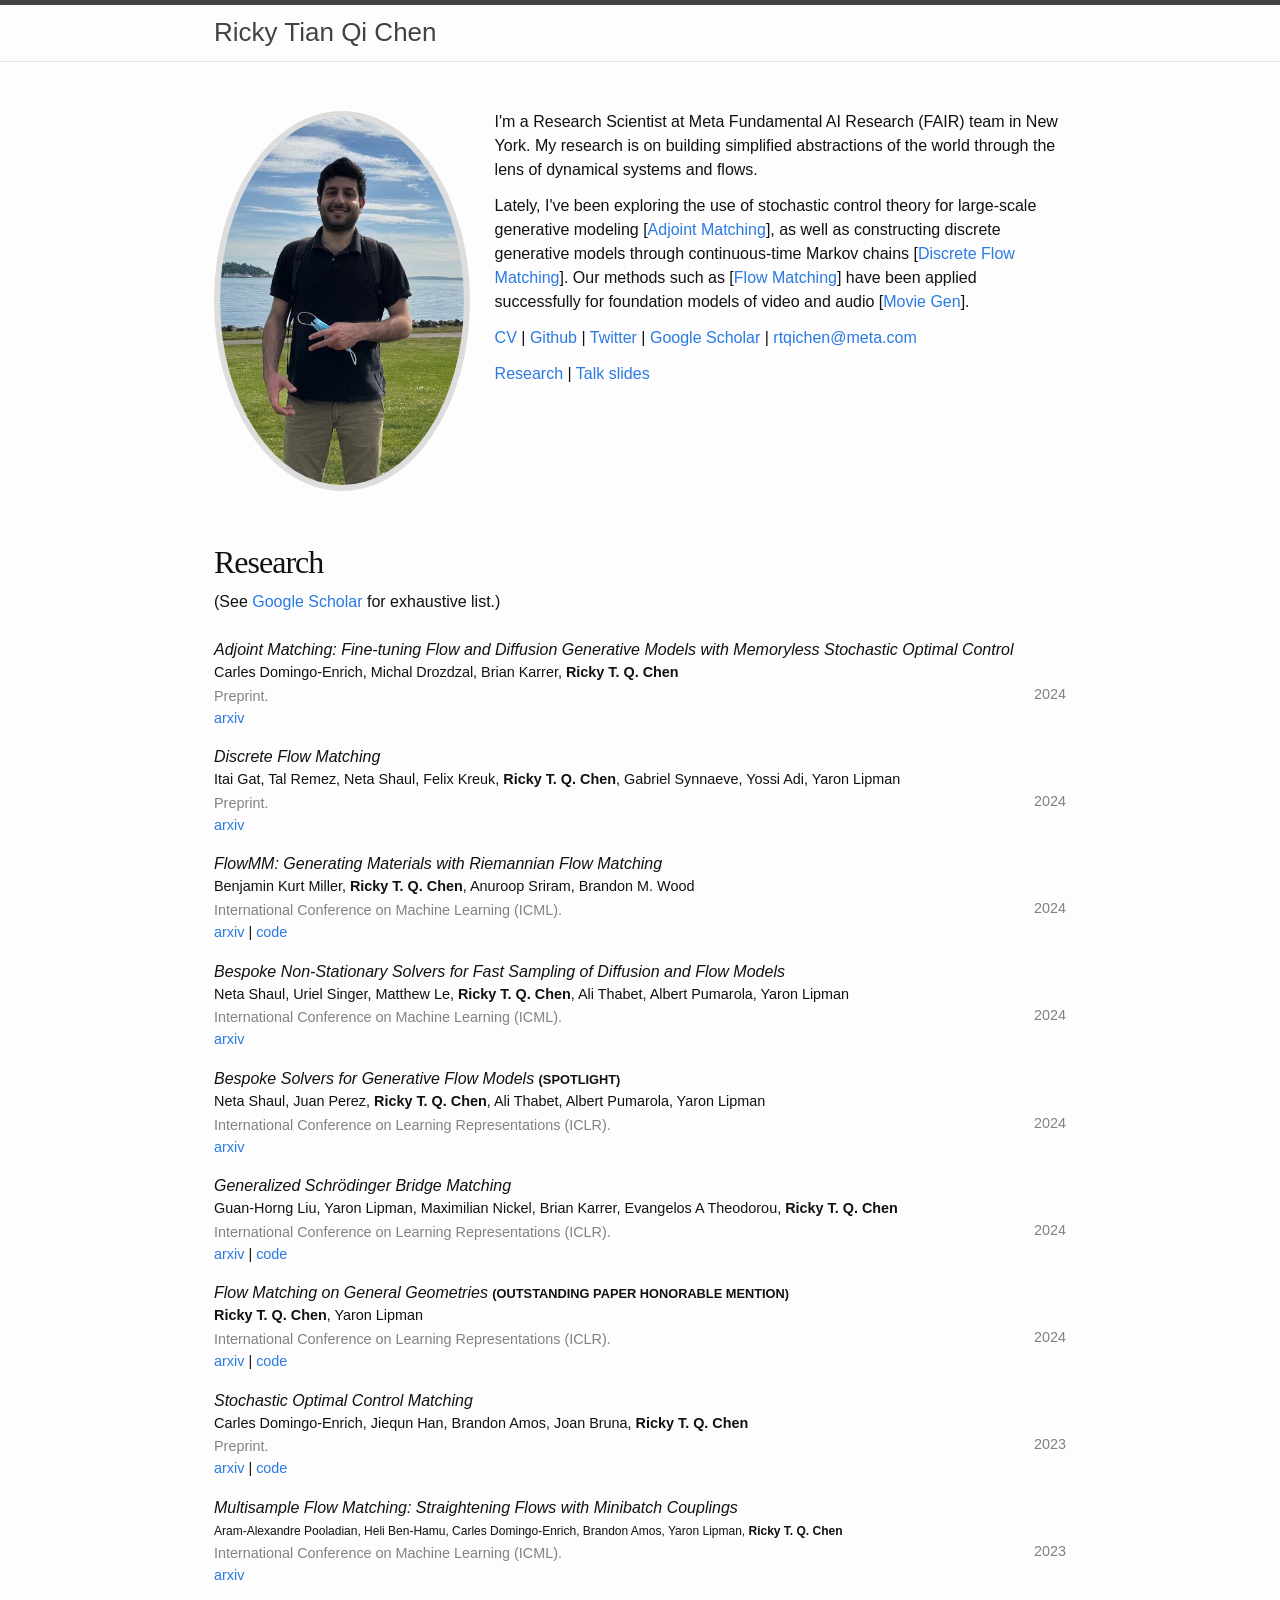
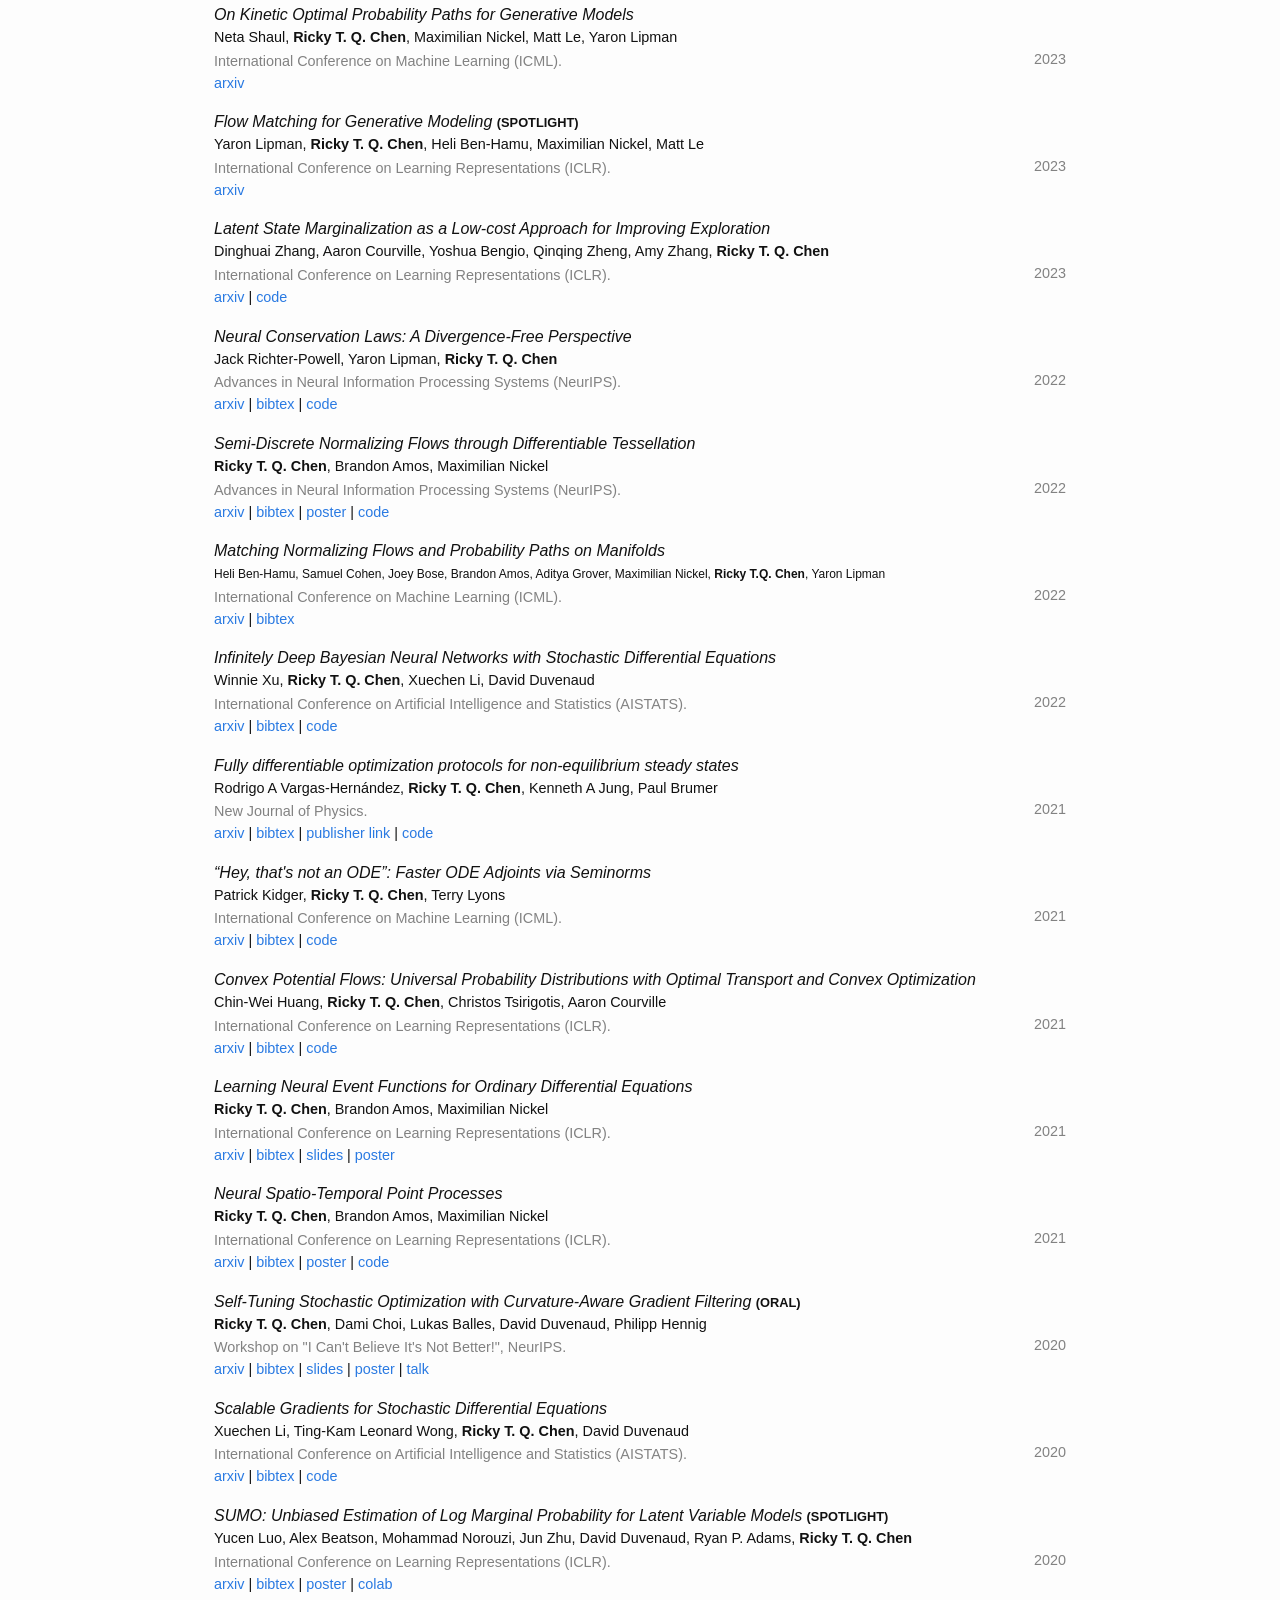
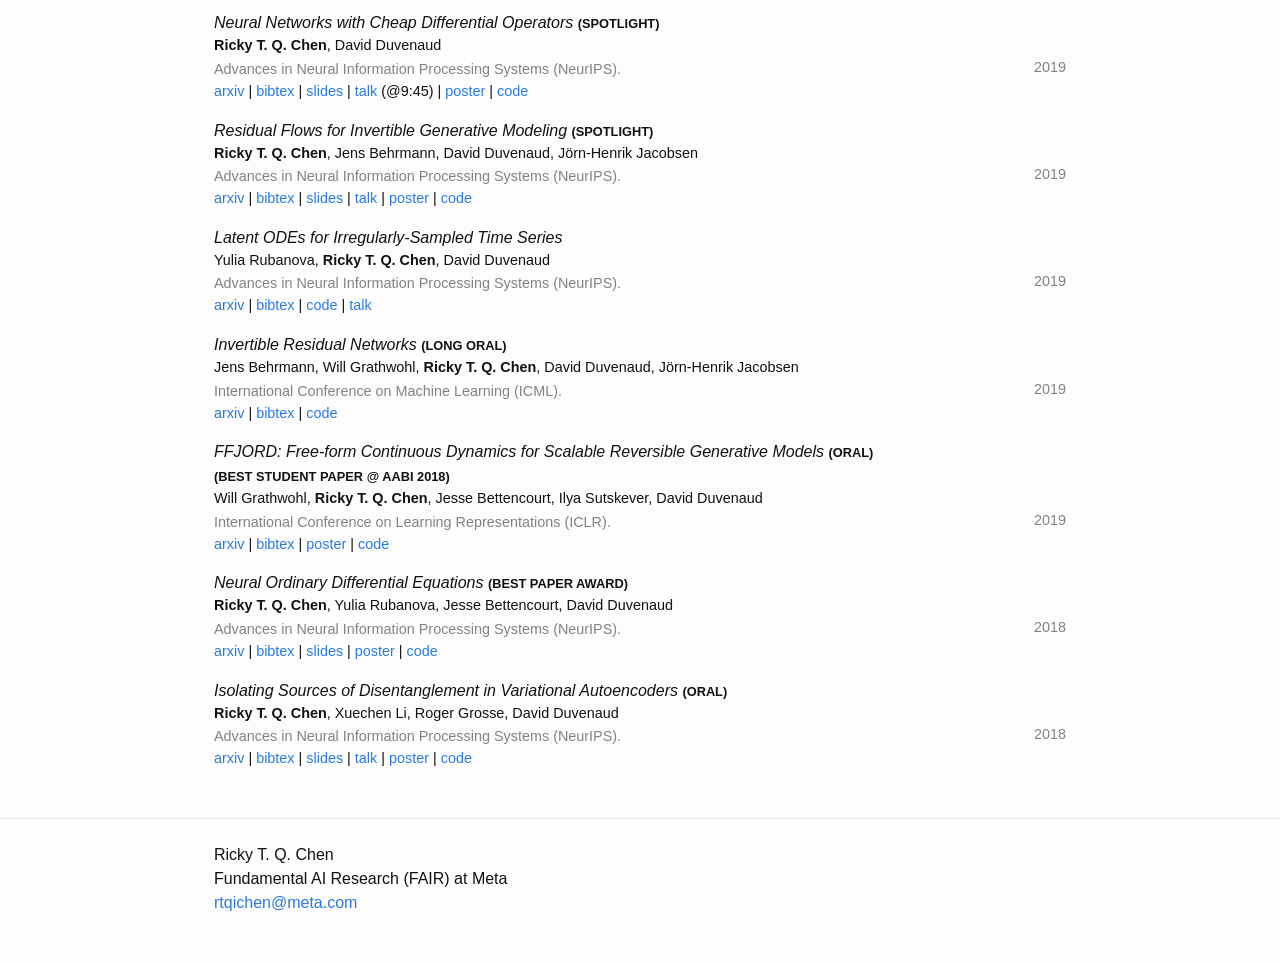
<file: Ricky T. Q. Chen.html>
<!DOCTYPE html>
<!-- saved from url=(0027)https://rtqichen.github.io/ -->
<html lang="en"><head><meta http-equiv="Content-Type" content="text/html; charset=UTF-8">

  
  <meta http-equiv="X-UA-Compatible" content="IE=edge">
  <meta name="viewport" content="width=device-width, initial-scale=1">

  <title>Ricky T. Q. Chen</title>
  <meta name="description" content="">

  <link rel="stylesheet" href="./Ricky T. Q. Chen_files/main.css">
  <link rel="canonical" href="https://rtqichen.github.io/">
  <link rel="alternate" type="application/rss+xml" title="Ricky T. Q. Chen" href="https://rtqichen.github.io/feed.xml">

</head>

<body>

  <header class="site-header" role="banner">
    <div class="wrapper navigation-wrapper ">
      <div class="navigation-links">
        <span class="site-title">Ricky Tian Qi Chen</span>

      </div>
    </div>
  </header>

  <main class="page-content" aria-label="Content">
    <div class="wrapper">

      <!-- Intro -->
      <article class="post">
        <div class="post-content">

          <img src="./Ricky T. Q. Chen_files/headshot.jpg" class="profile-picture">

          <br>
          <p>I'm a Research Scientist at Meta Fundamental AI Research (FAIR) team in New York. 
            My research is on building simplified abstractions of the world through the lens of dynamical systems and flows.
          </p>

          <p>
            Lately, I've been exploring the use of stochastic control theory for large-scale generative modeling [<a href="https://arxiv.org/abs/2409.08861">Adjoint Matching</a>],
            as well as constructing discrete generative models through continuous-time Markov chains [<a href="https://arxiv.org/abs/2407.15595">Discrete Flow Matching</a>]. 
            Our methods such as [<a href="https://arxiv.org/abs/2210.02747">Flow Matching</a>] have been applied successfully for foundation models of video and audio [<a href="https://ai.meta.com/research/movie-gen/">Movie Gen</a>].
          </p>
          <p>
            
          </p>
          <p>
            <a href="https://rtqichen.github.io/pdfs/rtqichen_cv.pdf">CV</a> |
            <a href="https://github.com/rtqichen">Github</a> |
            <a href="https://twitter.com/RickyTQChen">Twitter</a> |
            <a href="https://scholar.google.com/citations?user=7MxQd6UAAAAJ">Google Scholar</a> |
            <a href="mailto:rtqichen@meta.com">rtqichen@meta.com</a>
          </p>
          <p>
            <a href="https://rtqichen.github.io/index.html">Research</a> |
            <a href="https://rtqichen.github.io/slides/index.html">Talk slides</a>
          </p>

        </div>
      </article>
    </div>
    <div class="wrapper">

      <!-- Research -->
      <article class="post">
        <header class="post-header">
          <h1 class="post-title">Research</h1>
          (See <a href="https://scholar.google.com/citations?user=7MxQd6UAAAAJ">Google Scholar</a> for exhaustive list.)
        </header>

        <div class="post-content">
          <ul class="publications">

            <li class="article">
              <span class="title">
                Adjoint Matching: Fine-tuning Flow and Diffusion Generative Models with Memoryless Stochastic Optimal Control
              </span>
              <span class="authors">
                Carles Domingo-Enrich, Michal Drozdzal, Brian Karrer, <strong>Ricky T. Q. Chen</strong>
              </span>
              <span class="journal-info">Preprint.</span>
              <span class="year">2024</span>
              <span class="links">
                <a href="https://arxiv.org/abs/2409.08861">arxiv</a>
              </span>
            </li>

            <li class="article">
              <span class="title">
                Discrete Flow Matching
              </span>
              <span class="authors">
                Itai Gat, Tal Remez, Neta Shaul, Felix Kreuk, <strong>Ricky T. Q. Chen</strong>, Gabriel Synnaeve, Yossi Adi, Yaron Lipman
              </span>
              <span class="journal-info">Preprint.</span>
              <span class="year">2024</span>
              <span class="links">
                <a href="https://arxiv.org/abs/2407.15595">arxiv</a>
              </span>
            </li>

            <li class="article">
              <span class="title">
                FlowMM: Generating Materials with Riemannian Flow Matching
              </span>
              <span class="authors">Benjamin Kurt Miller, <strong>Ricky T. Q. Chen</strong>, Anuroop Sriram, Brandon M.
                Wood</span>
              <span class="journal-info">International Conference on Machine Learning (ICML).</span>
              <span class="year">2024</span>
              <span class="links">
                <a href="https://arxiv.org/abs/2406.04713">arxiv</a> |
                <a href="https://github.com/facebookresearch/flowmm">code</a>
              </span>
            </li>

            <li class="article">
              <span class="title">
                Bespoke Non-Stationary Solvers for Fast Sampling of Diffusion and Flow Models
              </span>
              <span class="authors">Neta Shaul, Uriel Singer, Matthew Le, <strong>Ricky T. Q. Chen</strong>, Ali Thabet,
                Albert Pumarola, Yaron Lipman </span>
              <span class="journal-info">International Conference on Machine Learning (ICML).</span>
              <span class="year">2024</span>
              <span class="links">
                <a href="https://arxiv.org/abs/2403.01329">arxiv</a>
              </span>
            </li>

            <li class="article">
              <span class="title">
                Bespoke Solvers for Generative Flow Models
                <span class="oral">(SPOTLIGHT)</span>
              </span>
              <span class="authors">Neta Shaul, Juan Perez, <strong>Ricky T. Q. Chen</strong>, Ali Thabet, Albert
                Pumarola, Yaron Lipman</span>
              <span class="journal-info">International Conference on Learning Representations (ICLR).</span>
              <span class="year">2024</span>
              <span class="links">
                <a href="https://arxiv.org/abs/2310.19075">arxiv</a>
              </span>
            </li>

            <li class="article">
              <span class="title">
                Generalized Schrödinger Bridge Matching
              </span>
              <span class="authors">Guan-Horng Liu, Yaron Lipman, Maximilian Nickel, Brian Karrer, Evangelos A
                Theodorou, <strong>Ricky T. Q. Chen</strong></span>
              <span class="journal-info">International Conference on Learning Representations (ICLR).</span>
              <span class="year">2024</span>
              <span class="links">
                <a href="https://arxiv.org/abs/2310.02233">arxiv</a> |
                <a href="https://github.com/facebookresearch/generalized-schrodinger-bridge-matching">code</a>
              </span>
            </li>

            <li class="article">
              <span class="title">
                Flow Matching on General Geometries
                <span class="oral">(OUTSTANDING PAPER HONORABLE MENTION)</span>
              </span>
              <span class="authors"><strong>Ricky T. Q. Chen</strong>, Yaron Lipman</span>
              <span class="journal-info">International Conference on Learning Representations (ICLR).</span>
              <span class="year">2024</span>
              <span class="links">
                <a href="https://arxiv.org/abs/2302.03660">arxiv</a> |
                <a href="https://github.com/facebookresearch/riemannian-fm">code</a>
              </span>
            </li>

            <li class="article">
              <span class="title">
                Stochastic Optimal Control Matching
              </span>
              <span class="authors">Carles Domingo-Enrich, Jiequn Han, Brandon Amos, Joan Bruna, <strong>Ricky T. Q.
                  Chen</strong></span>
              <span class="journal-info">Preprint.</span>
              <span class="year">2023</span>
              <span class="links">
                <a href="https://arxiv.org/abs/2312.02027">arxiv</a> |
                <a href="https://github.com/facebookresearch/SOC-matching">code</a>
              </span>
            </li>

            <li class="article">
              <span class="title">
                Multisample Flow Matching: Straightening Flows with Minibatch Couplings
              </span>
              <span class="authors"><small>Aram-Alexandre Pooladian, Heli Ben-Hamu, Carles Domingo-Enrich, Brandon Amos,
                  Yaron Lipman, <strong>Ricky T. Q. Chen</strong></small></span>
              <span class="journal-info">International Conference on Machine Learning (ICML).</span>
              <span class="year">2023</span>
              <span class="links">
                <a href="https://arxiv.org/abs/2304.14772">arxiv</a>
              </span>
            </li>

            <li class="article">
              <span class="title">
                On Kinetic Optimal Probability Paths for Generative Models
              </span>
              <span class="authors">Neta Shaul, <strong>Ricky T. Q. Chen</strong>, Maximilian Nickel, Matt Le, Yaron
                Lipman</span>
              <span class="journal-info">International Conference on Machine Learning (ICML).</span>
              <span class="year">2023</span>
              <span class="links">
                <a href="https://arxiv.org/abs/2306.06626">arxiv</a>
              </span>
            </li>

            <li class="article">
              <span class="title">
                Flow Matching for Generative Modeling
                <span class="oral">(SPOTLIGHT)</span>
              </span>
              <span class="authors">Yaron Lipman, <strong>Ricky T. Q. Chen</strong>, Heli Ben-Hamu, Maximilian Nickel,
                Matt Le</span>
              <span class="journal-info">International Conference on Learning Representations (ICLR).</span>
              <span class="year">2023</span>
              <span class="links">
                <a href="https://arxiv.org/abs/2210.02747">arxiv</a>
              </span>
            </li>

            <li class="article">
              <span class="title">
                Latent State Marginalization as a Low-cost Approach for Improving Exploration
              </span>
              <span class="authors">Dinghuai Zhang, Aaron Courville, Yoshua Bengio, Qinqing Zheng, Amy Zhang,
                <strong>Ricky T. Q. Chen</strong></span>
              <span class="journal-info">International Conference on Learning Representations (ICLR).</span>
              <span class="year">2023</span>
              <span class="links">
                <a href="https://arxiv.org/abs/2210.00999">arxiv</a> |
                <a href="https://github.com/zdhNarsil/Stochastic-Marginal-Actor-Critic">code</a>
              </span>
            </li>

            <li class="article">
              <span class="title">
                Neural Conservation Laws: A Divergence-Free Perspective
              </span>
              <span class="authors">Jack Richter-Powell, Yaron Lipman, <strong>Ricky T. Q. Chen</strong></span>
              <span class="journal-info">Advances in Neural Information Processing Systems (NeurIPS).</span>
              <span class="year">2022</span>
              <span class="links">
                <a href="https://arxiv.org/abs/2210.01741">arxiv</a> |
                <a href="https://rtqichen.github.io/bibtex/ncl.bib">bibtex</a> |
                <a href="https://github.com/facebookresearch/neural-conservation-law">code</a>
              </span>
            </li>

            <li class="article">
              <span class="title">
                Semi-Discrete Normalizing Flows through Differentiable Tessellation
              </span>
              <span class="authors"><strong>Ricky T. Q. Chen</strong>, Brandon Amos, Maximilian Nickel</span>
              <span class="journal-info">Advances in Neural Information Processing Systems (NeurIPS).</span>
              <span class="year">2022</span>
              <span class="links">
                <a href="https://arxiv.org/abs/2203.06832">arxiv</a> |
                <a href="https://rtqichen.github.io/bibtex/voronoi.bib">bibtex</a> |
                <a href="https://rtqichen.github.io/posters/semidiscrete_poster.pdf">poster</a> |
                <a href="https://github.com/facebookresearch/semi-discrete-flow">code</a>
              </span>
            </li>

            <li class="article">
              <span class="title">
                Matching Normalizing Flows and Probability Paths on Manifolds
              </span>
              <span class="authors"><small>Heli Ben-Hamu, Samuel Cohen, Joey Bose, Brandon Amos, Aditya Grover,
                  Maximilian Nickel, <strong>Ricky T.Q. Chen</strong>, Yaron Lipman</small></span>
              <span class="journal-info">International Conference on Machine Learning (ICML).</span>
              <span class="year">2022</span>
              <span class="links">
                <a href="https://arxiv.org/abs/2207.04711">arxiv</a> |
                <a href="https://rtqichen.github.io/bibtex/cnfmatching.bib">bibtex</a>
              </span>
            </li>

            <li class="article">
              <span class="title">
                Infinitely Deep Bayesian Neural Networks with Stochastic Differential Equations
              </span>
              <span class="authors">Winnie Xu, <strong>Ricky T. Q. Chen</strong>, Xuechen Li, David Duvenaud</span>
              <span class="journal-info">International Conference on Artificial Intelligence and Statistics
                (AISTATS).</span>
              <span class="year">2022</span>
              <span class="links">
                <a href="https://arxiv.org/abs/2102.06559">arxiv</a> |
                <a href="https://rtqichen.github.io/bibtex/sdebnn.bib">bibtex</a> |
                <a href="https://github.com/xwinxu/bayeSDE">code</a>
              </span>
            </li>

            <li class="article">
              <span class="title">
                Fully differentiable optimization protocols for non-equilibrium steady states
              </span>
              <span class="authors">Rodrigo A Vargas-Hernández, <strong>Ricky T. Q. Chen</strong>, Kenneth A Jung, Paul
                Brumer</span>
              <span class="journal-info">New Journal of Physics.</span>
              <span class="year">2021</span>
              <span class="links">
                <a href="https://arxiv.org/abs/2103.12604">arxiv</a> |
                <a href="https://rtqichen.github.io/bibtex/physics2021.bib">bibtex</a> |
                <a href="https://iopscience.iop.org/article/10.1088/1367-2630/ac395e/meta">publisher link</a> |
                <a href="https://github.com/RodrigoAVargasHdz/steady_state_jax">code</a>
              </span>
            </li>

            <li class="article">
              <span class="title">
                “Hey, that's not an ODE”: Faster ODE Adjoints via Seminorms
              </span>
              <span class="authors">Patrick Kidger, <strong>Ricky T. Q. Chen</strong>, Terry Lyons</span>
              <span class="journal-info">International Conference on Machine Learning (ICML).</span>
              <span class="year">2021</span>
              <span class="links">
                <a href="https://arxiv.org/abs/2009.09457">arxiv</a> |
                <a href="https://rtqichen.github.io/bibtex/seminorm.bib">bibtex</a> |
                <a href="https://github.com/patrick-kidger/FasterNeuralDiffEq">code</a>
              </span>
            </li>

            <li class="article">
              <span class="title">
                Convex Potential Flows: Universal Probability Distributions with Optimal Transport and Convex
                Optimization
              </span>
              <span class="authors">Chin-Wei Huang, <strong>Ricky T. Q. Chen</strong>, Christos Tsirigotis, Aaron
                Courville</span>
              <span class="journal-info">International Conference on Learning Representations (ICLR).</span>
              <span class="year">2021</span>
              <span class="links">
                <a href="https://arxiv.org/abs/2012.05942">arxiv</a> |
                <a href="https://rtqichen.github.io/bibtex/cpflow.bib">bibtex</a> |
                <a href="https://github.com/CW-Huang/CP-Flow">code</a>
              </span>
            </li>

            <li class="article">
              <span class="title">
                Learning Neural Event Functions for Ordinary Differential Equations
              </span>
              <span class="authors"><strong>Ricky T. Q. Chen</strong>, Brandon Amos, Maximilian Nickel</span>
              <span class="journal-info">International Conference on Learning Representations (ICLR).</span>
              <span class="year">2021</span>
              <span class="links">
                <a href="https://arxiv.org/abs/2011.03902">arxiv</a> |
                <a href="https://rtqichen.github.io/bibtex/event_fns.bib">bibtex</a> |
                <a href="https://rtqichen.github.io/pdfs/neural_event_fns_slides.pdf">slides</a> |
                <a href="https://rtqichen.github.io/posters/Neural_Event_Functions_poster.pdf">poster</a>
              </span>
            </li>

            <li class="article">
              <span class="title">
                Neural Spatio-Temporal Point Processes
              </span>
              <span class="authors"><strong>Ricky T. Q. Chen</strong>, Brandon Amos, Maximilian Nickel</span>
              <span class="journal-info">International Conference on Learning Representations (ICLR).</span>
              <span class="year">2021</span>
              <span class="links">
                <a href="https://arxiv.org/abs/2011.04583">arxiv</a> |
                <a href="https://rtqichen.github.io/bibtex/nstpp.bib">bibtex</a> |
                <a href="https://rtqichen.github.io/posters/Neural_STPP_poster.pdf">poster</a> |
                <a href="https://github.com/facebookresearch/neural_stpp">code</a>
              </span>
            </li>

            <li class="article">
              <span class="title">
                Self-Tuning Stochastic Optimization with Curvature-Aware Gradient Filtering
                <span class="oral">(ORAL)</span>
              </span>
              <span class="authors"><strong>Ricky T. Q. Chen</strong>, Dami Choi, Lukas Balles, David Duvenaud, Philipp
                Hennig</span>
              <span class="journal-info">Workshop on "I Can't Believe It's Not Better!", NeurIPS.</span>
              <span class="year">2020</span>
              <span class="links">
                <a href="http://arxiv.org/abs/2011.04803">arxiv</a> |
                <a href="https://rtqichen.github.io/bibtex/meka.bib">bibtex</a> |
                <a href="https://rtqichen.github.io/pdfs/meka_slides.pdf">slides</a> |
                <a href="https://rtqichen.github.io/posters/meka_poster.pdf">poster</a> |
                <a href="https://slideslive.com/38942666">talk</a>
              </span>
            </li>

            <li class="article">
              <span class="title">
                Scalable Gradients for Stochastic Differential Equations
              </span>
              <span class="authors">Xuechen Li, Ting-Kam Leonard Wong, <strong>Ricky T. Q. Chen</strong>, David
                Duvenaud</span>
              <span class="journal-info">International Conference on Artificial Intelligence and Statistics
                (AISTATS).</span>
              <span class="year">2020</span>
              <span class="links">
                <a href="https://arxiv.org/abs/2001.01328">arxiv</a> |
                <a href="https://rtqichen.github.io/bibtex/sdeint.bib">bibtex</a> |
                <a href="https://github.com/google-research/torchsde">code</a>
              </span>
            </li>

            <li class="article">
              <span class="title">
                SUMO: Unbiased Estimation of Log Marginal Probability for Latent Variable Models
                <span class="oral">(SPOTLIGHT)</span>
              </span>
              <span class="authors">Yucen Luo, Alex Beatson, Mohammad Norouzi, Jun Zhu, David Duvenaud, Ryan P. Adams,
                <strong>Ricky T. Q. Chen</strong></span>
              <span class="journal-info">International Conference on Learning Representations (ICLR).</span>
              <span class="year">2020</span>
              <span class="links">
                <a href="https://arxiv.org/abs/2004.00353">arxiv</a> |
                <a href="https://rtqichen.github.io/bibtex/sumo.bib">bibtex</a> |
                <a href="https://rtqichen.github.io/posters/sumo_poster.pdf">poster</a> |
                <a href="https://colab.research.google.com/drive/1iUjFt_RW3OUOdRXZjbYgJBsbd2dbCCgF">colab</a>
              </span>
            </li>

            <li class="article">
              <span class="title">
                Neural Networks with Cheap Differential Operators
                <span class="oral">(SPOTLIGHT)</span>
              </span>
              <span class="authors"><strong>Ricky T. Q. Chen</strong>, David Duvenaud</span>
              <span class="journal-info">Advances in Neural Information Processing Systems (NeurIPS).</span>
              <span class="year">2019</span>
              <span class="links">
                <a href="https://arxiv.org/abs/1912.03579">arxiv</a> |
                <a href="https://rtqichen.github.io/bibtex/hollownet.bib">bibtex</a> |
                <a href="https://rtqichen.github.io/pdfs/hollownet_slides.pdf">slides</a> |
                <a href="https://slideslive.com/38923917/track-4-session-1-spotlights">talk</a> (@9:45) |
                <a href="https://rtqichen.github.io/posters/hollownet_poster.pdf">poster</a> |
                <a href="https://proceedings.neurips.cc/paper/2019/file/770f8e448d07586afbf77bb59f698587-Supplemental.zip">code</a>
              </span>
            </li>

            <li class="article">
              <span class="title">
                Residual Flows for Invertible Generative Modeling
                <span class="oral">(SPOTLIGHT)</span>
              </span>
              <span class="authors"><strong>Ricky T. Q. Chen</strong>, Jens Behrmann, David Duvenaud, Jörn-Henrik
                Jacobsen</span>
              <span class="journal-info">Advances in Neural Information Processing Systems (NeurIPS).</span>
              <span class="year">2019</span>
              <span class="links">
                <a href="https://arxiv.org/abs/1906.02735">arxiv</a> |
                <a href="https://rtqichen.github.io/bibtex/residual_flows.bib">bibtex</a> |
                <a href="https://rtqichen.github.io/pdfs/residual_flows_slides.pdf">slides</a> |
                <a href="https://slideslive.com/38917899/residual-flows-for-invertible-generative-modeling">talk</a> |
                <a href="https://rtqichen.github.io/posters/residual_flows_poster.pdf">poster</a> |
                <a href="https://github.com/rtqichen/residual-flows">code</a>
              </span>
            </li>

            <li class="article">
              <span class="title">
                Latent ODEs for Irregularly-Sampled Time Series
              </span>
              <span class="authors">Yulia Rubanova, <strong>Ricky T. Q. Chen</strong>, David Duvenaud</span>
              <span class="journal-info">Advances in Neural Information Processing Systems (NeurIPS).</span>
              <span class="year">2019</span>
              <span class="links">
                <a href="https://arxiv.org/abs/1907.03907">arxiv</a> |
                <a href="https://rtqichen.github.io/bibtex/latent_ode.bib">bibtex</a> |
                <a href="https://github.com/YuliaRubanova/latent_ode">code</a> |
                <a href="https://slideslive.com/38917674/latent-ordinary-differential-equations-for-irregularlysampled-time-series">talk</a>
              </span>
            </li>

            <li class="article">
              <span class="title">
                Invertible Residual Networks
                <span class="oral">(LONG ORAL)</span>
              </span>
              <span class="authors">Jens Behrmann, Will Grathwohl, <strong>Ricky T. Q. Chen</strong>, David Duvenaud,
                Jörn-Henrik Jacobsen</span>
              <span class="journal-info">International Conference on Machine Learning (ICML).</span>
              <span class="year">2019</span>
              <span class="links">
                <a href="https://arxiv.org/abs/1811.00995">arxiv</a> |
                <a href="https://rtqichen.github.io/bibtex/iresnet.bib">bibtex</a> |
                <a href="https://github.com/jhjacobsen/invertible-resnet">code</a>
              </span>
            </li>

            <li class="article">
              <span class="title">
                FFJORD: Free-form Continuous Dynamics for Scalable Reversible Generative Models
                <span class="oral">(ORAL)</span>
                <br>
                <span class="oral">(BEST STUDENT PAPER @ AABI 2018)</span>
              </span>
              <span class="authors">Will Grathwohl, <strong>Ricky T. Q. Chen</strong>, Jesse Bettencourt, Ilya
                Sutskever, David Duvenaud</span>
              <span class="journal-info">International Conference on Learning Representations (ICLR).</span>
              <span class="year">2019</span>
              <span class="links">
                <a href="https://arxiv.org/abs/1810.01367">arxiv</a> |
                <a href="https://rtqichen.github.io/bibtex/ffjord.bib">bibtex</a> |
                <a href="https://rtqichen.github.io/posters/ffjord_poster.pdf">poster</a> |
                <a href="https://github.com/rtqichen/ffjord/">code</a>
              </span>
            </li>

            <li class="article">
              <span class="title">
                Neural Ordinary Differential Equations
                <span class="oral">(BEST PAPER AWARD)</span>
              </span>
              <span class="authors"><strong>Ricky T. Q. Chen</strong>, Yulia Rubanova, Jesse Bettencourt, David
                Duvenaud</span>
              <span class="journal-info">Advances in Neural Information Processing Systems (NeurIPS).</span>
              <span class="year">2018</span>
              <span class="links">
                <a href="https://arxiv.org/abs/1806.07366">arxiv</a> |
                <a href="https://rtqichen.github.io/bibtex/neural_ode.bib">bibtex</a> |
                <a href="https://rtqichen.github.io/pdfs/neural_ode_slides.pdf">slides</a> |
                <a href="https://rtqichen.github.io/posters/neural_ode_poster.pdf">poster</a> |
                <a href="https://github.com/rtqichen/torchdiffeq/">code</a>
              </span>
            </li>

            <li class="article">
              <span class="title">
                Isolating Sources of Disentanglement in Variational Autoencoders
                <span class="oral">(ORAL)</span>
              </span>
              <span class="authors"><strong>Ricky T. Q. Chen</strong>, Xuechen Li, Roger Grosse, David Duvenaud</span>
              <span class="journal-info">Advances in Neural Information Processing Systems (NeurIPS).</span>
              <span class="year">2018</span>
              <span class="links">
                <a href="https://arxiv.org/abs/1802.04942">arxiv</a> |
                <a href="https://rtqichen.github.io/bibtex/isolating.bib">bibtex</a> |
                <a href="https://rtqichen.github.io/pdfs/isolating_slides.pdf">slides</a> |
                <a href="https://www.facebook.com/watch/?v=2514317341966685&amp;t=1405">talk</a> |
                <a href="https://rtqichen.github.io/posters/tcvae_poster.pdf">poster</a> |
                <a href="https://github.com/rtqichen/beta-tcvae/">code</a>
              </span>
            </li>

            <!-- <li class="article">
              <span class="title">
                Learning Motion Predictors for Smart Wheelchair using Autoregressive Sparse Gaussian Process
              </span>
              <span class="authors">Zicong Fan, Lili Meng, <strong>Tian Qi Chen</strong>, Jingchun Li, Ian M. Mitchell</span>
              <span class="journal-info">International Conference on Robotics and Automation (ICRA).</span>
              <span class="year">2018</span>
              <span class="links">
                <a href="https://arxiv.org/abs/1710.11319">arxiv</a> |
                <a href="./bibtex/motion_predictors.bib">bibtex</a>
              </span>
            </li>

            <li class="article">
              <span class="title">
                Deep kernel mean embeddings for generative modeling and feedforward style transfer
              </span>
              <span class="authors"><strong>Tian Qi Chen</strong></span>
              <span class="journal-info">MSc Thesis, University of British Columbia.</span>
              <span class="year">2017</span>
              <span class="links">
                <a href="./pdfs/msc_thesis.pdf">pdf</a> (18MB)

              </span>
            </li> -->

            <!-- <li class="article">
              <span class="title">
                Fast Patch-based Style Transfer of Arbitrary Style
                <span class="oral">(ORAL)</span>
              </span>
              <span class="authors"><strong>Tian Qi Chen</strong>, Mark Schmidt</span>
              <span class="journal-info">Workshop in Constructive Machine Learning, NIPS.</span>
              <span class="year">2016</span>
              <span class="links">
                <a href="https://arxiv.org/abs/1612.04337">arxiv</a> |
                <a href="./bibtex/fast_style.bib">bibtex</a> |
                <a href="./pdfs/fast_style_transfer_slides.pdf">slides</a> |
                <a href="./posters/styleswap_poster.pdf">poster</a> |
                <a href="https://github.com/rtqichen/style-swap/">code</a>
              </span>
            </li> -->
          </ul>
        </div>
        <!-- <span class="footnote">* denotes equal contribution, often meaning multiple authors contributed to coding and running experiments.</span> -->
      </article>
    </div>
  </main>

  <footer class="site-footer">

    <div class="wrapper">

      <div class="footer-col-wrapper">
        <div class="footer-col">
          <ul class="contact-list">
            <li>
              Ricky T. Q. Chen
            </li>
            <li>Fundamental AI Research (FAIR) at Meta</li>
            <li><a href="mailto:rtqichen@meta.com">rtqichen@meta.com</a></li>
          </ul>
        </div>
        <div class="footer-col">
        </div>
      </div>
    </div>


  </footer>


</body></html>
</file>
<file: assets/style.css>
@import url('https://fonts.googleapis.com/css2?family=DM+Sans:wght@400;450;500;550;600;650;700&family=Manrope:wght@400;500;600;650;700;750;800&display=swap');
:root{--paper:#fafaf8;--ink:#202529;--muted:#59616b;--blue:#254fd2;--line:#dedfdc;--soft:#f0f2f8}*{box-sizing:border-box}html{scroll-behavior:smooth;scroll-padding-top:105px}body{margin:0;background:var(--paper);color:var(--ink);font:18px/1.75 'DM Sans',system-ui,sans-serif;-webkit-font-smoothing:antialiased}a{color:var(--blue);text-decoration:none;text-underline-offset:4px}a:hover{text-decoration:underline}button,input{font:inherit}button,a,input{outline-offset:5px}::selection{background:#dce5ff}h1,h2,h3,p{margin-top:0}h1,h2,h3{font-family:Manrope,system-ui,sans-serif}main,.nav-wrap{max-width:1080px;margin:auto;padding:0 40px}.site-header{border-bottom:1px solid var(--line);position:sticky;top:0;z-index:5;background:rgba(250,250,248,.96);backdrop-filter:blur(16px)}.nav-wrap{height:82px;display:flex;align-items:center;justify-content:space-between}.wordmark{font:800 30px/1 Manrope,system-ui;letter-spacing:-2px;color:var(--ink)}.wordmark span{color:var(--blue)}nav{display:flex;align-items:center;gap:30px}nav a{font-size:15px;font-weight:550;color:#656a70}nav a.active{color:var(--blue)}nav .cv-nav{border:1px solid #d3d7df;padding:6px 16px;border-radius:5px;color:var(--ink)}.intro{padding:80px 0 76px;display:grid;grid-template-columns:minmax(0,1fr) 260px;gap:78px;align-items:start}.eyebrow{font-size:12px;font-weight:700;letter-spacing:2px;color:var(--muted);margin-bottom:21px}h1{font-size:65px;font-weight:750;letter-spacing:-3.6px;line-height:1.1;margin:0 0 27px}h1>span:not(.name-dot){font-weight:450}.name-dot{color:var(--blue)}.lead{font-size:23px;line-height:1.5;font-weight:450;color:#3d434b;letter-spacing:-.35px;margin-bottom:23px}.intro-copy>p:not(.eyebrow):not(.lead){font-size:18px;line-height:1.8;color:#414a55;margin-bottom:21px}.intro-copy strong{font-weight:550;color:var(--ink)}.socials{display:flex;gap:25px;margin-top:28px;font-size:14px;font-weight:650}.portrait-block{margin-top:42px}.portrait-frame{border-radius:7px;overflow:hidden;background:#e8e9e4;box-shadow:14px 14px 0 #eeefeb}.portrait-frame img{width:100%;height:320px;object-fit:cover;object-position:50% 35%;display:block}.portrait-caption{display:flex;justify-content:space-between;color:var(--muted);font-size:13px;line-height:1.65;margin-top:28px}.caption-mark{color:var(--blue);font-size:27px;line-height:1}.research-section{border-top:1px solid var(--line);padding:45px 0 55px}.section-heading{display:flex;align-items:center;justify-content:space-between;margin-bottom:30px}.section-heading .eyebrow{margin-bottom:8px}h2{font-size:32px;font-weight:650;line-height:1.3;letter-spacing:-1.1px;margin-bottom:0}.section-number{font:12px 'DM Sans',sans-serif;color:#606976}.interests{display:grid;grid-template-columns:repeat(3,1fr);gap:30px}.interests>a{border-top:2px solid #cbd5ed;padding:20px 0 0;position:relative;color:var(--ink);transition:border-color .2s}.interests>a:hover{border-color:var(--blue);text-decoration:none}.interest-num{font-size:12px;color:var(--blue);font-weight:650}.interests h3{font-size:19px;line-height:1.5;font-weight:650;letter-spacing:-.3px;margin:11px 0}.interests p{font-size:15px;line-height:1.75;color:var(--muted);max-width:250px;margin-bottom:0}.interest-arrow{position:absolute;right:2px;top:18px;font-size:22px;color:var(--blue)}.publications-section{padding:44px 0 50px;border-top:1px solid var(--line)}.publication-toolbar{display:flex;flex-wrap:wrap;gap:14px;align-items:center;justify-content:space-between;margin:28px 0 15px}.filters{display:flex;flex-wrap:wrap;gap:6px}.filters button{font-size:13px;color:#656a70;border:1px solid transparent;padding:6px 11px;border-radius:4px;background:transparent;cursor:pointer;white-space:nowrap}.filters button[aria-pressed=true]{background:var(--blue);color:white}.filters button:hover:not([aria-pressed=true]){background:#eaece8}.search-label{position:relative;flex-shrink:0}.search-label input{width:190px;border:1px solid var(--line);background:transparent;border-radius:4px;padding:9px 32px 9px 12px;font-size:13px;color:var(--ink)}.search-label>span:last-child{position:absolute;right:10px;top:0px;font-size:22px;color:var(--muted);pointer-events:none}.result-count{font-size:12px;letter-spacing:.35px;color:#606976;margin-bottom:15px}.paper{display:grid;grid-template-columns:107px minmax(0,1fr);gap:23px;border-top:1px solid var(--line);padding:24px 0}.paper[hidden]{display:none}.paper-venue{padding-top:4px}.paper-venue span{font-size:12px;font-weight:650;line-height:1.6;display:inline-block;color:var(--blue);background:#eaf0fb;padding:4px 9px;border-radius:3px;max-width:107px}.paper h3{font-size:18px;line-height:1.55;font-weight:650;letter-spacing:-.25px;margin:0 0 7px}.paper h3 a{color:var(--ink)}.paper h3 a:hover{color:var(--blue)}.authors{font-size:15px;color:#59616b;line-height:1.75;margin-bottom:10px}.authors strong{font-weight:550;color:#444a52}.paper-meta{display:flex;align-items:center;justify-content:space-between;font-size:12px;color:#606976;gap:16px}.paper-link{font-size:13px;font-weight:600;white-space:nowrap}.paper-link span{padding-left:4px}.preprint{font-size:12px}.scholar-link{display:inline-block;font-size:14px;font-weight:550;margin-top:20px}.scholar-link span{margin-left:12px}.empty{padding:35px;color:var(--muted);text-align:center;font-size:16px}.background{border-top:1px solid var(--line);padding:43px 0 50px}.background .eyebrow{margin-bottom:8px}.background h2{font-size:26px;margin-bottom:20px}.background>p:last-child{font-size:16px;line-height:1.9;max-width:760px;color:#505a66;margin:0}.background strong{font-weight:550;color:var(--ink)}footer{border-top:1px solid var(--line);padding:35px 0 38px;display:flex;justify-content:space-between;align-items:center;gap:20px;font-size:13px}footer p{color:#606976;font-size:13px;margin:5px 0 0}.footer-name{font-family:Manrope,sans-serif;font-size:16px;font-weight:700;color:var(--ink);letter-spacing:-.3px}.footer-name span{color:var(--blue)}.back-top{color:var(--muted)}.sr-only{position:absolute;width:1px;height:1px;padding:0;margin:-1px;overflow:hidden;clip:rect(0,0,0,0);white-space:nowrap;border:0}.skip{position:fixed;left:15px;top:-70px;padding:8px 18px;background:var(--blue);color:white;z-index:10}.skip:focus{top:12px}@media(min-width:1300px){main,.nav-wrap{max-width:1120px}.intro{gap:100px;grid-template-columns:minmax(0,1fr) 280px}.portrait-frame img{height:350px}}@media(max-width:800px){main,.nav-wrap{padding-left:25px;padding-right:25px}.intro{grid-template-columns:minmax(0,1fr) 200px;gap:35px;padding-top:55px}h1{font-size:52px}.portrait-frame img{height:265px}.socials{gap:16px}.publication-toolbar{align-items:flex-start;flex-direction:column}.search-label,.search-label input{width:100%}.interests{gap:20px}.interests h3{font-size:17px}}@media(max-width:570px){.nav-wrap{height:68px}nav{gap:12px}nav a{font-size:13px}nav .cv-nav{padding:4px 9px}.wordmark{font-size:26px}.intro{grid-template-columns:1fr;gap:32px;padding:43px 0}.intro-copy .eyebrow{font-size:10px;letter-spacing:1.4px}h1{font-size:56px;margin-bottom:23px}.lead{font-size:22px}.portrait-block{margin-top:0;display:grid;grid-template-columns:135px 1fr;gap:27px;align-items:center}.portrait-frame{box-shadow:8px 8px 0 #eeefeb}.portrait-frame img{height:164px}.portrait-caption{margin:0;gap:15px;font-size:12px}.caption-mark{display:none}.research-section,.publications-section{padding:33px 0 38px}h2{font-size:28px}.interests{grid-template-columns:1fr;gap:22px}.interests>a{display:grid;grid-template-columns:25px 1fr;column-gap:15px;padding-top:16px}.interest-num{grid-row:1/3;padding-top:6px}.interests h3{font-size:18px;margin:0 0 5px}.interests h3 br{display:none}.interests p{max-width:90%;grid-column:2;font-size:14px}.interest-arrow{top:13px}.section-heading{margin-bottom:23px}.filters{gap:3px}.filters button{font-size:12px;padding:6px 8px}.paper{grid-template-columns:1fr;gap:10px;padding:22px 0}.paper-venue{padding:0}.paper-venue span{max-width:100%;font-size:11px}.paper h3{font-size:17px}.authors{font-size:13px}.paper-meta{font-size:11px}.background{padding:32px 0}.background>p:last-child{font-size:15px}footer{flex-wrap:wrap;padding:28px 0;gap:22px}footer>div{width:100%}.back-top{margin-left:auto}}@media(prefers-reduced-motion:reduce){html{scroll-behavior:auto}*{transition:none!important}}

/* News and recent publications */
.news-list{list-style:none;margin:0;padding:0}.news-list li{display:grid;grid-template-columns:125px minmax(0,1fr);gap:28px;padding:16px 0;border-top:1px solid var(--line)}.news-list time{font-size:14px;font-weight:600;color:var(--blue);padding-top:2px}.news-list p{font-size:16px;line-height:1.8;color:#414a55;margin:0}.recent-item{display:grid;grid-template-columns:38px minmax(0,1fr);gap:22px;padding:25px 0;border-top:1px solid var(--line)}.recent-number{font-size:12px;color:var(--blue);font-weight:600;padding-top:5px}.recent-item h3{font-size:18px;line-height:1.55;font-weight:650;letter-spacing:-.25px;margin:0 0 9px}.recent-item h3 a{color:var(--ink)}.recent-item h3 a:hover{color:var(--blue)}.recent-item .paper-meta{font-size:13px;line-height:1.6}.recent-work .section-heading,.news-section .section-heading{margin-bottom:22px}@media(max-width:570px){.news-list li{grid-template-columns:1fr;gap:6px;padding:18px 0}.news-list p{font-size:16px}.recent-item{grid-template-columns:25px minmax(0,1fr);gap:12px;padding:22px 0}.recent-item h3{font-size:17px}.recent-item .paper-meta{font-size:12px;flex-wrap:wrap}}

/* Optional right-hand publication thumbnails. */
.recent-item-with-figure{grid-template-columns:26px minmax(0,1fr) 220px;gap:20px;align-items:start}
.recent-item-with-figure>div{min-width:0}
.recent-figure{width:220px;max-width:220px;margin:3px 0 0;border:1px solid #dce1e8;border-radius:7px;overflow:hidden;background:#fff}
.recent-figure-link{display:flex;align-items:center;justify-content:center;height:120px;padding:8px;background:#fff}
.recent-figure-link:hover{background:#f7f9fd}
.recent-figure img{display:block;width:100%;max-width:202px;height:auto;max-height:104px;object-fit:contain}
.recent-figure figcaption{padding:5px 8px;border-top:1px solid #e7eaf0;background:#f5f7fb;font-size:10px;line-height:1.5;text-align:right}
.recent-figure figcaption>span{display:none}
.recent-figure figcaption a{font-weight:500;white-space:nowrap}
@media(max-width:700px){.recent-item-with-figure{grid-template-columns:20px minmax(0,1fr) 140px;gap:12px}.recent-item-with-figure .recent-figure{width:140px;max-width:140px}.recent-figure-link{height:85px}.recent-figure img{max-width:122px;max-height:69px}}
@media(max-width:480px){.recent-item-with-figure{grid-template-columns:20px minmax(0,1fr)}.recent-item-with-figure .recent-figure{grid-column:2;justify-self:end;margin-top:0}}

/* Native, keyboard-accessible paper preview overlay. */
.paper-dialog{width:min(1080px,calc(100vw - 64px));max-width:1080px;max-height:calc(100dvh - 64px);padding:0;border:1px solid rgba(255,255,255,.7);border-radius:16px;background:#fafaf8;color:var(--ink);box-shadow:0 30px 100px rgba(12,20,38,.3);overflow:auto;overscroll-behavior:contain}
.paper-dialog::backdrop{background:rgba(19,27,43,.68);backdrop-filter:blur(7px)}
.paper-dialog[open]{animation:paper-dialog-in .22s ease-out}
.paper-dialog[open]::backdrop{animation:paper-backdrop-in .22s ease-out}
.paper-dialog-header{position:relative;display:flex;align-items:flex-start;justify-content:space-between;gap:28px;padding:30px 36px 24px;border-bottom:1px solid var(--line)}
.paper-dialog-header .eyebrow{font-size:11px;margin:0 0 10px;color:var(--blue)}
.paper-dialog-header h2{font-size:27px;line-height:1.4;letter-spacing:-.7px;max-width:820px}
.paper-dialog-close{flex-shrink:0;width:36px;height:36px;display:grid;place-items:center;border:1px solid #d7dce4;border-radius:50%;background:#fff;color:#414a55;font-size:26px;line-height:1;cursor:pointer}
.paper-dialog-close:hover{background:#eaf0fb;color:var(--blue)}
.paper-dialog-image{padding:30px 24px;background:#fff;border-bottom:1px solid var(--line)}
.paper-dialog-image img{display:block;width:100%;height:auto;max-height:42vh;object-fit:contain}
.paper-dialog-abstract{max-width:880px;padding:30px 36px 36px;margin:auto}
.paper-dialog-abstract-heading{display:flex;justify-content:space-between;align-items:center;gap:20px;margin-bottom:20px}
.paper-dialog-abstract h3{font-size:20px;font-weight:650;margin:0;letter-spacing:-.3px}
.paper-dialog-abstract-heading>a{font-size:13px;font-weight:600;white-space:nowrap}
.paper-dialog-abstract p{font-size:17px;line-height:1.85;color:#414a55;margin:0 0 18px}
.paper-dialog-abstract p:last-child{margin-bottom:0}
@keyframes paper-dialog-in{from{opacity:0;transform:translateY(14px) scale(.97)}to{opacity:1;transform:translateY(0) scale(1)}}
@keyframes paper-backdrop-in{from{background:rgba(19,27,43,0);backdrop-filter:blur(0)}to{background:rgba(19,27,43,.68);backdrop-filter:blur(7px)}}
@media(max-width:600px){.paper-dialog{width:calc(100vw - 24px);max-height:calc(100dvh - 32px);border-radius:12px}.paper-dialog-header{padding:22px 20px 18px;gap:14px}.paper-dialog-header h2{font-size:21px}.paper-dialog-header .eyebrow{font-size:9px;letter-spacing:1.4px}.paper-dialog-close{width:32px;height:32px}.paper-dialog-image{padding:22px 10px}.paper-dialog-abstract{padding:22px 20px 26px}.paper-dialog-abstract p{font-size:16px;line-height:1.8}.paper-dialog-abstract-heading{margin-bottom:16px}}
@media(prefers-reduced-motion:reduce){.paper-dialog[open],.paper-dialog[open]::backdrop{animation:none}}

/* A sentence-length introduction needs quieter typography than section labels. */
.intro-copy > .eyebrow{font-size:15px;line-height:1.55;font-weight:500;letter-spacing:0;text-transform:none;color:var(--muted);max-width:38ch;text-wrap:balance;margin-bottom:24px}
@media(max-width:570px){.intro-copy > .eyebrow{font-size:14px;max-width:35ch;margin-bottom:20px}}

/* Compact topic labels for recent research. */
.research-tags{display:flex;flex-wrap:wrap;gap:7px;margin:0 0 12px;padding:0;list-style:none}.research-tag{display:inline-flex;align-items:center;padding:3px 9px;border:1px solid transparent;border-radius:6px;font-size:11px;line-height:1.6;font-weight:600;letter-spacing:.1px}.research-tag-latent{color:#17665d;background:#e8f5f1;border-color:#cee8df}.research-tag-interpretability{color:#65509a;background:#f0ecf9;border-color:#e0d7f1}

.research-tag-representation{color:#355c91;background:#eaf1fc;border-color:#d5e2f5}

.research-tag-length{color:#8a5b20;background:#fbf1df;border-color:#efdfbd}

.research-tag-rl{color:#936044;background:#fbede4;border-color:#f0d9c9}

.research-tag-visual{color:#286979;background:#e8f4f7;border-color:#cde5ec}

.research-tag-subliminal{color:#73528d;background:#f3ecf7;border-color:#e5d8ed}.research-tag-jailbreaking{color:#96525d;background:#faecef;border-color:#efd4db}

/* Affiliation marks beneath the portrait. */
.affiliation-logos{margin:30px 0 0;display:flex;flex-direction:column;align-items:center;gap:20px}.affiliation-logos a{display:flex;align-items:center;justify-content:center;text-decoration:none;transition:opacity .18s}.affiliation-logos a:hover{opacity:.7}.affiliation-berkeley{width:220px;max-width:100%;background:#fff;border-radius:4px;overflow:hidden}.affiliation-berkeley img{display:block;width:100%;height:auto}.affiliation-apple{gap:12px;color:#252525}.affiliation-apple svg{width:29px;height:34px;fill:currentColor;flex-shrink:0}.affiliation-apple span{font-size:13px;font-weight:550;line-height:1.35;letter-spacing:-.15px}@media(max-width:570px){.portrait-block{display:block;width:100%;max-width:280px}.portrait-frame{max-width:200px}.portrait-frame img{height:240px}.affiliation-logos{align-items:flex-start;margin-top:25px;gap:18px}.affiliation-berkeley{width:200px}.affiliation-apple{padding-left:15px}}

/* University marks, with original aspect ratios preserved. */
.academic-logos{display:flex;align-items:center;justify-content:center;gap:24px;width:100%}.affiliation-berkeley-seal{width:96px;height:96px;overflow:hidden;flex-shrink:0}.affiliation-berkeley-seal img{display:block;width:288px;max-width:none;height:96px;object-fit:fill;flex-shrink:0}.affiliation-mit{width:104px}.affiliation-mit img{display:block;width:100%;height:auto}@media(max-width:570px){.academic-logos{justify-content:flex-start;gap:18px}.affiliation-berkeley-seal{width:88px;height:88px}.affiliation-berkeley-seal img{width:264px;height:88px}.affiliation-mit{width:94px}}

.affiliation-berkeley-seal img{width:100%;height:100%;object-fit:contain;max-width:100%}

/* Slightly larger affiliation marks. */
.academic-logos{gap:24px}.affiliation-berkeley-seal{width:112px;height:112px}.affiliation-mit{width:120px}.affiliation-apple .apple-affiliation-image{display:block;width:52px;height:40px;object-fit:contain}.affiliation-apple span{font-size:14px}@media(max-width:570px){.academic-logos{gap:20px}.affiliation-berkeley-seal{width:100px;height:100px}.affiliation-mit{width:108px}.affiliation-apple .apple-affiliation-image{width:48px;height:38px}}

/* Clean, background-free affiliation marks. */
.affiliation-logos{gap:28px;margin-top:36px}.academic-logos{gap:26px;align-items:center}.affiliation-berkeley-seal{width:124px;height:124px}.affiliation-berkeley-seal img{width:100%;height:100%;object-fit:contain}.affiliation-mit{width:130px}.affiliation-mit img{width:100%;height:auto}.affiliation-apple .apple-affiliation-image{width:55px;height:66px;object-fit:contain}.affiliation-logos a{background:transparent;border:0;border-radius:0;box-shadow:none}@media(max-width:570px){.affiliation-logos{align-items:center;width:100%;gap:25px}.academic-logos{justify-content:center;gap:22px}.affiliation-berkeley-seal{width:112px;height:112px}.affiliation-mit{width:124px}.affiliation-apple{padding-left:0}.affiliation-apple .apple-affiliation-image{width:51px;height:61px}}
</file>
<file: old-site/Ricky T. Q. Chen_files/main.css>
/**
 * Reset some basic elements
 */
body, h1, h2, h3, h4, h5, h6,
p, blockquote, pre, hr,
dl, dd, ol, ul, figure {
  margin: 0;
  padding: 0;
}

/**
 * Basic styling
 */
body {
  font: 400 16px/1.5 "Helvetica Neue", Helvetica, Arial, sans-serif;
  color: #111;
  background-color: #fdfdfd;
  -webkit-text-size-adjust: 100%;
  -webkit-font-feature-settings: "kern"1;
  -moz-font-feature-settings: "kern"1;
  -o-font-feature-settings: "kern"1;
  font-feature-settings: "kern"1;
  font-kerning: normal;
}

/**
 * Set `margin-bottom` to maintain vertical rhythm
 */
h1, h2, h3, h4, h5, h6,
p, blockquote, pre,
ul, ol, dl, figure,
.highlight {
  margin-bottom: 12px;
}

/**
 * Images
 */
img {
  max-width: 100%;
  vertical-align: middle;
}

/**
 * Figures
 */
figure>img {
  display: block;
}

figcaption {
  font-size: 14px;
}

/**
 * Lists
 */
ul, ol {
  margin-left: 24px;
}

li>ul,
li>ol {
  margin-bottom: 0;
}

/**
 * Headings
 */
h1, h2, h3, h4, h5, h6 {
  font-weight: 400;
}

/**
 * Links
 */
a {
  color: #2a7ae2;
  text-decoration: none;
}

a:visited {
  color: #1756a9;
}

a:hover {
  color: #111;
  text-decoration: underline;
}

/**
 * Blockquotes
 */
blockquote {
  color: #828282;
  border-left: 4px solid #e8e8e8;
  padding-left: 12px;
  font-size: 18px;
  letter-spacing: -1px;
  font-style: italic;
}

blockquote> :last-child {
  margin-bottom: 0;
}

/**
 * Code formatting
 */
pre,
code {
  font-size: 15px;
  border: 1px solid #e8e8e8;
  border-radius: 3px;
  background-color: #eef;
}

code {
  padding: 1px 5px;
}

pre {
  padding: 8px 12px;
  overflow-x: auto;
}

pre>code {
  border: 0;
  padding-right: 0;
  padding-left: 0;
}

/**
 * Wrapper
 */
.wrapper {
  max-width: -webkit-calc(900px - (24px * 2));
  max-width: calc(900px - (24px * 2));
  margin-right: auto;
  margin-left: auto;
  padding-right: 24px;
  padding-left: 24px;
}

@media screen and (max-width: 900px) {
  .wrapper {
    max-width: -webkit-calc(900px - (24px));
    max-width: calc(900px - (24px));
    padding-right: 12px;
    padding-left: 12px;
  }
}

/**
 * Clearfix
 */
.wrapper:after {
  content: "";
  display: table;
  clear: both;
}

/**
 * Icons
 */
.icon>svg {
  display: inline-block;
  vertical-align: middle;
}

.icon>svg path {
  fill: #828282;
}

/**
 * Site header
 */
.site-header {
  border-top: 5px solid #424242;
  border-bottom: 1px solid #e8e8e8;
  min-height: 56px;
  position: relative;
}

.site-title {
  font-size: 26px;
  font-weight: 300;
  margin: 8px 0;
  display: inline-block;
}

.site-title, .site-title:visited {
  color: #424242;
}

.site-nav .menu-icon {
  display: none;
}

.site-nav .page-link {
  color: #111;
  line-height: 1.5;
  padding: 8px 0;
  display: inline-block;
}

.site-nav .page-link:not(:last-child) {
  margin-right: 20px;
}

.site-nav .page-link.active {
  padding-bottom: 7px;
  margin-bottom: -1px;
  border-bottom: 2px solid #424242;
}

@media screen and (max-width: 600px) {
  .site-nav .page-link.active {
    border-bottom: none;
    padding-bottom: 8px;
    margin-bottom: 0;
  }
}

@media screen and (max-width: 600px) {
  .site-nav {
    position: absolute;
    top: 9px;
    right: 12px;
    background-color: #fdfdfd;
    border: 1px solid #e8e8e8;
    border-radius: 5px;
    text-align: right;
  }

  .site-nav .menu-icon {
    display: block;
    float: right;
    width: 36px;
    height: 26px;
    line-height: 0;
    padding-top: 10px;
    text-align: center;
  }

  .site-nav .menu-icon>svg path {
    fill: #424242;
  }

  .site-nav .trigger {
    clear: both;
    display: none;
  }

  .site-nav:hover .trigger {
    display: block;
    padding-bottom: 5px;
  }

  .site-nav .page-link {
    display: block;
    padding: 5px 10px;
    margin-left: 20px;
  }

  .site-nav .page-link:not(:last-child) {
    margin-right: 0;
  }
}

.navigation-wrapper.has-logo .navigation-links {
  width: 70%;
  float: left;
}

@media screen and (max-width: 600px) {
  .navigation-wrapper.has-logo .navigation-links {
    width: 100%;
  }
}

.navigation-wrapper.has-logo .navigation-logo {
  width: 30%;
  float: left;
  padding: 12px;
  box-sizing: border-box;
  text-align: right;
  height: 95px;
}

.navigation-wrapper.has-logo .navigation-logo img {
  max-height: 100%;
}

@media screen and (max-width: 600px) {
  .navigation-wrapper.has-logo .navigation-logo {
    display: none;
  }
}

/**
 * Site footer
 */
.site-footer {
  border-top: 1px solid #e8e8e8;
  padding: 24px 0;
}

.footer-heading {
  font-size: 18px;
  margin-bottom: 12px;
}

.contact-list,
.social-media-list {
  list-style: none;
  margin-left: 0;
}

.footer-col-wrapper {
  display: flex;
  justify-content: space-between;
}

.footer-col {
  margin-bottom: 12px;
}

.footer-text {
  border-top: 1px solid #e8e8e8;
  text-align: center;
  font-size: 0.8rem;
  padding: 12px 0;
}

/**
 * Page content
 */
.page-content {
  padding: 24px 0;
}

.page-heading {
  font-size: 20px;
}

.post-list {
  margin-left: 0;
  list-style: none;
}

.post-list>li {
  margin-bottom: 24px;
}

.post-meta {
  font-size: 14px;
  color: #828282;
}

.post-link {
  display: block;
  font-size: 24px;
}

/**
 * Posts
 */
.post-header {
  margin-bottom: 24px;
}

.post-title {
  font-size: 32px;
  letter-spacing: -1px;
  line-height: 1;
  font-family: palatino;
}

.post-subtitle {
  font-size: 28px;
  letter-spacing: -1px;
  line-height: 1;
}

.post-subsubtitle {
  font-size: 24px;
  letter-spacing: -1px;
  line-height: 1;
  font-weight: bold;
  font-family: palatino;
}

@media screen and (max-width: 900px) {
  .post-title {
    font-size: 36px;
  }
}

.post-content {
  display: block;
  margin-bottom: 24px;
}

.post-content h2 {
  font-size: 32px;
}

@media screen and (max-width: 900px) {
  .post-content h2 {
    font-size: 28px;
  }
}

.post-content h3 {
  font-size: 26px;
}

@media screen and (max-width: 900px) {
  .post-content h3 {
    font-size: 22px;
  }
}

.post-content h4 {
  font-size: 20px;
}

@media screen and (max-width: 900px) {
  .post-content h4 {
    font-size: 18px;
  }
}

.profile-picture {
  float: left;
  margin-top: 25px;
  margin-right: 25px;
  margin-bottom: 55px;
  max-width: 30%;
  border: 6px solid #ddd;
  border-radius: 50%;
  box-sizing: border-box;
}

@media screen and (max-width: 600px) {
  .profile-picture {
    max-width: 60%;
    display: block;
    float: none;
    max-width: 100%;
    margin-left: auto;
    margin-right: auto;
  }
}

ul.publications {
  list-style: none;
  margin: 0;
}

ul.publications li {
  margin-bottom: 16px;
}

ul.publications .title {
  display: block;
  font-style: italic;
}

ul.publications .authors {
  display: block;
  font-size: 0.9rem;
}

ul.publications .journal-info {
  color: #828282;
  font-size: 0.9rem;
}

ul.publications .year {
  float: right;
  color: #828282;
  font-size: 0.9rem;
}

ul.publications .links {
  display: block;
  font-size: 0.9rem;
}

ul.publications .oral {
  /* color: red; */
  font-style: normal;
  font-weight: bold;
  font-size: 0.8rem;
}

.footnote {
  display: block;
  font-size: 0.9rem;
}

/**
 * Syntax highlighting styles
 */
.highlight {
  background: #fff;
}

.highlighter-rouge .highlight {
  background: #eef;
}

.highlight .c {
  color: #998;
  font-style: italic;
}

.highlight .err {
  color: #a61717;
  background-color: #e3d2d2;
}

.highlight .k {
  font-weight: bold;
}

.highlight .o {
  font-weight: bold;
}

.highlight .cm {
  color: #998;
  font-style: italic;
}

.highlight .cp {
  color: #999;
  font-weight: bold;
}

.highlight .c1 {
  color: #998;
  font-style: italic;
}

.highlight .cs {
  color: #999;
  font-weight: bold;
  font-style: italic;
}

.highlight .gd {
  color: #000;
  background-color: #fdd;
}

.highlight .gd .x {
  color: #000;
  background-color: #faa;
}

.highlight .ge {
  font-style: italic;
}

.highlight .gr {
  color: #a00;
}

.highlight .gh {
  color: #999;
}

.highlight .gi {
  color: #000;
  background-color: #dfd;
}

.highlight .gi .x {
  color: #000;
  background-color: #afa;
}

.highlight .go {
  color: #888;
}

.highlight .gp {
  color: #555;
}

.highlight .gs {
  font-weight: bold;
}

.highlight .gu {
  color: #aaa;
}

.highlight .gt {
  color: #a00;
}

.highlight .kc {
  font-weight: bold;
}

.highlight .kd {
  font-weight: bold;
}

.highlight .kp {
  font-weight: bold;
}

.highlight .kr {
  font-weight: bold;
}

.highlight .kt {
  color: #458;
  font-weight: bold;
}

.highlight .m {
  color: #099;
}

.highlight .s {
  color: #d14;
}

.highlight .na {
  color: #008080;
}

.highlight .nb {
  color: #0086B3;
}

.highlight .nc {
  color: #458;
  font-weight: bold;
}

.highlight .no {
  color: #008080;
}

.highlight .ni {
  color: #800080;
}

.highlight .ne {
  color: #900;
  font-weight: bold;
}

.highlight .nf {
  color: #900;
  font-weight: bold;
}

.highlight .nn {
  color: #555;
}

.highlight .nt {
  color: #000080;
}

.highlight .nv {
  color: #008080;
}

.highlight .ow {
  font-weight: bold;
}

.highlight .w {
  color: #bbb;
}

.highlight .mf {
  color: #099;
}

.highlight .mh {
  color: #099;
}

.highlight .mi {
  color: #099;
}

.highlight .mo {
  color: #099;
}

.highlight .sb {
  color: #d14;
}

.highlight .sc {
  color: #d14;
}

.highlight .sd {
  color: #d14;
}

.highlight .s2 {
  color: #d14;
}

.highlight .se {
  color: #d14;
}

.highlight .sh {
  color: #d14;
}

.highlight .si {
  color: #d14;
}

.highlight .sx {
  color: #d14;
}

.highlight .sr {
  color: #009926;
}

.highlight .s1 {
  color: #d14;
}

.highlight .ss {
  color: #990073;
}

.highlight .bp {
  color: #999;
}

.highlight .vc {
  color: #008080;
}

.highlight .vg {
  color: #008080;
}

.highlight .vi {
  color: #008080;
}

.highlight .il {
  color: #099;
}
</file>
<file: Ricky T. Q. Chen_files/main.css>
/**
 * Reset some basic elements
 */
body, h1, h2, h3, h4, h5, h6,
p, blockquote, pre, hr,
dl, dd, ol, ul, figure {
  margin: 0;
  padding: 0;
}

/**
 * Basic styling
 */
body {
  font: 400 16px/1.5 "Helvetica Neue", Helvetica, Arial, sans-serif;
  color: #111;
  background-color: #fdfdfd;
  -webkit-text-size-adjust: 100%;
  -webkit-font-feature-settings: "kern"1;
  -moz-font-feature-settings: "kern"1;
  -o-font-feature-settings: "kern"1;
  font-feature-settings: "kern"1;
  font-kerning: normal;
}

/**
 * Set `margin-bottom` to maintain vertical rhythm
 */
h1, h2, h3, h4, h5, h6,
p, blockquote, pre,
ul, ol, dl, figure,
.highlight {
  margin-bottom: 12px;
}

/**
 * Images
 */
img {
  max-width: 100%;
  vertical-align: middle;
}

/**
 * Figures
 */
figure>img {
  display: block;
}

figcaption {
  font-size: 14px;
}

/**
 * Lists
 */
ul, ol {
  margin-left: 24px;
}

li>ul,
li>ol {
  margin-bottom: 0;
}

/**
 * Headings
 */
h1, h2, h3, h4, h5, h6 {
  font-weight: 400;
}

/**
 * Links
 */
a {
  color: #2a7ae2;
  text-decoration: none;
}

a:visited {
  color: #1756a9;
}

a:hover {
  color: #111;
  text-decoration: underline;
}

/**
 * Blockquotes
 */
blockquote {
  color: #828282;
  border-left: 4px solid #e8e8e8;
  padding-left: 12px;
  font-size: 18px;
  letter-spacing: -1px;
  font-style: italic;
}

blockquote> :last-child {
  margin-bottom: 0;
}

/**
 * Code formatting
 */
pre,
code {
  font-size: 15px;
  border: 1px solid #e8e8e8;
  border-radius: 3px;
  background-color: #eef;
}

code {
  padding: 1px 5px;
}

pre {
  padding: 8px 12px;
  overflow-x: auto;
}

pre>code {
  border: 0;
  padding-right: 0;
  padding-left: 0;
}

/**
 * Wrapper
 */
.wrapper {
  max-width: -webkit-calc(900px - (24px * 2));
  max-width: calc(900px - (24px * 2));
  margin-right: auto;
  margin-left: auto;
  padding-right: 24px;
  padding-left: 24px;
}

@media screen and (max-width: 900px) {
  .wrapper {
    max-width: -webkit-calc(900px - (24px));
    max-width: calc(900px - (24px));
    padding-right: 12px;
    padding-left: 12px;
  }
}

/**
 * Clearfix
 */
.wrapper:after {
  content: "";
  display: table;
  clear: both;
}

/**
 * Icons
 */
.icon>svg {
  display: inline-block;
  vertical-align: middle;
}

.icon>svg path {
  fill: #828282;
}

/**
 * Site header
 */
.site-header {
  border-top: 5px solid #424242;
  border-bottom: 1px solid #e8e8e8;
  min-height: 56px;
  position: relative;
}

.site-title {
  font-size: 26px;
  font-weight: 300;
  margin: 8px 0;
  display: inline-block;
}

.site-title, .site-title:visited {
  color: #424242;
}

.site-nav .menu-icon {
  display: none;
}

.site-nav .page-link {
  color: #111;
  line-height: 1.5;
  padding: 8px 0;
  display: inline-block;
}

.site-nav .page-link:not(:last-child) {
  margin-right: 20px;
}

.site-nav .page-link.active {
  padding-bottom: 7px;
  margin-bottom: -1px;
  border-bottom: 2px solid #424242;
}

@media screen and (max-width: 600px) {
  .site-nav .page-link.active {
    border-bottom: none;
    padding-bottom: 8px;
    margin-bottom: 0;
  }
}

@media screen and (max-width: 600px) {
  .site-nav {
    position: absolute;
    top: 9px;
    right: 12px;
    background-color: #fdfdfd;
    border: 1px solid #e8e8e8;
    border-radius: 5px;
    text-align: right;
  }

  .site-nav .menu-icon {
    display: block;
    float: right;
    width: 36px;
    height: 26px;
    line-height: 0;
    padding-top: 10px;
    text-align: center;
  }

  .site-nav .menu-icon>svg path {
    fill: #424242;
  }

  .site-nav .trigger {
    clear: both;
    display: none;
  }

  .site-nav:hover .trigger {
    display: block;
    padding-bottom: 5px;
  }

  .site-nav .page-link {
    display: block;
    padding: 5px 10px;
    margin-left: 20px;
  }

  .site-nav .page-link:not(:last-child) {
    margin-right: 0;
  }
}

.navigation-wrapper.has-logo .navigation-links {
  width: 70%;
  float: left;
}

@media screen and (max-width: 600px) {
  .navigation-wrapper.has-logo .navigation-links {
    width: 100%;
  }
}

.navigation-wrapper.has-logo .navigation-logo {
  width: 30%;
  float: left;
  padding: 12px;
  box-sizing: border-box;
  text-align: right;
  height: 95px;
}

.navigation-wrapper.has-logo .navigation-logo img {
  max-height: 100%;
}

@media screen and (max-width: 600px) {
  .navigation-wrapper.has-logo .navigation-logo {
    display: none;
  }
}

/**
 * Site footer
 */
.site-footer {
  border-top: 1px solid #e8e8e8;
  padding: 24px 0;
}

.footer-heading {
  font-size: 18px;
  margin-bottom: 12px;
}

.contact-list,
.social-media-list {
  list-style: none;
  margin-left: 0;
}

.footer-col-wrapper {
  display: flex;
  justify-content: space-between;
}

.footer-col {
  margin-bottom: 12px;
}

.footer-text {
  border-top: 1px solid #e8e8e8;
  text-align: center;
  font-size: 0.8rem;
  padding: 12px 0;
}

/**
 * Page content
 */
.page-content {
  padding: 24px 0;
}

.page-heading {
  font-size: 20px;
}

.post-list {
  margin-left: 0;
  list-style: none;
}

.post-list>li {
  margin-bottom: 24px;
}

.post-meta {
  font-size: 14px;
  color: #828282;
}

.post-link {
  display: block;
  font-size: 24px;
}

/**
 * Posts
 */
.post-header {
  margin-bottom: 24px;
}

.post-title {
  font-size: 32px;
  letter-spacing: -1px;
  line-height: 1;
  font-family: palatino;
}

.post-subtitle {
  font-size: 28px;
  letter-spacing: -1px;
  line-height: 1;
}

.post-subsubtitle {
  font-size: 24px;
  letter-spacing: -1px;
  line-height: 1;
  font-weight: bold;
  font-family: palatino;
}

@media screen and (max-width: 900px) {
  .post-title {
    font-size: 36px;
  }
}

.post-content {
  display: block;
  margin-bottom: 24px;
}

.post-content h2 {
  font-size: 32px;
}

@media screen and (max-width: 900px) {
  .post-content h2 {
    font-size: 28px;
  }
}

.post-content h3 {
  font-size: 26px;
}

@media screen and (max-width: 900px) {
  .post-content h3 {
    font-size: 22px;
  }
}

.post-content h4 {
  font-size: 20px;
}

@media screen and (max-width: 900px) {
  .post-content h4 {
    font-size: 18px;
  }
}

.profile-picture {
  float: left;
  margin-top: 25px;
  margin-right: 25px;
  margin-bottom: 55px;
  max-width: 30%;
  border: 6px solid #ddd;
  border-radius: 50%;
  box-sizing: border-box;
}

@media screen and (max-width: 600px) {
  .profile-picture {
    max-width: 60%;
    display: block;
    float: none;
    max-width: 100%;
    margin-left: auto;
    margin-right: auto;
  }
}

ul.publications {
  list-style: none;
  margin: 0;
}

ul.publications li {
  margin-bottom: 16px;
}

ul.publications .title {
  display: block;
  font-style: italic;
}

ul.publications .authors {
  display: block;
  font-size: 0.9rem;
}

ul.publications .journal-info {
  color: #828282;
  font-size: 0.9rem;
}

ul.publications .year {
  float: right;
  color: #828282;
  font-size: 0.9rem;
}

ul.publications .links {
  display: block;
  font-size: 0.9rem;
}

ul.publications .oral {
  /* color: red; */
  font-style: normal;
  font-weight: bold;
  font-size: 0.8rem;
}

.footnote {
  display: block;
  font-size: 0.9rem;
}

/**
 * Syntax highlighting styles
 */
.highlight {
  background: #fff;
}

.highlighter-rouge .highlight {
  background: #eef;
}

.highlight .c {
  color: #998;
  font-style: italic;
}

.highlight .err {
  color: #a61717;
  background-color: #e3d2d2;
}

.highlight .k {
  font-weight: bold;
}

.highlight .o {
  font-weight: bold;
}

.highlight .cm {
  color: #998;
  font-style: italic;
}

.highlight .cp {
  color: #999;
  font-weight: bold;
}

.highlight .c1 {
  color: #998;
  font-style: italic;
}

.highlight .cs {
  color: #999;
  font-weight: bold;
  font-style: italic;
}

.highlight .gd {
  color: #000;
  background-color: #fdd;
}

.highlight .gd .x {
  color: #000;
  background-color: #faa;
}

.highlight .ge {
  font-style: italic;
}

.highlight .gr {
  color: #a00;
}

.highlight .gh {
  color: #999;
}

.highlight .gi {
  color: #000;
  background-color: #dfd;
}

.highlight .gi .x {
  color: #000;
  background-color: #afa;
}

.highlight .go {
  color: #888;
}

.highlight .gp {
  color: #555;
}

.highlight .gs {
  font-weight: bold;
}

.highlight .gu {
  color: #aaa;
}

.highlight .gt {
  color: #a00;
}

.highlight .kc {
  font-weight: bold;
}

.highlight .kd {
  font-weight: bold;
}

.highlight .kp {
  font-weight: bold;
}

.highlight .kr {
  font-weight: bold;
}

.highlight .kt {
  color: #458;
  font-weight: bold;
}

.highlight .m {
  color: #099;
}

.highlight .s {
  color: #d14;
}

.highlight .na {
  color: #008080;
}

.highlight .nb {
  color: #0086B3;
}

.highlight .nc {
  color: #458;
  font-weight: bold;
}

.highlight .no {
  color: #008080;
}

.highlight .ni {
  color: #800080;
}

.highlight .ne {
  color: #900;
  font-weight: bold;
}

.highlight .nf {
  color: #900;
  font-weight: bold;
}

.highlight .nn {
  color: #555;
}

.highlight .nt {
  color: #000080;
}

.highlight .nv {
  color: #008080;
}

.highlight .ow {
  font-weight: bold;
}

.highlight .w {
  color: #bbb;
}

.highlight .mf {
  color: #099;
}

.highlight .mh {
  color: #099;
}

.highlight .mi {
  color: #099;
}

.highlight .mo {
  color: #099;
}

.highlight .sb {
  color: #d14;
}

.highlight .sc {
  color: #d14;
}

.highlight .sd {
  color: #d14;
}

.highlight .s2 {
  color: #d14;
}

.highlight .se {
  color: #d14;
}

.highlight .sh {
  color: #d14;
}

.highlight .si {
  color: #d14;
}

.highlight .sx {
  color: #d14;
}

.highlight .sr {
  color: #009926;
}

.highlight .s1 {
  color: #d14;
}

.highlight .ss {
  color: #990073;
}

.highlight .bp {
  color: #999;
}

.highlight .vc {
  color: #008080;
}

.highlight .vg {
  color: #008080;
}

.highlight .vi {
  color: #008080;
}

.highlight .il {
  color: #099;
}
</file>
